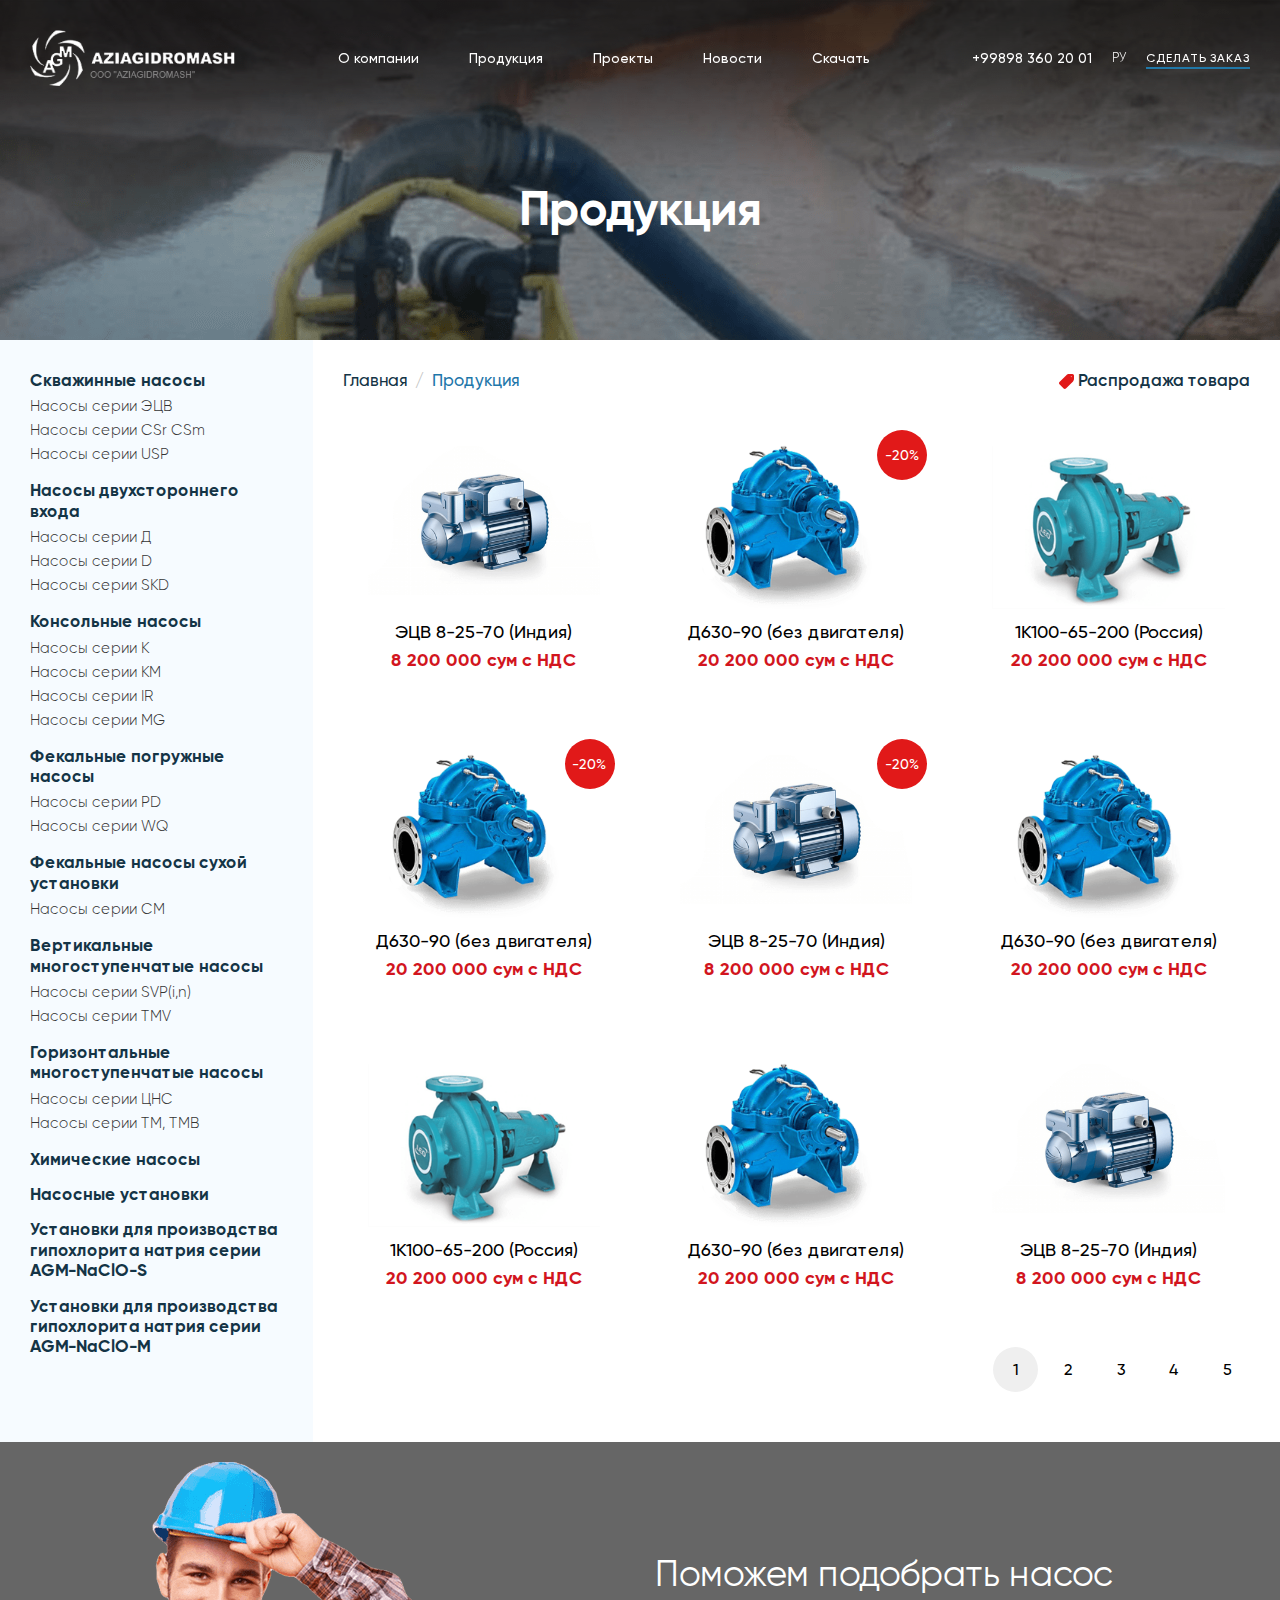
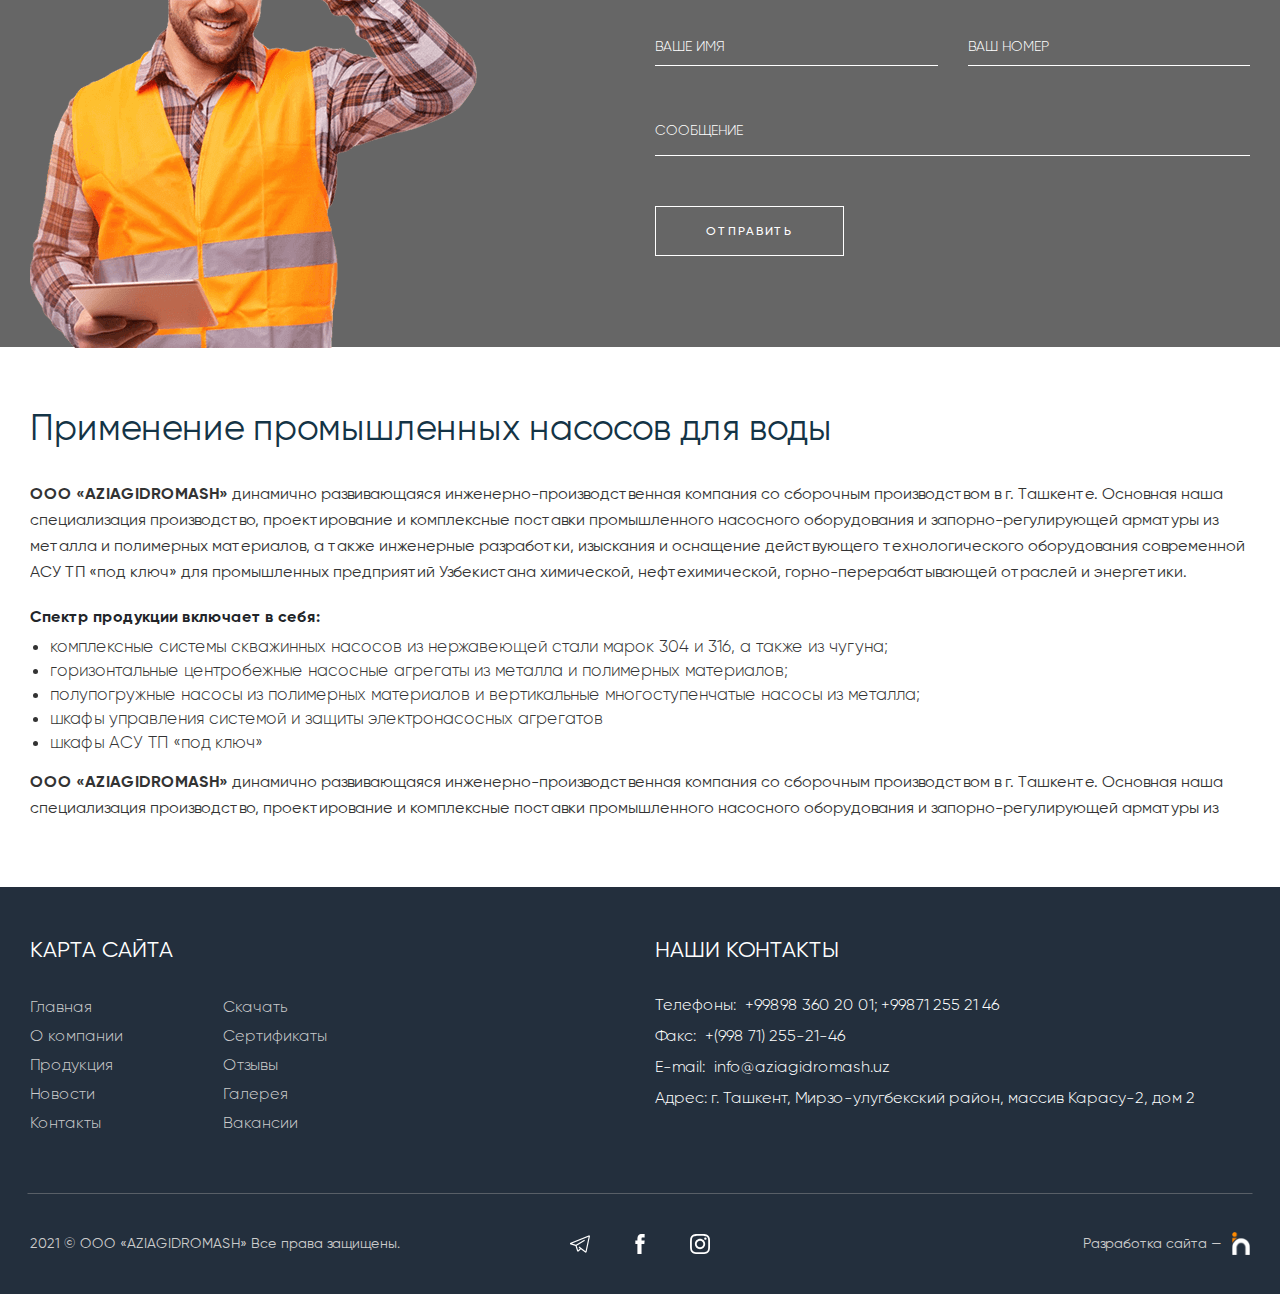
<file: catalog.html>
<!doctype html>
<html lang="ru">
<head>
    <meta charset="UTF-8">
    <meta name="viewport" content="width=device-width,initial-scale=1">
    <meta http-equiv="X-UA-Compatible" content="ie=edge">
    <title>Document</title>
    <link rel="shortcut icon" href="img/favicon.ico" type="image/x-icon">
    <link rel="icon" href="img/favicon.ico" type="image/x-icon">
    <link rel="stylesheet" href="css/libs.css">
    <link rel="stylesheet" href="css/style.css">
</head>
<body>

<svg style="display: none">
    <symbol id="mouse" viewBox="0 0 40 40">
        <path d="M19.9689 0C13.4811 0 8.20312 5.27801 8.20312 11.7657V28.2343C8.20312 34.722 13.4811 40 19.9689 40C26.4566 40 31.7346 34.722 31.7346 28.2343V11.7657C31.7346 5.27801 26.4566 0 19.9689 0ZM29.3347 28.2343C29.3347 33.3984 25.1331 37.6001 19.9689 37.6001C14.8047 37.6001 10.603 33.3984 10.603 28.2343V11.7657C10.603 6.60156 14.8047 2.3999 19.9689 2.3999C25.1331 2.3999 29.3347 6.60156 29.3347 11.7657V28.2343Z"></path>
        <path d="M19.969 7.95703C19.3062 7.95703 18.769 8.49414 18.769 9.15698V14.6801C18.769 15.3426 19.3062 15.88 19.969 15.88C20.6315 15.88 21.1689 15.3426 21.1689 14.6801V9.15698C21.1689 8.49414 20.6318 7.95703 19.969 7.95703Z"></path>
    </symbol>
    <symbol id="call" viewBox="0 0 40 40">
        <path d="M36.8421 26.3369C34.3747 26.3369 31.9579 25.9516 29.6653 25.1937C28.5474 24.8084 27.28 25.1053 26.5432 25.8548L22.0022 29.2843C16.7937 26.5053 13.459 23.1726 10.7138 17.9979L14.0506 13.5643C14.8906 12.7222 15.1917 11.4947 14.8317 10.3432C14.0716 8.04001 13.6843 5.62106 13.6843 3.1579C13.6843 1.41681 12.2674 0 10.5264 0H3.1579C1.41681 0 0 1.41681 0 3.1579C0 23.4716 16.5284 40 36.8421 40C38.5832 40 40 38.5832 40 36.8421V29.4948C40 27.7537 38.5832 26.3369 36.8421 26.3369ZM37.8948 36.8421C37.8948 37.4232 37.4211 37.8948 36.8421 37.8948C17.6884 37.8948 2.10523 22.3116 2.10523 3.1579C2.10523 2.57684 2.57892 2.10523 3.1579 2.10523H10.5264C11.1053 2.10523 11.579 2.57684 11.579 3.1579C11.579 5.84635 12.0001 8.48636 12.8253 10.9895C12.9474 11.3831 12.8485 11.7895 12.4632 12.1895L8.63162 17.2631C8.38955 17.5852 8.35165 18.0168 8.53481 18.3747C11.6569 24.5074 15.4485 28.3011 21.6254 31.4653C21.9811 31.6505 22.4169 31.6126 22.739 31.3685L27.9222 27.4401C28.2044 27.1622 28.619 27.0653 28.9938 27.1895C31.5118 28.0211 34.1518 28.4421 36.8423 28.4421C37.4213 28.4421 37.895 28.9137 37.895 29.4948V36.8421H37.8948Z"/>
    </symbol>
    <symbol id="choice" viewBox="0 0 40 40">
        <path d="M32.3889 -0.078125H25.1495C23.461 -0.078125 22.0874 1.29547 22.0874 2.98371V10.2234C22.0874 11.9116 23.461 13.2852 25.1495 13.2852H32.3889C34.0772 13.2852 35.4508 11.9116 35.4508 10.2234V2.98371C35.4511 1.29547 34.0775 -0.078125 32.3889 -0.078125ZM33.1073 10.2234C33.1073 10.6192 32.7851 10.9415 32.3889 10.9415H25.1495C24.7534 10.9415 24.4315 10.6192 24.4315 10.2234V2.98371C24.4315 2.5879 24.7534 2.26563 25.1495 2.26563H32.3889C32.7851 2.26563 33.1073 2.5879 33.1073 2.98371V10.2234Z"/>
        <path d="M26.781 16.211C26.2185 16.211 25.6885 16.3504 25.2231 16.5967C24.6234 15.6983 23.6007 15.1056 22.442 15.1056C21.8435 15.1056 21.2814 15.2637 20.7949 15.5405C20.1861 14.7138 19.2062 14.1764 18.103 14.1764C17.7557 14.1764 17.4206 14.2295 17.1054 14.3283V13.2852H17.3837C19.0722 13.2852 20.4458 11.9116 20.4458 10.2231V2.98371C20.4458 1.29547 19.0722 -0.078125 17.3837 -0.078125H10.1443C8.45606 -0.078125 7.08246 1.29547 7.08246 2.98371V10.2234C7.08246 11.9116 8.45606 13.2852 10.1443 13.2852H10.4229V20.5448C10.2416 20.3632 10.0381 20.2012 9.8147 20.0623C9.09479 19.6152 8.25067 19.4596 7.42303 19.6189C6.53283 19.6546 5.73419 20.0431 5.21539 20.6971C4.67034 21.384 4.48113 22.305 4.69567 23.2242L6.2359 29.8151C7.1142 35.3141 11.4038 39.4282 11.5866 39.6012C11.8041 39.8072 12.0925 39.922 12.3922 39.922H25.5728C25.9674 39.922 26.3351 39.7233 26.5521 39.3937C28.8864 35.8427 30.1208 31.7197 30.1211 27.4705L30.1224 19.5523C30.1224 19.5523 30.1224 19.5523 30.1224 19.552C30.1224 17.7097 28.6233 16.211 26.781 16.211V16.211ZM12.8845 37.5782C11.9399 36.5736 9.15674 33.3295 8.54425 29.4092C8.53967 29.3802 8.53418 29.3516 8.52747 29.3235L6.97778 22.6911C6.92621 22.4695 6.95215 22.2785 7.05133 22.1537C7.15021 22.0289 7.31988 21.9635 7.54633 21.9419C7.66016 21.9312 7.70746 21.9178 7.81305 21.9114C8.07886 21.8952 8.35138 21.9126 8.57782 22.0533C8.80426 22.194 8.96204 22.4143 9.02277 22.6737L10.3594 28.3945C10.4711 28.8721 10.8685 29.2298 11.3549 29.2908L11.4489 29.3024C11.7825 29.3442 12.1179 29.2408 12.3699 29.0183C12.622 28.7958 12.7664 28.4757 12.7664 28.1397V9.51509C12.7664 8.96486 13.2138 8.51747 13.764 8.51747C14.3139 8.51747 14.7616 8.96486 14.7616 9.51509V20.5042C14.7616 21.1512 15.2862 21.6761 15.9335 21.6761C16.5808 21.6761 17.1054 21.1512 17.1054 20.5042V17.5177C17.1054 16.9675 17.5528 16.5201 18.103 16.5201C18.6529 16.5201 19.1006 16.9675 19.1006 17.5177V20.6376C19.1006 21.2848 19.6252 21.8094 20.2725 21.8094C20.9198 21.8094 21.4444 21.2848 21.4444 20.6376V18.447C21.4444 17.8971 21.8921 17.4494 22.442 17.4494C22.9922 17.4494 23.4396 17.8971 23.4396 18.447V21.456C23.4396 22.103 23.9642 22.6279 24.6115 22.6279C25.2588 22.6279 25.7834 22.103 25.7834 21.456V19.5523C25.7834 19.0021 26.2311 18.5544 26.781 18.5544C27.3312 18.5544 27.7786 19.0021 27.7786 19.552L27.7774 27.4701C27.7771 31.052 26.7938 34.5332 24.9286 37.5782H12.8845ZM9.42621 10.2234V2.98371C9.42621 2.5879 9.74848 2.26563 10.1443 2.26563H17.3837C17.7798 2.26563 18.1021 2.5879 18.1021 2.98371V10.2234C18.1021 10.6192 17.7798 10.9415 17.3837 10.9415H17.1054V9.51479C17.1054 7.67244 15.6063 6.17341 13.764 6.17341C11.9216 6.17341 10.4226 7.67244 10.4226 9.51479V10.9415H10.1443C9.74848 10.9415 9.42621 10.6192 9.42621 10.2234Z"/>
    </symbol>
    <symbol id="telegram" viewBox="0 0 20 20">
        <path d="M19.2071 1.32333L0 9.09306V10.2161L5.50115 11.9144L7.24095 17.496L8.62976 17.4958L10.8689 15.2048L15.5958 18.6767L16.5158 18.3266L20 1.98881L19.2071 1.32333ZM15.5587 17.1952L9.33337 12.6227L8.63953 13.5673L9.91493 14.5041L8.10329 16.3239L6.68173 11.7633L14.9156 6.8471L14.3148 5.8408L5.95976 10.8293L1.91775 9.58156L18.6236 2.82369L15.5587 17.1952Z"></path>
    </symbol>
    <symbol id="facebook" viewBox="0 0 20 20">
        <path d="M11.5415 6.55327V4.83C11.5415 4.57131 11.5534 4.37093 11.5775 4.22938C11.6017 4.08762 11.6565 3.9482 11.7416 3.81056C11.8266 3.67301 11.9641 3.57805 12.1542 3.52543C12.3444 3.47272 12.5972 3.44645 12.9129 3.44645H14.6361V0H11.8813C10.2873 0 9.14242 0.378183 8.44659 1.13455C7.75084 1.89108 7.40301 3.00544 7.40301 4.47805V6.55323H5.33965V9.99994H7.40288V19.9999H11.5414V9.99998H14.2961L14.6602 6.55327H11.5415V6.55327Z"></path>
    </symbol>
    <symbol id="instagram" viewBox="0 0 20 20">
        <path d="M19.9804 5.88005C19.9335 4.81738 19.7617 4.0868 19.5155 3.45374C19.2616 2.78176 18.8709 2.18014 18.359 1.68002C17.8589 1.1721 17.2533 0.777435 16.5891 0.527447C15.9524 0.281274 15.2256 0.109427 14.1629 0.0625732C13.0923 0.0117516 12.7524 0 10.0371 0C7.32169 0 6.98182 0.0117516 5.91517 0.0586052C4.8525 0.105459 4.12192 0.277459 3.48901 0.523479C2.81688 0.777435 2.21527 1.16814 1.71514 1.68002C1.20723 2.18014 0.812712 2.78573 0.562572 3.44992C0.3164 4.0868 0.144552 4.81341 0.0976989 5.87609C0.0468773 6.9467 0.0351257 7.28658 0.0351257 10.002C0.0351257 12.7173 0.0468773 13.0572 0.0937308 14.1239C0.140584 15.1865 0.312584 15.9171 0.558756 16.5502C0.812712 17.2221 1.20723 17.8238 1.71514 18.3239C2.21527 18.8318 2.82085 19.2265 3.48504 19.4765C4.12192 19.7226 4.84853 19.8945 5.91136 19.9413C6.97785 19.9883 7.31788 19.9999 10.0332 19.9999C12.7486 19.9999 13.0885 19.9883 14.1551 19.9413C15.2178 19.8945 15.9484 19.7226 16.5813 19.4765C17.9254 18.9568 18.9881 17.8941 19.5077 16.5502C19.7538 15.9133 19.9258 15.1865 19.9726 14.1239C20.0195 13.0572 20.0312 12.7173 20.0312 10.002C20.0312 7.28658 20.0273 6.9467 19.9804 5.88005ZM18.1794 14.0457C18.1363 15.0225 17.9723 15.5499 17.8355 15.9015C17.4994 16.7728 16.8079 17.4643 15.9366 17.8004C15.585 17.9372 15.0538 18.1012 14.0808 18.1441C13.0259 18.1911 12.7095 18.2027 10.041 18.2027C7.37252 18.2027 7.05217 18.1911 6.0011 18.1441C5.02434 18.1012 4.4969 17.9372 4.14527 17.8004C3.71168 17.6402 3.31701 17.3862 2.99667 17.0541C2.66457 16.7298 2.41062 16.3391 2.25037 15.9055C2.11362 15.5539 1.94956 15.0225 1.90667 14.0497C1.85967 12.9948 1.84807 12.6783 1.84807 10.0097C1.84807 7.34122 1.85967 7.02087 1.90667 5.96995C1.94956 4.99319 2.11362 4.46575 2.25037 4.11412C2.41062 3.68038 2.66457 3.28586 3.00064 2.96536C3.3248 2.63327 3.7155 2.37931 4.14923 2.21921C4.50087 2.08247 5.03228 1.9184 6.00506 1.87537C7.05996 1.82851 7.37648 1.81676 10.0448 1.81676C12.7173 1.81676 13.0337 1.82851 14.0848 1.87537C15.0615 1.9184 15.589 2.08247 15.9406 2.21921C16.3742 2.37931 16.7689 2.63327 17.0892 2.96536C17.4213 3.28967 17.6753 3.68038 17.8355 4.11412C17.9723 4.46575 18.1363 4.99701 18.1794 5.96995C18.2262 7.02484 18.238 7.34122 18.238 10.0097C18.238 12.6783 18.2262 12.9908 18.1794 14.0457Z"></path>
        <path d="M10.0371 4.86423C7.20069 4.86423 4.89937 7.1654 4.89937 10.0019C4.89937 12.8385 7.20069 15.1397 10.0371 15.1397C12.8736 15.1397 15.1748 12.8385 15.1748 10.0019C15.1748 7.1654 12.8736 4.86423 10.0371 4.86423ZM10.0371 13.3347C8.19698 13.3347 6.70438 11.8422 6.70438 10.0019C6.70438 8.16169 8.19698 6.66924 10.0371 6.66924C11.8774 6.66924 13.3698 8.16169 13.3698 10.0019C13.3698 11.8422 11.8774 13.3347 10.0371 13.3347V13.3347Z"></path>
        <path d="M16.5775 4.6611C16.5775 5.32346 16.0405 5.86052 15.378 5.86052C14.7156 5.86052 14.1785 5.32346 14.1785 4.6611C14.1785 3.99858 14.7156 3.46167 15.378 3.46167C16.0405 3.46167 16.5775 3.99858 16.5775 4.6611V4.6611Z"></path>
    </symbol>
    <symbol id="sale" viewBox="0 0 15 15">
        <path d="M13.3836 0H9.91276C9.15081 0 8.13183 0.422058 7.59315 0.960846L0.471954 8.08193C0.167542 8.38623 0 8.79204 0 9.22474C0 9.65744 0.167656 10.0632 0.471954 10.3675L4.63234 14.528C4.93664 14.8323 5.34256 15 5.77515 15C6.20785 15 6.61366 14.8323 6.91807 14.528L14.0392 7.40685C14.5779 6.86817 15 5.84919 15 5.08724V1.61613C14.9999 0.724983 14.2748 0 13.3836 0ZM12.5412 3.10547C12.4594 3.18718 12.3461 3.2341 12.2304 3.2341C12.1146 3.2341 12.0015 3.18718 11.9198 3.10547C11.8378 3.02376 11.791 2.91046 11.791 2.79465C11.791 2.67895 11.8378 2.56588 11.9198 2.48405C12.0015 2.40234 12.1146 2.35554 12.2304 2.35554C12.3461 2.35554 12.4594 2.40234 12.5412 2.48405C12.6229 2.56588 12.6699 2.67895 12.6699 2.79465C12.6699 2.91046 12.6229 3.02376 12.5412 3.10547Z"/>
    </symbol>
</svg>

<div id="wrapper">

    <header class="header">
        <div class="container">
            <div class="header-wrap">
                <div class="logo">
                    <a href="#"><img src="img/logo.png" alt=""></a>
                </div>
                <nav class="navbar">
                    <ul class="nav-list">
                        <li class="nav-item">
                            <a href="#" class="nav-link hover-line">О компании</a>
                        </li>
                        <li class="nav-item">
                            <a href="#" class="nav-link hover-line">Продукция</a>
                        </li>
                        <li class="nav-item">
                            <a href="#" class="nav-link hover-line">Проекты</a>
                        </li>
                        <li class="nav-item">
                            <a href="#" class="nav-link hover-line">Новости</a>
                        </li>
                        <li class="nav-item">
                            <a href="#" class="nav-link hover-line">Скачать</a>
                        </li>
                    </ul>
                </nav>
                <div class="header-contacts">
                    <a href="tel:998983602001" class="header-phone hover-line">
                        <svg width="40" height="40">
                            <use xlink:href="#call"></use>
                        </svg>
                        <span>+99898 360 20 01</span>
                    </a>
                    <a href="#" class="lang-link hover-line">РУ</a>
                    <a href="#" class="order-link hover-line">
                        <svg width="40" height="40">
                            <use xlink:href="#choice"></use>
                        </svg>
                        <span>Сделать заказ</span>
                    </a>
                </div>
                <div class="header__hamburger">
                    <span></span><span></span><span></span><span></span>
                </div>
            </div>
        </div>
    </header>

    <main class="main">

        <section class="hero-sm">
            <div class="container">
                <h1 class="text-center">Продукция</h1>
            </div>
        </section>

        <section class="content">
            <div class="container">
                <div class="row content-wrap">
                    <div class="col-lg-3">
                        <aside class="sidebar">
                            <div class="sidebar-accordion">
                                <h5 class="accordion__link" data-toggle="collapse" data-target="#sidebar-accordion-1">
                                    Скважинные насосы</h5>
                                <ul id="sidebar-accordion-1" class="accordion-list collapse">
                                    <li><a href="#">Насосы серии ЭЦВ</a></li>
                                    <li><a href="#">Насосы серии CSr CSm</a></li>
                                    <li><a href="#">Насосы серии USP</a></li>
                                </ul>
                            </div>
                            <div class="sidebar-accordion">
                                <h5 class="accordion__link" data-toggle="collapse" data-target="#sidebar-accordion-2">
                                    Насосы двухстороннего входа</h5>
                                <ul id="sidebar-accordion-2" class="accordion-list collapse">
                                    <li><a href="#">Насосы серии Д</a></li>
                                    <li><a href="#">Насосы серии D</a></li>
                                    <li><a href="#">Насосы серии SKD</a></li>
                                </ul>
                            </div>
                            <div class="sidebar-accordion">
                                <h5 class="accordion__link" data-toggle="collapse" data-target="#sidebar-accordion-3">
                                    Консольные насосы</h5>
                                <ul id="sidebar-accordion-3" class="accordion-list collapse">
                                    <li><a href="#">Насосы серии К</a></li>
                                    <li><a href="#">Насосы серии КМ</a></li>
                                    <li><a href="#">Насосы серии IR</a></li>
                                    <li><a href="#">Насосы серии MG</a></li>
                                </ul>
                            </div>
                            <div class="sidebar-accordion">
                                <h5 class="accordion__link" data-toggle="collapse" data-target="#sidebar-accordion-4">
                                    Фекальные погружные насосы</h5>
                                <ul id="sidebar-accordion-4" class="accordion-list collapse">
                                    <li><a href="#">Насосы серии PD</a></li>
                                    <li><a href="#">Насосы серии WQ</a></li>
                                </ul>
                            </div>
                            <div class="sidebar-accordion">
                                <h5 class="accordion__link" data-toggle="collapse" data-target="#sidebar-accordion-5">
                                    Фекальные насосы сухой установки</h5>
                                <ul id="sidebar-accordion-5" class="accordion-list collapse">
                                    <li><a href="#">Насосы серии СМ</a></li>
                                </ul>
                            </div>
                            <div class="sidebar-accordion">
                                <h5 class="accordion__link" data-toggle="collapse" data-target="#sidebar-accordion-6">
                                    Вертикальные многоступенчатые насосы</h5>
                                <ul id="sidebar-accordion-6" class="accordion-list collapse">
                                    <li><a href="#">Насосы серии SVP(i,n)</a></li>
                                    <li><a href="#">Насосы серии TMV</a></li>
                                </ul>
                            </div>
                            <div class="sidebar-accordion">
                                <h5 class="accordion__link" data-toggle="collapse" data-target="#sidebar-accordion-7">
                                    Горизонтальные многоступенчатые насосы</h5>
                                <ul id="sidebar-accordion-7" class="accordion-list collapse">
                                    <li><a href="#">Насосы серии ЦНС</a></li>
                                    <li><a href="#">Насосы серии TM, TMB</a></li>
                                </ul>
                            </div>
                            <div class="sidebar-accordion">
                                <h5 class="accordion__link" data-toggle="collapse" data-target="#sidebar-accordion-8">
                                    Химические насосы</h5>
                            </div>
                            <div class="sidebar-accordion">
                                <h5 class="accordion__link" data-toggle="collapse" data-target="#sidebar-accordion-9">
                                    Насосные установки</h5>
                            </div>
                            <div class="sidebar-accordion">
                                <h5 class="accordion__link" data-toggle="collapse" data-target="#sidebar-accordion-10">
                                    Установки для производства гипохлорита натрия серии AGM-NaClO-S</h5>
                            </div>
                            <div class="sidebar-accordion">
                                <h5 class="accordion__link" data-toggle="collapse" data-target="#sidebar-accordion-11">
                                    Установки для производства гипохлорита натрия серии AGM-NaClO-M</h5>
                            </div>
                        </aside>
                    </div>
                    <div class="col-lg-9">
                        <article class="sidebar-content">
                            <nav aria-label="breadcrumb">
                                <ol class="breadcrumb">
                                    <li class="breadcrumb-item"><a href="#">Главная</a></li>
                                    <li class="breadcrumb-item active" aria-current="page">Продукция</li>
                                </ol>
                                <a href="#" class="sale-link">
                                    <svg width="15" height="15">
                                        <use xlink:href="#sale"></use>
                                    </svg>
                                    <span>Распродажа товара</span>
                                </a>
                            </nav>
                            <div class="row catalog-wrap">
                                <div class="col-lg-4 col-6">
                                    <a href="#" class="product-item">
                                        <div class="product-item__header">
                                            <img src="img/catalog/001.png" alt="">
                                        </div>
                                        <div class="product-item__body">
                                            <p>ЭЦВ 8-25-70 (Индия)</p>
                                            <strong>8 200 000 сум с НДС</strong>
                                        </div>
                                    </a>
                                </div>
                                <div class="col-lg-4 col-6">
                                    <a href="#" class="product-item">
                                        <span class="sale">-20%</span>
                                        <div class="product-item__header">
                                            <img src="img/catalog/002.png" alt="">
                                        </div>
                                        <div class="product-item__body">
                                            <p>Д630-90 (без двигателя)</p>
                                            <strong>20 200 000 сум с НДС</strong>
                                        </div>
                                    </a>
                                </div>
                                <div class="col-lg-4 col-6">
                                    <a href="#" class="product-item">
                                        <div class="product-item__header">
                                            <img src="img/catalog/003.png" alt="">
                                        </div>
                                        <div class="product-item__body">
                                            <p>1К100-65-200 (Россия)</p>
                                            <strong>20 200 000 сум с НДС</strong>
                                        </div>
                                    </a>
                                </div>
                                <div class="col-lg-4 col-6">
                                    <a href="#" class="product-item">
                                        <span class="sale">-20%</span>
                                        <div class="product-item__header">
                                            <img src="img/catalog/004.png" alt="">
                                        </div>
                                        <div class="product-item__body">
                                            <p>Д630-90 (без двигателя)</p>
                                            <strong>20 200 000 сум с НДС</strong>
                                        </div>
                                    </a>
                                </div>
                                <div class="col-lg-4 col-6">
                                    <a href="#" class="product-item">
                                        <span class="sale">-20%</span>
                                        <div class="product-item__header">
                                            <img src="img/catalog/001.png" alt="">
                                        </div>
                                        <div class="product-item__body">
                                            <p>ЭЦВ 8-25-70 (Индия)</p>
                                            <strong>8 200 000 сум с НДС</strong>
                                        </div>
                                    </a>
                                </div>
                                <div class="col-lg-4 col-6">
                                    <a href="#" class="product-item">
                                        <div class="product-item__header">
                                            <img src="img/catalog/002.png" alt="">
                                        </div>
                                        <div class="product-item__body">
                                            <p>Д630-90 (без двигателя)</p>
                                            <strong>20 200 000 сум с НДС</strong>
                                        </div>
                                    </a>
                                </div>
                                <div class="col-lg-4 col-6">
                                    <a href="#" class="product-item">
                                        <div class="product-item__header">
                                            <img src="img/catalog/003.png" alt="">
                                        </div>
                                        <div class="product-item__body">
                                            <p>1К100-65-200 (Россия)</p>
                                            <strong>20 200 000 сум с НДС</strong>
                                        </div>
                                    </a>
                                </div>
                                <div class="col-lg-4 col-6">
                                    <a href="#" class="product-item">
                                        <div class="product-item__header">
                                            <img src="img/catalog/004.png" alt="">
                                        </div>
                                        <div class="product-item__body">
                                            <p>Д630-90 (без двигателя)</p>
                                            <strong>20 200 000 сум с НДС</strong>
                                        </div>
                                    </a>
                                </div>
                                <div class="col-lg-4 col-6">
                                    <a href="#" class="product-item">
                                        <div class="product-item__header">
                                            <img src="img/catalog/001.png" alt="">
                                        </div>
                                        <div class="product-item__body">
                                            <p>ЭЦВ 8-25-70 (Индия)</p>
                                            <strong>8 200 000 сум с НДС</strong>
                                        </div>
                                    </a>
                                </div>
                                <div class="col-lg-12 d-flex justify-content-end">
                                    <ul class="pagination">
                                        <li><a href="#" class="active">1</a></li>
                                        <li><a href="#">2</a></li>
                                        <li><a href="#">3</a></li>
                                        <li><a href="#">4</a></li>
                                        <li><a href="#">5</a></li>
                                    </ul>
                                </div>
                            </div>
                        </article>
                    </div>
                </div>
            </div>
        </section>

        <section class="feedback">
            <div class="container">
                <div class="row feedback-wrap">
                    <div class="col-lg-6">
                        <div class="feedback-img">
                            <img src="img/feedback/image001.png" alt="">
                        </div>
                    </div>
                    <div class="col-lg-6">
                        <form class="form-feedback">
                            <h2>Поможем подобрать насос</h2>
                            <div class="form-wrap">
                                <div class="row">
                                    <div class="col-lg-6">
                                        <div class="form-group">
                                            <label for="f_name" class="sr-only"></label>
                                            <input id="f_name" type="text" class="form-control" placeholder="Ваше имя">
                                        </div>
                                    </div>
                                    <div class="col-lg-6">
                                        <div class="form-group">
                                            <label for="f_phone" class="sr-only"></label>
                                            <input id="f_phone" type="text" class="form-control"
                                                   placeholder="Ваш номер">
                                        </div>
                                    </div>
                                </div>
                                <div class="form-group">
                                    <label for="f_message" class="sr-only"></label>
                                    <textarea id="f_message" class="form-control" rows="5"
                                              placeholder="Сообщение"></textarea>
                                </div>
                            </div>
                            <button type="submit" class="btn btn-out">Отправить</button>
                        </form>
                    </div>
                </div>
            </div>
        </section>

        <section class="block-scroll">
            <div class="container">
                <div class="block-scroll__wrap">
                    <h2>Применение промышленных насосов для воды</h2>
                    <p><b>ООО «AZIAGIDROMASH»</b> динамично развивающаяся инженерно-производственная компания со
                        сборочным
                        производством в г. Ташкенте. Основная наша специализация производство, проектирование и
                        комплексные
                        поставки промышленного насосного оборудования и запорно-регулирующей арматуры из металла и
                        полимерных материалов, а также инженерные разработки, изыскания и оснащение действующего
                        технологического оборудования современной АСУ ТП «под ключ» для промышленных предприятий
                        Узбекистана
                        химической, нефтехимической, горно-перерабатывающей отраслей и энергетики.</p>
                    <b>Спектр продукции включает в себя:</b>
                    <ul>
                        <li>комплексные системы скважинных насосов из нержавеющей стали марок 304 и 316, а также из
                            чугуна;
                        </li>
                        <li>горизонтальные центробежные насосные агрегаты из металла и полимерных материалов;</li>
                        <li>полупогружные насосы из полимерных материалов и вертикальные многоступенчатые насосы из
                            металла;
                        </li>
                        <li>шкафы управления системой и защиты электронасосных агрегатов</li>
                        <li>шкафы АСУ ТП «под ключ»</li>
                    </ul>
                    <p><b>ООО «AZIAGIDROMASH»</b> динамично развивающаяся инженерно-производственная компания со
                        сборочным
                        производством в г. Ташкенте. Основная наша специализация производство, проектирование и
                        комплексные
                        поставки промышленного насосного оборудования и запорно-регулирующей арматуры из металла и
                        полимерных материалов, а также инженерные разработки, изыскания и оснащение действующего
                        технологического оборудования современной АСУ ТП «под ключ» для промышленных предприятий
                        Узбекистана
                        химической, нефтехимической, горно-перерабатывающей отраслей и энергетики.</p>
                    <b>Спектр продукции включает в себя:</b>
                    <ul>
                        <li>комплексные системы скважинных насосов из нержавеющей стали марок 304 и 316, а также из
                            чугуна;
                        </li>
                        <li>горизонтальные центробежные насосные агрегаты из металла и полимерных материалов;</li>
                        <li>полупогружные насосы из полимерных материалов и вертикальные многоступенчатые насосы из
                            металла;
                        </li>
                        <li>шкафы управления системой и защиты электронасосных агрегатов</li>
                        <li>шкафы АСУ ТП «под ключ»</li>
                    </ul>
                    <p><b>ООО «AZIAGIDROMASH»</b> динамично развивающаяся инженерно-производственная компания со
                        сборочным
                        производством в г. Ташкенте. Основная наша специализация производство, проектирование и
                        комплексные
                        поставки промышленного насосного оборудования и запорно-регулирующей арматуры из металла и
                        полимерных материалов, а также инженерные разработки, изыскания и оснащение действующего
                        технологического оборудования современной АСУ ТП «под ключ» для промышленных предприятий
                        Узбекистана
                        химической, нефтехимической, горно-перерабатывающей отраслей и энергетики.</p>
                    <b>Спектр продукции включает в себя:</b>
                    <ul>
                        <li>комплексные системы скважинных насосов из нержавеющей стали марок 304 и 316, а также из
                            чугуна;
                        </li>
                        <li>горизонтальные центробежные насосные агрегаты из металла и полимерных материалов;</li>
                        <li>полупогружные насосы из полимерных материалов и вертикальные многоступенчатые насосы из
                            металла;
                        </li>
                        <li>шкафы управления системой и защиты электронасосных агрегатов</li>
                        <li>шкафы АСУ ТП «под ключ»</li>
                    </ul>
                    <p><b>ООО «AZIAGIDROMASH»</b> динамично развивающаяся инженерно-производственная компания со
                        сборочным
                        производством в г. Ташкенте. Основная наша специализация производство, проектирование и
                        комплексные
                        поставки промышленного насосного оборудования и запорно-регулирующей арматуры из металла и
                        полимерных материалов, а также инженерные разработки, изыскания и оснащение действующего
                        технологического оборудования современной АСУ ТП «под ключ» для промышленных предприятий
                        Узбекистана
                        химической, нефтехимической, горно-перерабатывающей отраслей и энергетики.</p>
                    <b>Спектр продукции включает в себя:</b>
                    <ul>
                        <li>комплексные системы скважинных насосов из нержавеющей стали марок 304 и 316, а также из
                            чугуна;
                        </li>
                        <li>горизонтальные центробежные насосные агрегаты из металла и полимерных материалов;</li>
                        <li>полупогружные насосы из полимерных материалов и вертикальные многоступенчатые насосы из
                            металла;
                        </li>
                        <li>шкафы управления системой и защиты электронасосных агрегатов</li>
                        <li>шкафы АСУ ТП «под ключ»</li>
                    </ul>
                    <p><b>ООО «AZIAGIDROMASH»</b> динамично развивающаяся инженерно-производственная компания со
                        сборочным
                        производством в г. Ташкенте. Основная наша специализация производство, проектирование и
                        комплексные
                        поставки промышленного насосного оборудования и запорно-регулирующей арматуры из металла и
                        полимерных материалов, а также инженерные разработки, изыскания и оснащение действующего
                        технологического оборудования современной АСУ ТП «под ключ» для промышленных предприятий
                        Узбекистана
                        химической, нефтехимической, горно-перерабатывающей отраслей и энергетики.</p>
                    <b>Спектр продукции включает в себя:</b>
                    <ul>
                        <li>комплексные системы скважинных насосов из нержавеющей стали марок 304 и 316, а также из
                            чугуна;
                        </li>
                        <li>горизонтальные центробежные насосные агрегаты из металла и полимерных материалов;</li>
                        <li>полупогружные насосы из полимерных материалов и вертикальные многоступенчатые насосы из
                            металла;
                        </li>
                        <li>шкафы управления системой и защиты электронасосных агрегатов</li>
                        <li>шкафы АСУ ТП «под ключ»</li>
                    </ul>
                </div>
            </div>
        </section>

    </main>

    <footer class="footer">
        <div class="footer-top">
            <div class="container">
                <div class="row footer-top__wrap">
                    <div class="col-lg-6 footer-navbar">
                        <h3>Карта сайта</h3>
                        <div class="footer-navbar__wrap">
                            <ul class="footer-navbar__list">
                                <li><a href="#" class="hover-line">Главная</a></li>
                                <li><a href="#" class="hover-line">О компании</a></li>
                                <li><a href="#" class="hover-line">Продукция</a></li>
                                <li><a href="#" class="hover-line">Новости</a></li>
                                <li><a href="#" class="hover-line">Контакты</a></li>
                            </ul>
                            <ul class="footer-navbar__list">
                                <li><a href="#" class="hover-line">Скачать</a></li>
                                <li><a href="#" class="hover-line">Сертификаты</a></li>
                                <li><a href="#" class="hover-line">Отзывы</a></li>
                                <li><a href="#" class="hover-line">Галерея</a></li>
                                <li><a href="#" class="hover-line">Вакансии</a></li>
                            </ul>
                        </div>
                    </div>
                    <div class="col-lg-6 footer-contacts">
                        <h3>Наши Контакты</h3>
                        <ul class="footer-contacts__list">
                            <li>
                                <span>Телефоны: </span>
                                <a href="tel:998983602001" class="hover-line">+99898 360 20 01;</a>
                                <a href="tel:998712552146" class="hover-line">+99871 255 21 46</a>
                            </li>
                            <li>
                                <span>Факс: </span>
                                <a href="tel:998712552146" class="hover-line">+(998 71) 255-21-46</a>
                            </li>
                            <li>
                                <span>E-mail: </span>
                                <a href="mailto:info@aziagidromash.uz" class="hover-line">info@aziagidromash.uz</a>
                            </li>
                            <li>
                                <span>Адрес: г. Ташкент, Мирзо-улугбекский район, массив Карасу-2, дом 2</span>
                            </li>
                        </ul>
                    </div>
                </div>
            </div>
        </div>
        <div class="footer-bottom">
            <div class="container">
                <div class="row footer-bottom__wrap">
                    <div class="col-lg-4 copyright-block">
                        <p>2021 &copy; ООО «AZIAGIDROMASH» Все права защищены.</p>
                    </div>
                    <div class="col-lg-4 footer-social__list">
                        <ul>
                            <li>
                                <a href="#">
                                    <svg width="20" height="20">
                                        <use xlink:href="#telegram"></use>
                                    </svg>
                                </a>
                            </li>
                            <li>
                                <a href="#">
                                    <svg width="20" height="20">
                                        <use xlink:href="#facebook"></use>
                                    </svg>
                                </a>
                            </li>
                            <li>
                                <a href="#">
                                    <svg width="20" height="20">
                                        <use xlink:href="#instagram"></use>
                                    </svg>
                                </a>
                            </li>
                        </ul>
                    </div>
                    <div class="col-lg-4 footer-logo">
                        <div class="footer-logo">
                            <p>Разработка сайта —</p>
                            <img src="img/footer-logo.png" alt="">
                        </div>
                    </div>
                </div>
            </div>
        </div>
    </footer>

    <div id="overlay"></div>

</div>

<script src="js/libs.js"></script>
<script src="js/script.js"></script>

</body>
</html>
</file>
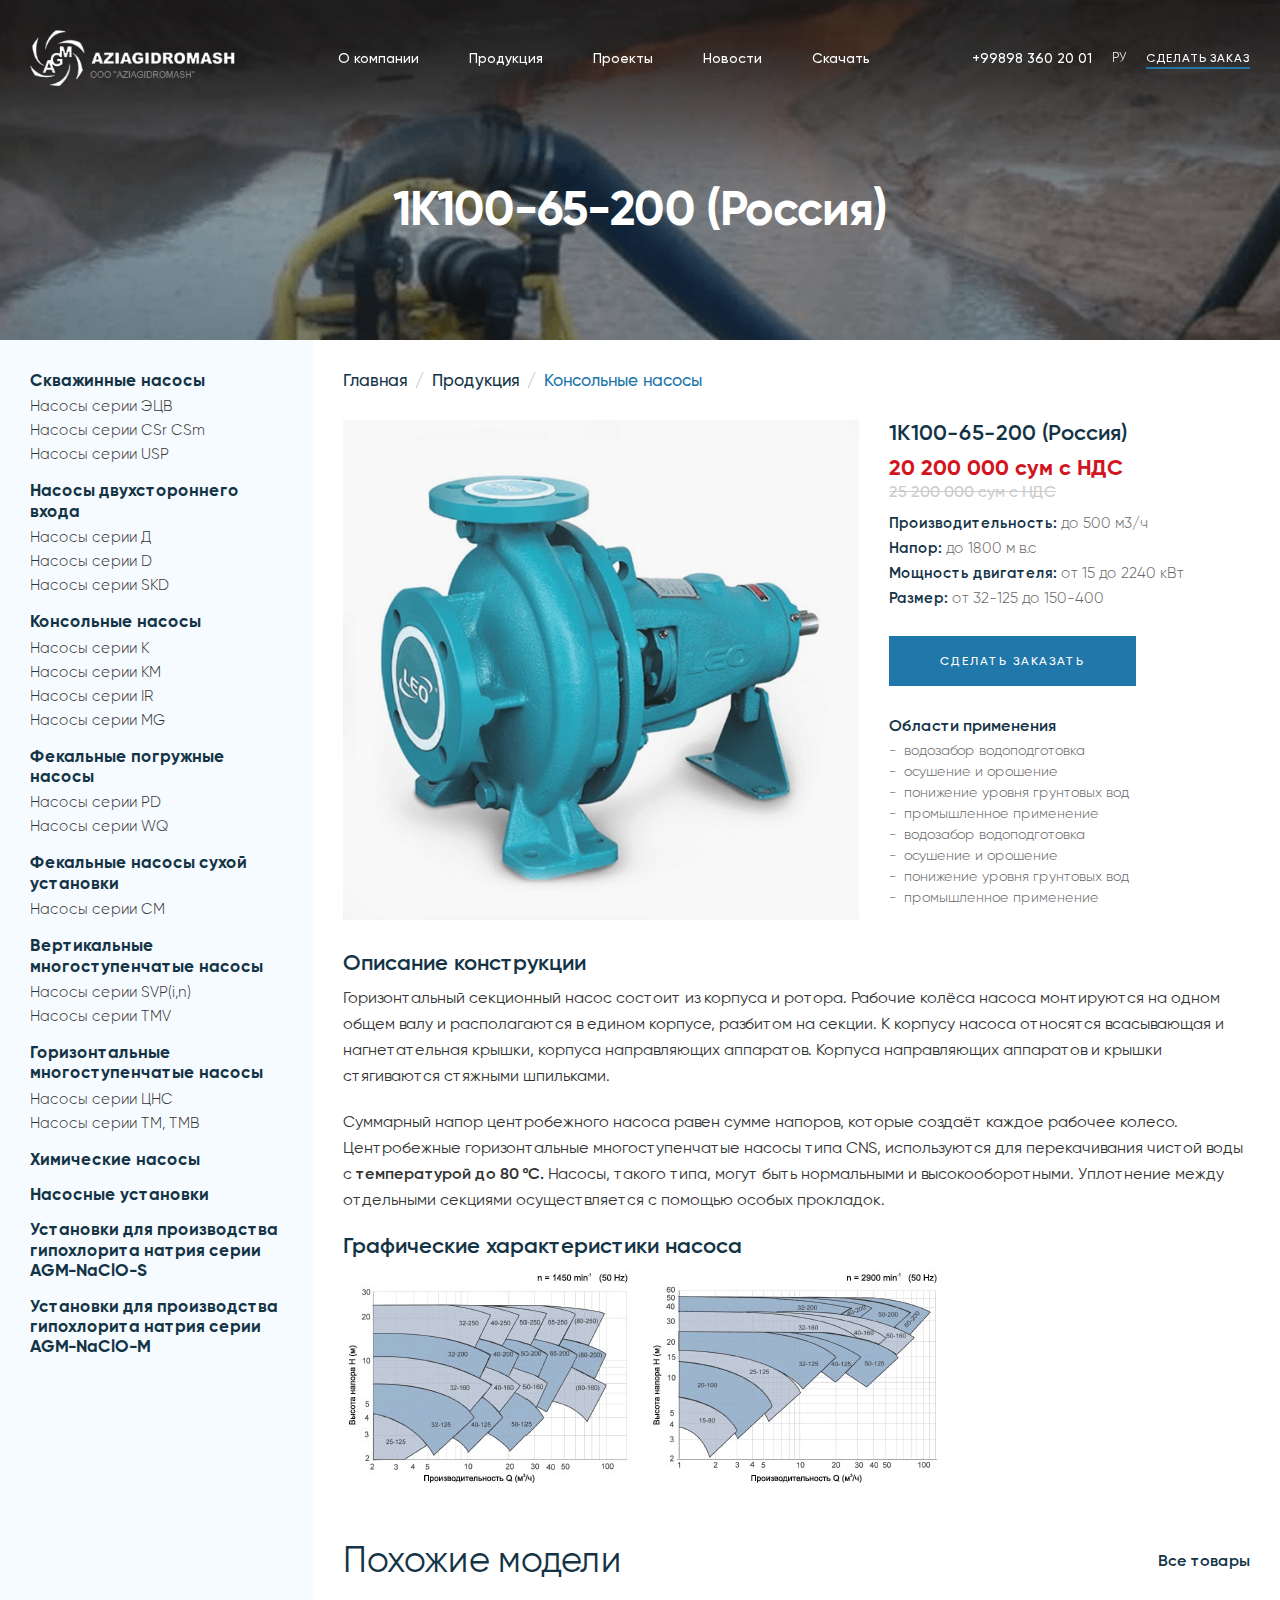
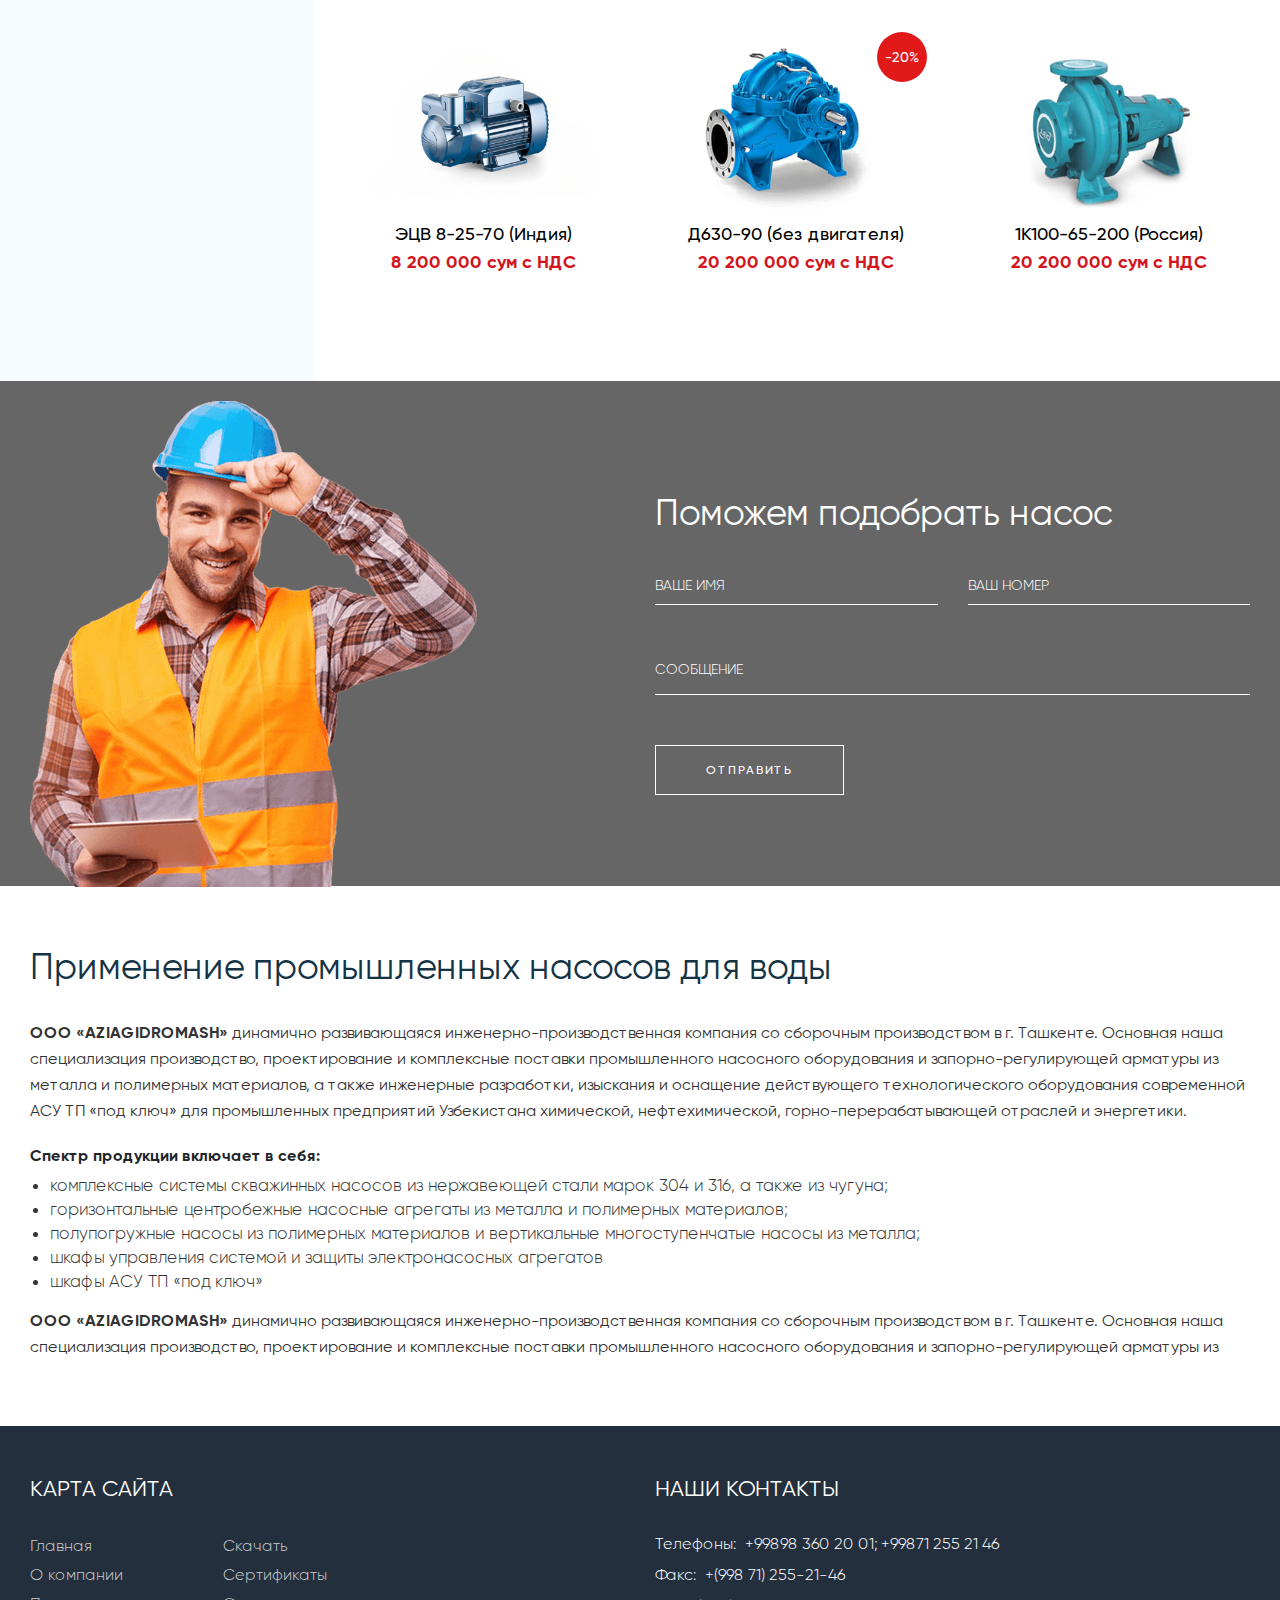
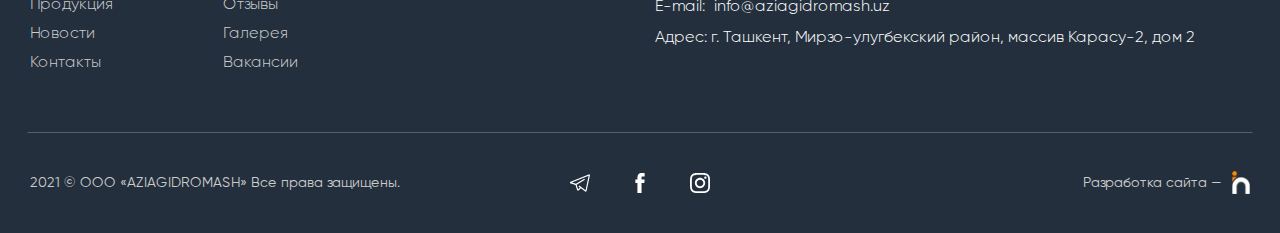
<file: product-page.html>
<!doctype html>
<html lang="ru">
<head>
    <meta charset="UTF-8">
    <meta name="viewport" content="width=device-width,initial-scale=1">
    <meta http-equiv="X-UA-Compatible" content="ie=edge">
    <title>Document</title>
    <link rel="shortcut icon" href="img/favicon.ico" type="image/x-icon">
    <link rel="icon" href="img/favicon.ico" type="image/x-icon">
    <link rel="stylesheet" href="css/libs.css">
    <link rel="stylesheet" href="css/style.css">
</head>
<body>

<svg style="display: none">
    <symbol id="mouse" viewBox="0 0 40 40">
        <path d="M19.9689 0C13.4811 0 8.20312 5.27801 8.20312 11.7657V28.2343C8.20312 34.722 13.4811 40 19.9689 40C26.4566 40 31.7346 34.722 31.7346 28.2343V11.7657C31.7346 5.27801 26.4566 0 19.9689 0ZM29.3347 28.2343C29.3347 33.3984 25.1331 37.6001 19.9689 37.6001C14.8047 37.6001 10.603 33.3984 10.603 28.2343V11.7657C10.603 6.60156 14.8047 2.3999 19.9689 2.3999C25.1331 2.3999 29.3347 6.60156 29.3347 11.7657V28.2343Z"></path>
        <path d="M19.969 7.95703C19.3062 7.95703 18.769 8.49414 18.769 9.15698V14.6801C18.769 15.3426 19.3062 15.88 19.969 15.88C20.6315 15.88 21.1689 15.3426 21.1689 14.6801V9.15698C21.1689 8.49414 20.6318 7.95703 19.969 7.95703Z"></path>
    </symbol>
    <symbol id="call" viewBox="0 0 40 40">
        <path d="M36.8421 26.3369C34.3747 26.3369 31.9579 25.9516 29.6653 25.1937C28.5474 24.8084 27.28 25.1053 26.5432 25.8548L22.0022 29.2843C16.7937 26.5053 13.459 23.1726 10.7138 17.9979L14.0506 13.5643C14.8906 12.7222 15.1917 11.4947 14.8317 10.3432C14.0716 8.04001 13.6843 5.62106 13.6843 3.1579C13.6843 1.41681 12.2674 0 10.5264 0H3.1579C1.41681 0 0 1.41681 0 3.1579C0 23.4716 16.5284 40 36.8421 40C38.5832 40 40 38.5832 40 36.8421V29.4948C40 27.7537 38.5832 26.3369 36.8421 26.3369ZM37.8948 36.8421C37.8948 37.4232 37.4211 37.8948 36.8421 37.8948C17.6884 37.8948 2.10523 22.3116 2.10523 3.1579C2.10523 2.57684 2.57892 2.10523 3.1579 2.10523H10.5264C11.1053 2.10523 11.579 2.57684 11.579 3.1579C11.579 5.84635 12.0001 8.48636 12.8253 10.9895C12.9474 11.3831 12.8485 11.7895 12.4632 12.1895L8.63162 17.2631C8.38955 17.5852 8.35165 18.0168 8.53481 18.3747C11.6569 24.5074 15.4485 28.3011 21.6254 31.4653C21.9811 31.6505 22.4169 31.6126 22.739 31.3685L27.9222 27.4401C28.2044 27.1622 28.619 27.0653 28.9938 27.1895C31.5118 28.0211 34.1518 28.4421 36.8423 28.4421C37.4213 28.4421 37.895 28.9137 37.895 29.4948V36.8421H37.8948Z"/>
    </symbol>
    <symbol id="choice" viewBox="0 0 40 40">
        <path d="M32.3889 -0.078125H25.1495C23.461 -0.078125 22.0874 1.29547 22.0874 2.98371V10.2234C22.0874 11.9116 23.461 13.2852 25.1495 13.2852H32.3889C34.0772 13.2852 35.4508 11.9116 35.4508 10.2234V2.98371C35.4511 1.29547 34.0775 -0.078125 32.3889 -0.078125ZM33.1073 10.2234C33.1073 10.6192 32.7851 10.9415 32.3889 10.9415H25.1495C24.7534 10.9415 24.4315 10.6192 24.4315 10.2234V2.98371C24.4315 2.5879 24.7534 2.26563 25.1495 2.26563H32.3889C32.7851 2.26563 33.1073 2.5879 33.1073 2.98371V10.2234Z"/>
        <path d="M26.781 16.211C26.2185 16.211 25.6885 16.3504 25.2231 16.5967C24.6234 15.6983 23.6007 15.1056 22.442 15.1056C21.8435 15.1056 21.2814 15.2637 20.7949 15.5405C20.1861 14.7138 19.2062 14.1764 18.103 14.1764C17.7557 14.1764 17.4206 14.2295 17.1054 14.3283V13.2852H17.3837C19.0722 13.2852 20.4458 11.9116 20.4458 10.2231V2.98371C20.4458 1.29547 19.0722 -0.078125 17.3837 -0.078125H10.1443C8.45606 -0.078125 7.08246 1.29547 7.08246 2.98371V10.2234C7.08246 11.9116 8.45606 13.2852 10.1443 13.2852H10.4229V20.5448C10.2416 20.3632 10.0381 20.2012 9.8147 20.0623C9.09479 19.6152 8.25067 19.4596 7.42303 19.6189C6.53283 19.6546 5.73419 20.0431 5.21539 20.6971C4.67034 21.384 4.48113 22.305 4.69567 23.2242L6.2359 29.8151C7.1142 35.3141 11.4038 39.4282 11.5866 39.6012C11.8041 39.8072 12.0925 39.922 12.3922 39.922H25.5728C25.9674 39.922 26.3351 39.7233 26.5521 39.3937C28.8864 35.8427 30.1208 31.7197 30.1211 27.4705L30.1224 19.5523C30.1224 19.5523 30.1224 19.5523 30.1224 19.552C30.1224 17.7097 28.6233 16.211 26.781 16.211V16.211ZM12.8845 37.5782C11.9399 36.5736 9.15674 33.3295 8.54425 29.4092C8.53967 29.3802 8.53418 29.3516 8.52747 29.3235L6.97778 22.6911C6.92621 22.4695 6.95215 22.2785 7.05133 22.1537C7.15021 22.0289 7.31988 21.9635 7.54633 21.9419C7.66016 21.9312 7.70746 21.9178 7.81305 21.9114C8.07886 21.8952 8.35138 21.9126 8.57782 22.0533C8.80426 22.194 8.96204 22.4143 9.02277 22.6737L10.3594 28.3945C10.4711 28.8721 10.8685 29.2298 11.3549 29.2908L11.4489 29.3024C11.7825 29.3442 12.1179 29.2408 12.3699 29.0183C12.622 28.7958 12.7664 28.4757 12.7664 28.1397V9.51509C12.7664 8.96486 13.2138 8.51747 13.764 8.51747C14.3139 8.51747 14.7616 8.96486 14.7616 9.51509V20.5042C14.7616 21.1512 15.2862 21.6761 15.9335 21.6761C16.5808 21.6761 17.1054 21.1512 17.1054 20.5042V17.5177C17.1054 16.9675 17.5528 16.5201 18.103 16.5201C18.6529 16.5201 19.1006 16.9675 19.1006 17.5177V20.6376C19.1006 21.2848 19.6252 21.8094 20.2725 21.8094C20.9198 21.8094 21.4444 21.2848 21.4444 20.6376V18.447C21.4444 17.8971 21.8921 17.4494 22.442 17.4494C22.9922 17.4494 23.4396 17.8971 23.4396 18.447V21.456C23.4396 22.103 23.9642 22.6279 24.6115 22.6279C25.2588 22.6279 25.7834 22.103 25.7834 21.456V19.5523C25.7834 19.0021 26.2311 18.5544 26.781 18.5544C27.3312 18.5544 27.7786 19.0021 27.7786 19.552L27.7774 27.4701C27.7771 31.052 26.7938 34.5332 24.9286 37.5782H12.8845ZM9.42621 10.2234V2.98371C9.42621 2.5879 9.74848 2.26563 10.1443 2.26563H17.3837C17.7798 2.26563 18.1021 2.5879 18.1021 2.98371V10.2234C18.1021 10.6192 17.7798 10.9415 17.3837 10.9415H17.1054V9.51479C17.1054 7.67244 15.6063 6.17341 13.764 6.17341C11.9216 6.17341 10.4226 7.67244 10.4226 9.51479V10.9415H10.1443C9.74848 10.9415 9.42621 10.6192 9.42621 10.2234Z"/>
    </symbol>
    <symbol id="telegram" viewBox="0 0 20 20">
        <path d="M19.2071 1.32333L0 9.09306V10.2161L5.50115 11.9144L7.24095 17.496L8.62976 17.4958L10.8689 15.2048L15.5958 18.6767L16.5158 18.3266L20 1.98881L19.2071 1.32333ZM15.5587 17.1952L9.33337 12.6227L8.63953 13.5673L9.91493 14.5041L8.10329 16.3239L6.68173 11.7633L14.9156 6.8471L14.3148 5.8408L5.95976 10.8293L1.91775 9.58156L18.6236 2.82369L15.5587 17.1952Z"></path>
    </symbol>
    <symbol id="facebook" viewBox="0 0 20 20">
        <path d="M11.5415 6.55327V4.83C11.5415 4.57131 11.5534 4.37093 11.5775 4.22938C11.6017 4.08762 11.6565 3.9482 11.7416 3.81056C11.8266 3.67301 11.9641 3.57805 12.1542 3.52543C12.3444 3.47272 12.5972 3.44645 12.9129 3.44645H14.6361V0H11.8813C10.2873 0 9.14242 0.378183 8.44659 1.13455C7.75084 1.89108 7.40301 3.00544 7.40301 4.47805V6.55323H5.33965V9.99994H7.40288V19.9999H11.5414V9.99998H14.2961L14.6602 6.55327H11.5415V6.55327Z"></path>
    </symbol>
    <symbol id="instagram" viewBox="0 0 20 20">
        <path d="M19.9804 5.88005C19.9335 4.81738 19.7617 4.0868 19.5155 3.45374C19.2616 2.78176 18.8709 2.18014 18.359 1.68002C17.8589 1.1721 17.2533 0.777435 16.5891 0.527447C15.9524 0.281274 15.2256 0.109427 14.1629 0.0625732C13.0923 0.0117516 12.7524 0 10.0371 0C7.32169 0 6.98182 0.0117516 5.91517 0.0586052C4.8525 0.105459 4.12192 0.277459 3.48901 0.523479C2.81688 0.777435 2.21527 1.16814 1.71514 1.68002C1.20723 2.18014 0.812712 2.78573 0.562572 3.44992C0.3164 4.0868 0.144552 4.81341 0.0976989 5.87609C0.0468773 6.9467 0.0351257 7.28658 0.0351257 10.002C0.0351257 12.7173 0.0468773 13.0572 0.0937308 14.1239C0.140584 15.1865 0.312584 15.9171 0.558756 16.5502C0.812712 17.2221 1.20723 17.8238 1.71514 18.3239C2.21527 18.8318 2.82085 19.2265 3.48504 19.4765C4.12192 19.7226 4.84853 19.8945 5.91136 19.9413C6.97785 19.9883 7.31788 19.9999 10.0332 19.9999C12.7486 19.9999 13.0885 19.9883 14.1551 19.9413C15.2178 19.8945 15.9484 19.7226 16.5813 19.4765C17.9254 18.9568 18.9881 17.8941 19.5077 16.5502C19.7538 15.9133 19.9258 15.1865 19.9726 14.1239C20.0195 13.0572 20.0312 12.7173 20.0312 10.002C20.0312 7.28658 20.0273 6.9467 19.9804 5.88005ZM18.1794 14.0457C18.1363 15.0225 17.9723 15.5499 17.8355 15.9015C17.4994 16.7728 16.8079 17.4643 15.9366 17.8004C15.585 17.9372 15.0538 18.1012 14.0808 18.1441C13.0259 18.1911 12.7095 18.2027 10.041 18.2027C7.37252 18.2027 7.05217 18.1911 6.0011 18.1441C5.02434 18.1012 4.4969 17.9372 4.14527 17.8004C3.71168 17.6402 3.31701 17.3862 2.99667 17.0541C2.66457 16.7298 2.41062 16.3391 2.25037 15.9055C2.11362 15.5539 1.94956 15.0225 1.90667 14.0497C1.85967 12.9948 1.84807 12.6783 1.84807 10.0097C1.84807 7.34122 1.85967 7.02087 1.90667 5.96995C1.94956 4.99319 2.11362 4.46575 2.25037 4.11412C2.41062 3.68038 2.66457 3.28586 3.00064 2.96536C3.3248 2.63327 3.7155 2.37931 4.14923 2.21921C4.50087 2.08247 5.03228 1.9184 6.00506 1.87537C7.05996 1.82851 7.37648 1.81676 10.0448 1.81676C12.7173 1.81676 13.0337 1.82851 14.0848 1.87537C15.0615 1.9184 15.589 2.08247 15.9406 2.21921C16.3742 2.37931 16.7689 2.63327 17.0892 2.96536C17.4213 3.28967 17.6753 3.68038 17.8355 4.11412C17.9723 4.46575 18.1363 4.99701 18.1794 5.96995C18.2262 7.02484 18.238 7.34122 18.238 10.0097C18.238 12.6783 18.2262 12.9908 18.1794 14.0457Z"></path>
        <path d="M10.0371 4.86423C7.20069 4.86423 4.89937 7.1654 4.89937 10.0019C4.89937 12.8385 7.20069 15.1397 10.0371 15.1397C12.8736 15.1397 15.1748 12.8385 15.1748 10.0019C15.1748 7.1654 12.8736 4.86423 10.0371 4.86423ZM10.0371 13.3347C8.19698 13.3347 6.70438 11.8422 6.70438 10.0019C6.70438 8.16169 8.19698 6.66924 10.0371 6.66924C11.8774 6.66924 13.3698 8.16169 13.3698 10.0019C13.3698 11.8422 11.8774 13.3347 10.0371 13.3347V13.3347Z"></path>
        <path d="M16.5775 4.6611C16.5775 5.32346 16.0405 5.86052 15.378 5.86052C14.7156 5.86052 14.1785 5.32346 14.1785 4.6611C14.1785 3.99858 14.7156 3.46167 15.378 3.46167C16.0405 3.46167 16.5775 3.99858 16.5775 4.6611V4.6611Z"></path>
    </symbol>
    <symbol id="sale" viewBox="0 0 15 15">
        <path d="M13.3836 0H9.91276C9.15081 0 8.13183 0.422058 7.59315 0.960846L0.471954 8.08193C0.167542 8.38623 0 8.79204 0 9.22474C0 9.65744 0.167656 10.0632 0.471954 10.3675L4.63234 14.528C4.93664 14.8323 5.34256 15 5.77515 15C6.20785 15 6.61366 14.8323 6.91807 14.528L14.0392 7.40685C14.5779 6.86817 15 5.84919 15 5.08724V1.61613C14.9999 0.724983 14.2748 0 13.3836 0ZM12.5412 3.10547C12.4594 3.18718 12.3461 3.2341 12.2304 3.2341C12.1146 3.2341 12.0015 3.18718 11.9198 3.10547C11.8378 3.02376 11.791 2.91046 11.791 2.79465C11.791 2.67895 11.8378 2.56588 11.9198 2.48405C12.0015 2.40234 12.1146 2.35554 12.2304 2.35554C12.3461 2.35554 12.4594 2.40234 12.5412 2.48405C12.6229 2.56588 12.6699 2.67895 12.6699 2.79465C12.6699 2.91046 12.6229 3.02376 12.5412 3.10547Z"/>
    </symbol>
</svg>

<div id="wrapper">

    <header class="header">
        <div class="container">
            <div class="header-wrap">
                <div class="logo">
                    <a href="#"><img src="img/logo.png" alt=""></a>
                </div>
                <nav class="navbar">
                    <ul class="nav-list">
                        <li class="nav-item">
                            <a href="#" class="nav-link hover-line">О компании</a>
                        </li>
                        <li class="nav-item">
                            <a href="#" class="nav-link hover-line">Продукция</a>
                        </li>
                        <li class="nav-item">
                            <a href="#" class="nav-link hover-line">Проекты</a>
                        </li>
                        <li class="nav-item">
                            <a href="#" class="nav-link hover-line">Новости</a>
                        </li>
                        <li class="nav-item">
                            <a href="#" class="nav-link hover-line">Скачать</a>
                        </li>
                    </ul>
                </nav>
                <div class="header-contacts">
                    <a href="tel:998983602001" class="header-phone hover-line">
                        <svg width="40" height="40">
                            <use xlink:href="#call"></use>
                        </svg>
                        <span>+99898 360 20 01</span>
                    </a>
                    <a href="#" class="lang-link hover-line">РУ</a>
                    <a href="#" class="order-link hover-line">
                        <svg width="40" height="40">
                            <use xlink:href="#choice"></use>
                        </svg>
                        <span>Сделать заказ</span>
                    </a>
                </div>
                <div class="header__hamburger">
                    <span></span><span></span><span></span><span></span>
                </div>
            </div>
        </div>
    </header>

    <main class="main">

        <section class="hero-sm">
            <div class="container">
                <h1 class="text-center">1К100-65-200 (Россия)</h1>
            </div>
        </section>

        <section class="content">
            <div class="container">
                <div class="row content-wrap">
                    <div class="col-lg-3">
                        <aside class="sidebar">
                            <div class="sidebar-accordion">
                                <h5 class="accordion__link" data-toggle="collapse" data-target="#sidebar-accordion-1">
                                    Скважинные насосы</h5>
                                <ul id="sidebar-accordion-1" class="accordion-list collapse">
                                    <li><a href="#">Насосы серии ЭЦВ</a></li>
                                    <li><a href="#">Насосы серии CSr CSm</a></li>
                                    <li><a href="#">Насосы серии USP</a></li>
                                </ul>
                            </div>
                            <div class="sidebar-accordion">
                                <h5 class="accordion__link" data-toggle="collapse" data-target="#sidebar-accordion-2">
                                    Насосы двухстороннего входа</h5>
                                <ul id="sidebar-accordion-2" class="accordion-list collapse">
                                    <li><a href="#">Насосы серии Д</a></li>
                                    <li><a href="#">Насосы серии D</a></li>
                                    <li><a href="#">Насосы серии SKD</a></li>
                                </ul>
                            </div>
                            <div class="sidebar-accordion">
                                <h5 class="accordion__link" data-toggle="collapse" data-target="#sidebar-accordion-3">
                                    Консольные насосы</h5>
                                <ul id="sidebar-accordion-3" class="accordion-list collapse">
                                    <li><a href="#">Насосы серии К</a></li>
                                    <li><a href="#">Насосы серии КМ</a></li>
                                    <li><a href="#">Насосы серии IR</a></li>
                                    <li><a href="#">Насосы серии MG</a></li>
                                </ul>
                            </div>
                            <div class="sidebar-accordion">
                                <h5 class="accordion__link" data-toggle="collapse" data-target="#sidebar-accordion-4">
                                    Фекальные погружные насосы</h5>
                                <ul id="sidebar-accordion-4" class="accordion-list collapse">
                                    <li><a href="#">Насосы серии PD</a></li>
                                    <li><a href="#">Насосы серии WQ</a></li>
                                </ul>
                            </div>
                            <div class="sidebar-accordion">
                                <h5 class="accordion__link" data-toggle="collapse" data-target="#sidebar-accordion-5">
                                    Фекальные насосы сухой установки</h5>
                                <ul id="sidebar-accordion-5" class="accordion-list collapse">
                                    <li><a href="#">Насосы серии СМ</a></li>
                                </ul>
                            </div>
                            <div class="sidebar-accordion">
                                <h5 class="accordion__link" data-toggle="collapse" data-target="#sidebar-accordion-6">
                                    Вертикальные многоступенчатые насосы</h5>
                                <ul id="sidebar-accordion-6" class="accordion-list collapse">
                                    <li><a href="#">Насосы серии SVP(i,n)</a></li>
                                    <li><a href="#">Насосы серии TMV</a></li>
                                </ul>
                            </div>
                            <div class="sidebar-accordion">
                                <h5 class="accordion__link" data-toggle="collapse" data-target="#sidebar-accordion-7">
                                    Горизонтальные многоступенчатые насосы</h5>
                                <ul id="sidebar-accordion-7" class="accordion-list collapse">
                                    <li><a href="#">Насосы серии ЦНС</a></li>
                                    <li><a href="#">Насосы серии TM, TMB</a></li>
                                </ul>
                            </div>
                            <div class="sidebar-accordion">
                                <h5 class="accordion__link" data-toggle="collapse" data-target="#sidebar-accordion-8">
                                    Химические насосы</h5>
                            </div>
                            <div class="sidebar-accordion">
                                <h5 class="accordion__link" data-toggle="collapse" data-target="#sidebar-accordion-9">
                                    Насосные установки</h5>
                            </div>
                            <div class="sidebar-accordion">
                                <h5 class="accordion__link" data-toggle="collapse" data-target="#sidebar-accordion-10">
                                    Установки для производства гипохлорита натрия серии AGM-NaClO-S</h5>
                            </div>
                            <div class="sidebar-accordion">
                                <h5 class="accordion__link" data-toggle="collapse" data-target="#sidebar-accordion-11">
                                    Установки для производства гипохлорита натрия серии AGM-NaClO-M</h5>
                            </div>
                        </aside>
                    </div>
                    <div class="col-lg-9">
                        <article class="sidebar-content">
                            <nav aria-label="breadcrumb">
                                <ol class="breadcrumb">
                                    <li class="breadcrumb-item"><a href="#">Главная</a></li>
                                    <li class="breadcrumb-item"><a href="#">Продукция</a></li>
                                    <li class="breadcrumb-item active" aria-current="page">Консольные насосы</li>
                                </ol>
                            </nav>
                            <div class="product-about">
                                <div class="row product-about-wrap">
                                    <div class="col-lg-7">
                                        <div class="product-about__img">
                                            <img src="img/catalog/101.png" alt="">
                                        </div>
                                    </div>
                                    <div class="col-lg-5">
                                        <div class="product-description">
                                            <div class="product-description__header">
                                                <h4>1К100-65-200 (Россия)</h4>
                                                <b>20 200 000 сум с НДС</b>
                                                <span>25 200 000 сум с НДС</span>
                                            </div>
                                            <div class="product-description__body">
                                                <ul>
                                                    <li><strong>Производительность: </strong>до 500 м3/ч</li>
                                                    <li><strong></strong></li>
                                                    <li><strong>Напор: </strong>до 1800 м в.с</li>
                                                    <li><strong>Мощность двигателя: </strong>от 15 до 2240 кВт</li>
                                                    <li><strong>Размер: </strong>от 32-125 до 150-400</li>
                                                </ul>
                                                <a href="#" class="btn">сделать Заказать</a>
                                            </div>
                                            <div class="product-description__footer">
                                                <h6>Области применения</h6>
                                                <ul>
                                                    <li>водозабор водоподготовка</li>
                                                    <li>осушение и орошение</li>
                                                    <li>понижение уровня грунтовых вод</li>
                                                    <li>промышленное применение</li>
                                                    <li>водозабор водоподготовка</li>
                                                    <li>осушение и орошение</li>
                                                    <li>понижение уровня грунтовых вод</li>
                                                    <li>промышленное применение</li>
                                                </ul>
                                            </div>
                                        </div>
                                    </div>
                                </div>
                                <h4>Описание конструкции</h4>
                                <p>Горизонтальный секционный насос состоит из корпуса и ротора. Рабочие колёса насоса
                                    монтируются на одном общем валу и располагаются в едином корпусе, разбитом на
                                    секции. К корпусу насоса относятся всасывающая и нагнетательная крышки, корпуса
                                    направляющих аппаратов. Корпуса направляющих аппаратов и крышки стягиваются стяжными
                                    шпильками.</p>
                                <p>Суммарный напор центробежного насоса равен сумме напоров, которые создаёт каждое
                                    рабочее колесо. Центробежные горизонтальные многоступенчатые насосы типа CNS,
                                    используются для перекачивания чистой воды с <strong>температурой до 80 ºC.</strong>
                                    Насосы, такого типа, могут быть нормальными и высокооборотными. Уплотнение между
                                    отдельными секциями осуществляется с помощью особых прокладок.</p>
                                <div class="product-characteristics">
                                    <h4>Графические характеристики насоса</h4>
                                    <img src="img/catalog/201.png" alt="">
                                </div>
                            </div>
                            <div class="row catalog-wrap">
                                <div class="col-lg-12">
                                    <div class="title-wrap">
                                        <h2>Похожие модели</h2>
                                        <a href="#" class="more-link hover-line">Все товары</a>
                                    </div>
                                </div>
                                <div class="col-lg-4 col-6">
                                    <a href="#" class="product-item">
                                        <div class="product-item__header">
                                            <img src="img/catalog/001.png" alt="">
                                        </div>
                                        <div class="product-item__body">
                                            <p>ЭЦВ 8-25-70 (Индия)</p>
                                            <strong>8 200 000 сум с НДС</strong>
                                        </div>
                                    </a>
                                </div>
                                <div class="col-lg-4 col-6">
                                    <a href="#" class="product-item">
                                        <span class="sale">-20%</span>
                                        <div class="product-item__header">
                                            <img src="img/catalog/002.png" alt="">
                                        </div>
                                        <div class="product-item__body">
                                            <p>Д630-90 (без двигателя)</p>
                                            <strong>20 200 000 сум с НДС</strong>
                                        </div>
                                    </a>
                                </div>
                                <div class="col-lg-4 col-6">
                                    <a href="#" class="product-item">
                                        <div class="product-item__header">
                                            <img src="img/catalog/003.png" alt="">
                                        </div>
                                        <div class="product-item__body">
                                            <p>1К100-65-200 (Россия)</p>
                                            <strong>20 200 000 сум с НДС</strong>
                                        </div>
                                    </a>
                                </div>
                            </div>
                        </article>
                    </div>
                </div>
            </div>
        </section>

        <section class="feedback">
            <div class="container">
                <div class="row feedback-wrap">
                    <div class="col-lg-6">
                        <div class="feedback-img">
                            <img src="img/feedback/image001.png" alt="">
                        </div>
                    </div>
                    <div class="col-lg-6">
                        <form class="form-feedback">
                            <h2>Поможем подобрать насос</h2>
                            <div class="form-wrap">
                                <div class="row">
                                    <div class="col-lg-6">
                                        <div class="form-group">
                                            <label for="f_name" class="sr-only"></label>
                                            <input id="f_name" type="text" class="form-control" placeholder="Ваше имя">
                                        </div>
                                    </div>
                                    <div class="col-lg-6">
                                        <div class="form-group">
                                            <label for="f_phone" class="sr-only"></label>
                                            <input id="f_phone" type="text" class="form-control"
                                                   placeholder="Ваш номер">
                                        </div>
                                    </div>
                                </div>
                                <div class="form-group">
                                    <label for="f_message" class="sr-only"></label>
                                    <textarea id="f_message" class="form-control" rows="5"
                                              placeholder="Сообщение"></textarea>
                                </div>
                            </div>
                            <button type="submit" class="btn btn-out">Отправить</button>
                        </form>
                    </div>
                </div>
            </div>
        </section>

        <section class="block-scroll">
            <div class="container">
                <div class="block-scroll__wrap">
                    <h2>Применение промышленных насосов для воды</h2>
                    <p><b>ООО «AZIAGIDROMASH»</b> динамично развивающаяся инженерно-производственная компания со
                        сборочным
                        производством в г. Ташкенте. Основная наша специализация производство, проектирование и
                        комплексные
                        поставки промышленного насосного оборудования и запорно-регулирующей арматуры из металла и
                        полимерных материалов, а также инженерные разработки, изыскания и оснащение действующего
                        технологического оборудования современной АСУ ТП «под ключ» для промышленных предприятий
                        Узбекистана
                        химической, нефтехимической, горно-перерабатывающей отраслей и энергетики.</p>
                    <b>Спектр продукции включает в себя:</b>
                    <ul>
                        <li>комплексные системы скважинных насосов из нержавеющей стали марок 304 и 316, а также из
                            чугуна;
                        </li>
                        <li>горизонтальные центробежные насосные агрегаты из металла и полимерных материалов;</li>
                        <li>полупогружные насосы из полимерных материалов и вертикальные многоступенчатые насосы из
                            металла;
                        </li>
                        <li>шкафы управления системой и защиты электронасосных агрегатов</li>
                        <li>шкафы АСУ ТП «под ключ»</li>
                    </ul>
                    <p><b>ООО «AZIAGIDROMASH»</b> динамично развивающаяся инженерно-производственная компания со
                        сборочным
                        производством в г. Ташкенте. Основная наша специализация производство, проектирование и
                        комплексные
                        поставки промышленного насосного оборудования и запорно-регулирующей арматуры из металла и
                        полимерных материалов, а также инженерные разработки, изыскания и оснащение действующего
                        технологического оборудования современной АСУ ТП «под ключ» для промышленных предприятий
                        Узбекистана
                        химической, нефтехимической, горно-перерабатывающей отраслей и энергетики.</p>
                    <b>Спектр продукции включает в себя:</b>
                    <ul>
                        <li>комплексные системы скважинных насосов из нержавеющей стали марок 304 и 316, а также из
                            чугуна;
                        </li>
                        <li>горизонтальные центробежные насосные агрегаты из металла и полимерных материалов;</li>
                        <li>полупогружные насосы из полимерных материалов и вертикальные многоступенчатые насосы из
                            металла;
                        </li>
                        <li>шкафы управления системой и защиты электронасосных агрегатов</li>
                        <li>шкафы АСУ ТП «под ключ»</li>
                    </ul>
                    <p><b>ООО «AZIAGIDROMASH»</b> динамично развивающаяся инженерно-производственная компания со
                        сборочным
                        производством в г. Ташкенте. Основная наша специализация производство, проектирование и
                        комплексные
                        поставки промышленного насосного оборудования и запорно-регулирующей арматуры из металла и
                        полимерных материалов, а также инженерные разработки, изыскания и оснащение действующего
                        технологического оборудования современной АСУ ТП «под ключ» для промышленных предприятий
                        Узбекистана
                        химической, нефтехимической, горно-перерабатывающей отраслей и энергетики.</p>
                    <b>Спектр продукции включает в себя:</b>
                    <ul>
                        <li>комплексные системы скважинных насосов из нержавеющей стали марок 304 и 316, а также из
                            чугуна;
                        </li>
                        <li>горизонтальные центробежные насосные агрегаты из металла и полимерных материалов;</li>
                        <li>полупогружные насосы из полимерных материалов и вертикальные многоступенчатые насосы из
                            металла;
                        </li>
                        <li>шкафы управления системой и защиты электронасосных агрегатов</li>
                        <li>шкафы АСУ ТП «под ключ»</li>
                    </ul>
                    <p><b>ООО «AZIAGIDROMASH»</b> динамично развивающаяся инженерно-производственная компания со
                        сборочным
                        производством в г. Ташкенте. Основная наша специализация производство, проектирование и
                        комплексные
                        поставки промышленного насосного оборудования и запорно-регулирующей арматуры из металла и
                        полимерных материалов, а также инженерные разработки, изыскания и оснащение действующего
                        технологического оборудования современной АСУ ТП «под ключ» для промышленных предприятий
                        Узбекистана
                        химической, нефтехимической, горно-перерабатывающей отраслей и энергетики.</p>
                    <b>Спектр продукции включает в себя:</b>
                    <ul>
                        <li>комплексные системы скважинных насосов из нержавеющей стали марок 304 и 316, а также из
                            чугуна;
                        </li>
                        <li>горизонтальные центробежные насосные агрегаты из металла и полимерных материалов;</li>
                        <li>полупогружные насосы из полимерных материалов и вертикальные многоступенчатые насосы из
                            металла;
                        </li>
                        <li>шкафы управления системой и защиты электронасосных агрегатов</li>
                        <li>шкафы АСУ ТП «под ключ»</li>
                    </ul>
                    <p><b>ООО «AZIAGIDROMASH»</b> динамично развивающаяся инженерно-производственная компания со
                        сборочным
                        производством в г. Ташкенте. Основная наша специализация производство, проектирование и
                        комплексные
                        поставки промышленного насосного оборудования и запорно-регулирующей арматуры из металла и
                        полимерных материалов, а также инженерные разработки, изыскания и оснащение действующего
                        технологического оборудования современной АСУ ТП «под ключ» для промышленных предприятий
                        Узбекистана
                        химической, нефтехимической, горно-перерабатывающей отраслей и энергетики.</p>
                    <b>Спектр продукции включает в себя:</b>
                    <ul>
                        <li>комплексные системы скважинных насосов из нержавеющей стали марок 304 и 316, а также из
                            чугуна;
                        </li>
                        <li>горизонтальные центробежные насосные агрегаты из металла и полимерных материалов;</li>
                        <li>полупогружные насосы из полимерных материалов и вертикальные многоступенчатые насосы из
                            металла;
                        </li>
                        <li>шкафы управления системой и защиты электронасосных агрегатов</li>
                        <li>шкафы АСУ ТП «под ключ»</li>
                    </ul>
                </div>
            </div>
        </section>

    </main>

    <footer class="footer">
        <div class="footer-top">
            <div class="container">
                <div class="row footer-top__wrap">
                    <div class="col-lg-6 footer-navbar">
                        <h3>Карта сайта</h3>
                        <div class="footer-navbar__wrap">
                            <ul class="footer-navbar__list">
                                <li><a href="#" class="hover-line">Главная</a></li>
                                <li><a href="#" class="hover-line">О компании</a></li>
                                <li><a href="#" class="hover-line">Продукция</a></li>
                                <li><a href="#" class="hover-line">Новости</a></li>
                                <li><a href="#" class="hover-line">Контакты</a></li>
                            </ul>
                            <ul class="footer-navbar__list">
                                <li><a href="#" class="hover-line">Скачать</a></li>
                                <li><a href="#" class="hover-line">Сертификаты</a></li>
                                <li><a href="#" class="hover-line">Отзывы</a></li>
                                <li><a href="#" class="hover-line">Галерея</a></li>
                                <li><a href="#" class="hover-line">Вакансии</a></li>
                            </ul>
                        </div>
                    </div>
                    <div class="col-lg-6 footer-contacts">
                        <h3>Наши Контакты</h3>
                        <ul class="footer-contacts__list">
                            <li>
                                <span>Телефоны: </span>
                                <a href="tel:998983602001" class="hover-line">+99898 360 20 01;</a>
                                <a href="tel:998712552146" class="hover-line">+99871 255 21 46</a>
                            </li>
                            <li>
                                <span>Факс: </span>
                                <a href="tel:998712552146" class="hover-line">+(998 71) 255-21-46</a>
                            </li>
                            <li>
                                <span>E-mail: </span>
                                <a href="mailto:info@aziagidromash.uz" class="hover-line">info@aziagidromash.uz</a>
                            </li>
                            <li>
                                <span>Адрес: г. Ташкент, Мирзо-улугбекский район, массив Карасу-2, дом 2</span>
                            </li>
                        </ul>
                    </div>
                </div>
            </div>
        </div>
        <div class="footer-bottom">
            <div class="container">
                <div class="row footer-bottom__wrap">
                    <div class="col-lg-4 copyright-block">
                        <p>2021 &copy; ООО «AZIAGIDROMASH» Все права защищены.</p>
                    </div>
                    <div class="col-lg-4 footer-social__list">
                        <ul>
                            <li>
                                <a href="#">
                                    <svg width="20" height="20">
                                        <use xlink:href="#telegram"></use>
                                    </svg>
                                </a>
                            </li>
                            <li>
                                <a href="#">
                                    <svg width="20" height="20">
                                        <use xlink:href="#facebook"></use>
                                    </svg>
                                </a>
                            </li>
                            <li>
                                <a href="#">
                                    <svg width="20" height="20">
                                        <use xlink:href="#instagram"></use>
                                    </svg>
                                </a>
                            </li>
                        </ul>
                    </div>
                    <div class="col-lg-4 footer-logo">
                        <div class="footer-logo">
                            <p>Разработка сайта —</p>
                            <img src="img/footer-logo.png" alt="">
                        </div>
                    </div>
                </div>
            </div>
        </div>
    </footer>

    <div id="overlay"></div>

</div>

<script src="js/libs.js"></script>
<script src="js/script.js"></script>

</body>
</html>
</file>
<file: css/style.css>
/*fonts__________*/

@font-face{
    font-family: 'Gilroy Light';
    src: url('../fonts/Gilroy-Light.woff2') format('woff2');
    font-weight: 300;
    font-style: normal;
}
@font-face{
    font-family: 'Gilroy';
    src: url('../fonts/Gilroy-Regular.woff2') format('woff2');
    font-weight: 400;
    font-style: normal;
}
@font-face{
    font-family: 'Gilroy Medium';
    src: url('../fonts/Gilroy-Medium.woff2') format('woff2');
    font-weight: 500;
    font-style: normal;
}
@font-face{
    font-family: 'Gilroy SemiBold';
    src: url('../fonts/Gilroy-SemiBold.woff2') format('woff2');
    font-weight: 600;
    font-style: normal;
}
@font-face{
    font-family: 'Gilroy Bold';
    src: url('../fonts/Gilroy-Bold.woff2') format('woff2');
    font-weight: 700;
    font-style: normal;
}


/*animations__________*/

@-webkit-keyframes scroll {
    0%{
        bottom: 30px;
        opacity: .6;
    }
    50%{
        bottom: 20px;
        opacity: 1;
    }
    100%{
        bottom: 30px;
        opacity: .6;
    }
}

@keyframes scroll {
    0%{
        bottom: 30px;
        opacity: .6;
    }
    50%{
        bottom: 20px;
        opacity: 1;
    }
    100%{
        bottom: 30px;
        opacity: .6;
    }
}

/*other-styles__________*/

html {
    -webkit-box-sizing: border-box;
    box-sizing: border-box;
}

* {
    margin: 0;
    padding: 0;
    -webkit-box-sizing: inherit;
    box-sizing: inherit;
}

*::after, *::before {
    margin: 0;
    padding: 0;
    -webkit-box-sizing: inherit;
    box-sizing: inherit;
}

button, textarea, input {
    outline: 0;
    -webkit-box-shadow: none;
    box-shadow: none;
}

ul{
    margin-bottom: 15px;
    padding-left: 20px;
}
ul li{
    font-family: 'Gilroy Light', sans-serif;
    font-weight: 300;
    font-size: 17px;
    line-height: 24px;
    color: #333;
}
a{
    text-decoration: none !important;
    -webkit-transition: .2s ease;
    -o-transition: .2s ease;
    transition: .2s ease;
    color: #fff;
}
a span{
    font-size: inherit;
    font-weight: inherit;
    line-height: inherit;
    color: inherit;
}
a.hover-line{
    position: relative;
}
a.hover-line::before{
    content: '';
    position: absolute;
    width: 100%;
    height: 2px;
    background-color: #fff;
    bottom: -4px;
    left: 0;
    -webkit-transform: scale(0);
    -ms-transform: scale(0);
    transform: scale(0);
    -webkit-transition: .2s all linear;
    -o-transition: .2s all linear;
    transition: .2s all linear;
}
a.hover-line:hover:before{
    -webkit-transform: scale(1);
    -ms-transform: scale(1);
    transform: scale(1);
}
.more-link{
    font-family: 'Gilroy SemiBold', sans-serif;
    font-size: 16px;
    line-height: 1.2;
    font-weight: 600;
    color: #143446;
}
.more-link.hover-line::before{
    background-color: #1f77aa;
}
.more-link:hover{
    color: #143446;
}
.sale-link{
    font-family: 'Gilroy SemiBold', sans-serif;
    font-size: 18px;
    line-height: 1.2;
    font-weight: 600;
    color: #143446;
}
.sale-link svg *{
    fill: #E11919;
}

svg, svg *{
    -webkit-transition: .2s ease;
    -o-transition: .2s ease;
    transition: .2s ease;
}

button, .btn.focus, .btn:focus{
    outline: 0;
    -webkit-box-shadow: none;
    box-shadow: none;
}
.btn{
    font-family: 'Gilroy Medium', sans-serif;
    font-size: 12px;
    line-height: 1.2;
    font-weight: 500;
    text-transform: uppercase;
    letter-spacing: 0.16em;
    color: #fff;
    background-color: #1f77aa;
    border-radius: 0;
    border: 1px solid #1f77aa;
    width: -webkit-max-content;
    width: -moz-max-content;
    width: max-content;
    height: 50px;
    display: -webkit-box;
    display: -ms-flexbox;
    display: flex;
    -webkit-box-pack: center;
    -ms-flex-pack: center;
    justify-content: center;
    -webkit-box-align: center;
    -ms-flex-align: center;
    align-items: center;
    padding: 10px 50px;
}
.btn:hover{
    color: #fff;
    background-color: #2a8ccb;
    border-color: #2a8ccb;
}
.btn-out{
    background-color: transparent;
    border-color: #fff;
}

#overlay{
    display: none;
    position: fixed;
    top: 0;
    right: 0;
    bottom: 0;
    left: 0;
    width: 100vw;
    height: 100vh;
    z-index: -2;
    overflow: hidden;
    -webkit-backdrop-filter: blur(20px);
    backdrop-filter: blur(20px);
    -webkit-box-shadow: 1px 3px 8px rgba(0, 0, 0, .16);
    box-shadow: 1px 3px 8px rgba(0, 0, 0, .16);
}

.bg-light{
    background-color: #f6f6f6;
}

/*main-styles__________*/

body{
    font-family: 'Gilroy', sans-serif;
    font-weight: 400;
}

body::-webkit-scrollbar-thumb{
    background-color: #2178a8;
}
body::-webkit-scrollbar{
    width: 10px;
    background-color: #dfdfdf;
}

section{
    padding-top: 60px;
    padding-bottom: 60px;
}

h1, h5, b{
    font-family: 'Gilroy Bold', sans-serif;
    font-weight: 700;
}

h1{
    font-size: 86px;
    line-height: 1.2;
    font-weight: 700;
    letter-spacing: -0.02em;
    color: #fff;
    text-align: center;
    margin-bottom: 20px;
}
h2{
    font-size: 46px;
    line-height: 1.2;
    color: #143446;
    margin-bottom: 50px;
}
h3{
    font-size: 24px;
    line-height: 1.2;
    text-transform: uppercase;
    color: #fff;
}
h4{
    font-family: 'Gilroy SemiBold', sans-serif;
    font-size: 26px;
    line-height: 1.2;
    font-weight: 600;
    color: #143446;
    margin-bottom: 10px;
}
h6{
    font-family: 'Gilroy SemiBold', sans-serif;
    font-size: 18px;
    line-height: 1.2;
    font-weight: 600;
    color: #143446;
    margin-bottom: 5px;
}
.sub-title{
    font-size: 20px;
    line-height: 28px;
    color: #fff;
    text-align: center;
}
p{
    font-size: 17px;
    line-height: 27px;
    color: #333;
    margin-bottom: 20px;
}
p b{
    margin-bottom: 0;
}
strong{
    font-family: 'Gilroy SemiBold', sans-serif;
    font-weight: 600;
    font-size: inherit;
    line-height: inherit;
    color: inherit;
}
b{
    display: inline-block;
    font-family: 'Gilroy Bold', sans-serif;
    font-weight: 700;
    font-size: inherit;
    line-height: inherit;
    color: inherit;
    margin-bottom: 5px;
}

.title-wrap{
    display: -webkit-box;
    display: -ms-flexbox;
    display: flex;
    -ms-flex-wrap: wrap;
    flex-wrap: wrap;
    -webkit-box-align: center;
    -ms-flex-align: center;
    align-items: center;
    -webkit-box-pack: justify;
    -ms-flex-pack: justify;
    justify-content: space-between;
    margin-bottom: 40px;
}
.title-wrap h2{
    display: inline-block;
    vertical-align: middle;
    margin-bottom: 0;
}
.title-wrap a{
    display: inline-block;
    vertical-align: middle;
}

.header{
    position: fixed;
    width: 100%;
    top: 0;
    z-index: 12;
    -webkit-transition: .2s ease all;
    -o-transition: .2s ease all;
    transition: .2s ease all;
}
.header .header-wrap{
    position: relative;
    display: -webkit-box;
    display: -ms-flexbox;
    display: flex;
    -webkit-box-align: center;
    -ms-flex-align: center;
    align-items: center;
    -webkit-box-pack: justify;
    -ms-flex-pack: justify;
    justify-content: space-between;
    padding-top: 30px;
    padding-bottom: 30px;
}
.header .logo{
    width: -webkit-max-content;
    width: -moz-max-content;
    width: max-content;
    max-width: 275px;
}
.header .logo a{
    display: block;
    width: 100%;
}
.header .logo a img{
    width: 100%;
}
.navbar{
    padding: 0;
}
.navbar .nav-list{
    list-style-type: none;
    padding-left: 0;
    display: -webkit-box;
    display: -ms-flexbox;
    display: flex;
    -webkit-box-align: center;
    -ms-flex-align: center;
    align-items: center;
    margin-bottom: 0;
}
.navbar .nav-item{
    margin-right: 50px;
}
.navbar .nav-item:last-child{
    margin-right: 0;
}
.navbar .nav-link{
    font-family: 'Gilroy Medium', sans-serif;
    font-size: 17px;
    line-height: 1.2;
    font-weight: 500;
    color: #fff;
    padding: 0;
}
.navbar .nav-link:hover{
    color: #fff;
}
.header-contacts{
    display: -webkit-box;
    display: -ms-flexbox;
    display: flex;
    -ms-flex-wrap: wrap;
    flex-wrap: wrap;
    -webkit-box-align: center;
    -ms-flex-align: center;
    align-items: center;
}
.header-contacts a{
    margin-left: 35px;
}
.header-contacts a:first-child{
    margin-left: 0;
}
.header-contacts .header-phone{
    font-family: 'Gilroy Medium', sans-serif;
    font-size: 17px;
    line-height: 1.2;
    font-weight: 500;
    color: #fff;
}
.header-contacts .header-phone svg{
    display: none;
    background-color: #1f77aa;
    border-radius: 6px;
    padding: 10px;
}
.header-contacts .header-phone svg *{
    fill: #fff;
}
.header-contacts .lang-link{
    font-family: 'Gilroy Light', sans-serif;
    font-size: 14px;
    line-height: 18px;
    font-weight: 300;
    color: #fff;
}
.header-contacts .order-link{
    font-family: 'Gilroy Medium', sans-serif;
    font-size: 13px;
    line-height: 1.2;
    font-weight: 500;
    text-transform: uppercase;
    letter-spacing: 0.075em;
    color: #fff;
}
.header-contacts .order-link.hover-line:before{
    background-color: #2178a8;
    -webkit-transform: scale(1);
    -ms-transform: scale(1);
    transform: scale(1);
}
.header-contacts .order-link svg{
    display: none;
    background-color: #1f77aa;
    border-radius: 6px;
    padding: 9px;
}
.header-contacts .order-link svg *{
    fill: #fff;
}

.header.js-header-fixed{
    background-color: #232F3E;
    -webkit-box-shadow: 1px 3px 8px rgba(0, 0, 0, .16);
    box-shadow: 1px 3px 8px rgba(0, 0, 0, .16);
}
.header.js-header-fixed .header-wrap{
    padding-top: 20px;
    padding-bottom: 20px;
}
.header .header__hamburger{
    position: absolute;
    right: 0;
    width: 30px;
    height: 20px;
    -webkit-transition: 0.5s ease-in-out;
    -o-transition: 0.5s ease-in-out;
    transition: 0.5s ease-in-out;
    z-index: 10;
    cursor: pointer;
}
.header .header__hamburger span{
    position: absolute;
    left: 0;
    -webkit-transform: rotate(0);
    -ms-transform: rotate(0);
    transform: rotate(0);
    width: 100%;
    height: 3px;
    border-radius: 9px;
    background-color: #fff;
    -webkit-transition: 0.25s ease-in-out;
    -o-transition: 0.25s ease-in-out;
    transition: 0.25s ease-in-out;
}
.header .header__hamburger span:nth-child(1){
    top: 0;
}
.header .header__hamburger span:nth-child(2),
.header .header__hamburger span:nth-child(3){
    top: 8px;
}
.header .header__hamburger span:nth-child(4){
    top: 16px;
}
.header .header__hamburger.js-open span:nth-child(1),
.header .header__hamburger.js-open span:nth-child(4){
    top: 18px;
    left: 50%;
    -webkit-transform: scale(0) rotate(0);
    -ms-transform: scale(0) rotate(0);
    transform: scale(0) rotate(0);
    width: 0;
}
.header .header__hamburger.js-open span:nth-child(2){
    -webkit-transform: rotate(45deg);
    -ms-transform: rotate(45deg);
    transform: rotate(45deg);
    background-color: #c4c4c4;
}
.header .header__hamburger.js-open span:nth-child(3){
    -webkit-transform: rotate(-45deg);
    -ms-transform: rotate(-45deg);
    transform: rotate(-45deg);
    background-color: #c4c4c4;
}

.hero{
    position: relative;
    height: 100vh;
    display: -webkit-box;
    display: -ms-flexbox;
    display: flex;
    -webkit-box-orient: vertical;
    -webkit-box-direction: normal;
    -ms-flex-direction: column;
    flex-direction: column;
    -webkit-box-align: start;
    -ms-flex-align: start;
    align-items: flex-start;
    -webkit-box-pack: center;
    -ms-flex-pack: center;
    justify-content: center;
    padding-top: 0;
    padding-bottom: 0;
    z-index: 0;
}
.hero::before{
    content: '';
    position: absolute;
    background-color: rgba(0, 0, 0, .3);
    top: 0;
    right: 0;
    bottom: 0;
    left: 0;
    pointer-events: none;
    z-index: 1;
}
.hero::after{
    content: '';
    position: absolute;
    background: url('../img/top-fon.png') no-repeat center/cover;
    height: 210px;
    top: 0;
    right: 0;
    left: 0;
    pointer-events: none;
    z-index: 1;
}
.hero .sub-title{
    margin-bottom: 50px;
}
.hero .hero-media{
    position: relative;
    display: inline-block;
    width: 100%;
    height: 100vh;
    overflow: hidden;
    z-index: 0;
}
.hero .hero-media video{
    min-width: 100%;
    min-height: 100%;
    position: absolute;
    top: 50%;
    left: 50%;
    -webkit-transform: translate(-50%, -50%);
    -ms-transform: translate(-50%, -50%);
    transform: translate(-50%, -50%);
}
.hero-statistics{
    list-style-type: none;
    padding-left: 0;
    display: -webkit-box;
    display: -ms-flexbox;
    display: flex;
    -ms-flex-wrap: wrap;
    flex-wrap: wrap;
    -webkit-box-align: center;
    -ms-flex-align: center;
    align-items: center;
    -webkit-box-pack: center;
    -ms-flex-pack: center;
    justify-content: center;
}
.hero-statistics > li{
    margin-right: 65px;
}
.hero-statistics > li:last-child{
    margin-right: 0;
}
.hero-statistics > li b{
    font-size: 72px;
    line-height: 1.2;
    color: #fff;
    vertical-align: middle;
    margin-right: 5px;
}
.hero-statistics > li span{
    display: inline-block;
    font-size: 20px;
    line-height: 1.2;
    color: #fff;
    vertical-align: middle;
}
.hero .mouse-link{
    font-size: 13px;
    line-height: 1.2;
    color: #fff;
    background-color: transparent;
    border: 0;
    outline: none;
    display: -webkit-box;
    display: -ms-flexbox;
    display: flex;
    -webkit-box-orient: vertical;
    -webkit-box-direction: normal;
    -ms-flex-direction: column;
    flex-direction: column;
    -webkit-box-align: center;
    -ms-flex-align: center;
    align-items: center;
    position: absolute;
    left: 50%;
    bottom: 30px;
    -webkit-transform: translateX(-50%);
    -ms-transform: translateX(-50%);
    transform: translateX(-50%);
    -webkit-animation: scroll 2s infinite;
    animation: scroll 2s infinite;
}
.hero .mouse-link svg{
    margin-bottom: 9px;
}
.hero .mouse-link svg *{
    fill: #fff;
}
.hero .mouse-link:hover{
    opacity: .7;
}

.hero-sm{
    background: url('../img/hero-sm-background.png') no-repeat center/cover;
    min-height: 340px;
    display: -webkit-box;
    display: -ms-flexbox;
    display: flex;
    -webkit-box-orient: vertical;
    -webkit-box-direction: normal;
    -ms-flex-direction: column;
    flex-direction: column;
    -webkit-box-pack: center;
    -ms-flex-pack: center;
    justify-content: center;
    padding-top: 80px;
    padding-bottom: 0;
    position: relative;
    z-index: 0;
}
.hero-sm::before{
    content: '';
    position: absolute;
    background-color: rgba(0, 0, 0, .3);
    top: 0;
    right: 0;
    bottom: 0;
    left: 0;
    z-index: -1;
    pointer-events: none;
}
.hero-sm::after{
    content: '';
    position: absolute;
    background: url('../img/top-fon.png') no-repeat center/cover;
    height: 210px;
    top: 0;
    right: 0;
    left: 0;
    pointer-events: none;
    z-index: -1;
}
.hero-sm h1{
    font-size: 54px;
    line-height: 1.2;
    font-weight: 700;
    letter-spacing: -0.02em;
    margin-bottom: 0;
}

.content{
    padding-top: 0;
    padding-bottom: 0;
}
.sidebar{
    position: relative;
    z-index: 0;
    padding-top: 30px;
    padding-bottom: 70px;
    height: 100%;
}
.sidebar::before{
    content: '';
    position: absolute;
    background-color: #F6FBFF;
    width: 500%;
    height: 100%;
    top: 0;
    right: 0;
    bottom: 0;
    z-index: -1;
    pointer-events: none;
}

.sidebar-accordion{
    padding-right: 20px;
    margin-bottom: 15px;
}
.sidebar-accordion .accordion__link{
    font-size: 19px;
    line-height: 1.2;
    color: #143446;
    margin-bottom: 3px;
}
.sidebar-accordion .accordion-list{
    list-style-type: none;
    padding-left: 0;
    margin-bottom: 0;
}
.sidebar-accordion .accordion-list li a{
    display: inline-block;
    font-size: 16px;
    line-height: 21px;
    color: #333;
}
.sidebar-accordion .accordion-list li a:hover{
    color: #1f77aa;
}

.sidebar-content{
    padding-top: 30px;
    padding-bottom: 70px;
    height: 100%;
}
nav[aria-label="breadcrumb"]{
    display: -webkit-box;
    display: -ms-flexbox;
    display: flex;
    -ms-flex-wrap: wrap;
    flex-wrap: wrap;
    -webkit-box-pack: justify;
    -ms-flex-pack: justify;
    justify-content: space-between;
    -webkit-box-align: center;
    -ms-flex-align: center;
    align-items: center;
    margin-bottom: 30px;
}
.breadcrumb{
    background-color: transparent;
    border-radius: 0;
    padding: 0;
    margin-bottom: 0;
}
.breadcrumb .breadcrumb-item, .breadcrumb .breadcrumb-item.active{
    font-family: 'Gilroy Medium', sans-serif;
    font-size: 18px;
    font-weight: 500;
    line-height: 1.2;
    color: #1f77aa;
}
.breadcrumb .breadcrumb-item::before{
    font-family: 'Gilroy', sans-serif;
    font-weight: 400;
    color: #c2c2c2;
}
.breadcrumb .breadcrumb-item a{
    color: #143446;
}

.pagination{
    margin-bottom: 0;
}
.pagination li{
    margin-left: 5px;
}
.pagination li:first-child{
    margin-left: 0;
}
.pagination li a{
    font-family: 'Gilroy Medium', sans-serif;
    font-size: 18px;
    line-height: 1.2;
    font-weight: 500;
    color: #000;
    background-color: transparent;
    border-radius: 50%;
    width: 50px;
    height: 50px;
    display: -webkit-box;
    display: -ms-flexbox;
    display: flex;
    -webkit-box-pack: center;
    -ms-flex-pack: center;
    justify-content: center;
    -webkit-box-align: center;
    -ms-flex-align: center;
    align-items: center;
}
.pagination li a.active{
    background-color: #efefef;
}
.pagination li a:hover{
    background-color: #efefef;
}

.product-item__parent{
    margin-bottom: 30px;
}
.product-item{
    position: relative;
    display: -webkit-box;
    display: -ms-flexbox;
    display: flex;
    -webkit-box-orient: vertical;
    -webkit-box-direction: normal;
    -ms-flex-direction: column;
    flex-direction: column;
    -webkit-box-pack: justify;
    -ms-flex-pack: justify;
    justify-content: space-between;
    z-index: 0;
    padding: 25px;
    height: 100%;
}
.product-item::before{
    content: '';
    position: absolute;
    -webkit-box-shadow: 0 0 10px 0 rgba(0, 0, 0, 0.08);
    box-shadow: 0 0 10px 0 rgba(0, 0, 0, 0.08);
    top: 0;
    right: 0;
    bottom: 0;
    left: 0;
    z-index: -1;
    opacity: 0;
    visibility: hidden;
    pointer-events: none;
}
.product-item .sale{
    position: absolute;
    font-family: 'Gilroy Medium', sans-serif;
    font-size: 16px;
    line-height: 1.2;
    font-weight: 500;
    color: #fff;
    background-color: #e11919;
    border-radius: 50%;
    width: 60px;
    height: 60px;
    display: -webkit-box;
    display: -ms-flexbox;
    display: flex;
    -webkit-box-pack: center;
    -ms-flex-pack: center;
    justify-content: center;
    -webkit-box-align: center;
    -ms-flex-align: center;
    align-items: center;
    top: 10px;
    right: 10px;
}
.product-item .product-item__header img{
    width: 100%;
    max-width: 100%;
    max-height: 173px;
    -webkit-transition: .2s ease all;
    -o-transition: .2s ease all;
    transition: .2s ease all;
    -o-object-fit: contain;
    object-fit: contain;
}
.product-item .product-item__body p{
    font-family: 'Gilroy Medium', sans-serif;
    font-weight: 500;
    font-size: 20px;
    line-height: 28px;
    color: #010101;
    margin-bottom: 0;
    text-align: center;
}
.product-item .product-item__body strong{
    display: block;
    font-family: 'Gilroy Bold', sans-serif;
    font-weight: 700;
    font-size: 20px;
    line-height: 28px;
    color: #d2151e;
    text-align: center;
}
.product-item:hover::before{
    opacity: 1;
    visibility: visible;
}
.product-item:hover .product-item__header img{
    -webkit-transform: scale(1.02);
    -ms-transform: scale(1.02);
    transform: scale(1.02);
}

.product-about__img{
    background-color: #f8f8f8;
    margin-bottom: 40px;
}
.product-about__img img{
    width: 100%;
    min-width: 100%;
    max-width: 100%;
    max-height: 600px;
    -o-object-fit: cover;
    object-fit: cover;
}
.product-description{
    margin-bottom: 40px;
}
.product-description__header{
    margin-bottom: 15px;
}
.product-description__header b{
    font-size: 24px;
    line-height: 1.2;
    color: #d2151e;
    margin-bottom: 0;
}
.product-description__header span{
    display: block;
    font-family: 'Gilroy Medium', sans-serif;
    font-size: 18px;
    line-height: 1.2;
    font-weight: 500;
    text-decoration: line-through;
    color: #ccc;
}
.product-description__body{
    margin-bottom: 35px;
}
.product-description__body ul{
    list-style-type: none;
    padding-left: 0;
    margin-bottom: 35px;
}
.product-description__body ul li{
    font-size: 16px;
    line-height: 25px;
    color: #666;
}
.product-description__body ul li strong{
    color: #143446;
}
.product-description__footer ul{
    list-style-type: none;
    padding-left: 0;
}
.product-description__footer ul li{
    font-size: 15px;
    line-height: 22px;
    color: #666;
    position: relative;
    padding-left: 15px;
}
.product-description__footer ul li::before{
    content: '-';
    position: absolute;
    left: 0;
}
.product-characteristics{
    margin-bottom: 50px;
}
.product-characteristics img{
    max-width: 100%;
    max-height: 300px;
    -o-object-fit: contain;
    object-fit: contain;
}

.advantages-item__parent{
    margin-bottom: 20px;
}
.advantages-item{
    height: 100%;
}
.advantages-item .advantages-item__header{
    display: -webkit-box;
    display: -ms-flexbox;
    display: flex;
    -webkit-box-orient: vertical;
    -webkit-box-direction: normal;
    -ms-flex-direction: column;
    flex-direction: column;
    -webkit-box-pack: center;
    -ms-flex-pack: center;
    justify-content: center;
    -webkit-box-align: center;
    -ms-flex-align: center;
    align-items: center;
    padding: 20px;
}
.advantages-item .advantages-item__header img{
    width: 105px;
    height: 85px;
    -o-object-fit: contain;
    object-fit: contain;
}
.advantages-item .advantages-item__body{
    padding: 0 25px 25px 25px;
}
.advantages-item .advantages-item__body p{
    font-family: 'Gilroy Medium', sans-serif;
    font-size: 18px;
    line-height: 1.2;
    font-weight: 500;
    color: #030303;
    text-align: center;
    margin-bottom: 0;
}

.news{
    background: url('../img/news-bg.png') no-repeat center/cover fixed;
    position: relative;
    z-index: 0;
}
.news::before{
    content: '';
    position: absolute;
    background-color: rgba(0, 0, 0, .6);
    top: 0;
    right: 0;
    bottom: 0;
    left: 0;
    z-index: -1;
    pointer-events: none;
}
.news h2{
    color: #fff;
}
.news .more-link{
    font-family: 'Gilroy Bold', sans-serif;
    font-size: 11px;
    font-weight: 700;
    text-transform: uppercase;
    letter-spacing: 0.16em;
    color: #fff;
}
.news .more-link.hover-line::before{
    background-color: #fff;
}
.news-wrap{
    -ms-flex-wrap: nowrap;
    flex-wrap: nowrap;
    overflow-x: auto;
}
.news-wrap::-webkit-scrollbar-thumb{
    background-color: #9fa1a1;
}
.news-wrap::-webkit-scrollbar{
    height: 2px;
    background-color: transparent;
}
.news-card__parent{
    margin-bottom: 30px;
}
.news-card{
    background-color: #fff;
    height: 100%;
}
.news-card__header img{
    width: 100%;
    max-width: 100%;
    min-height: 280px;
    max-height: 280px;
    -o-object-fit: cover;
    object-fit: cover;
}
.news-card__body{
    padding: 25px;
}
.news-card__body .date{
    display: inline-block;
    font-size: 16px;
    line-height: 1.2;
    color: #000;
    margin-bottom: 5px;
}
.news-card__body p{
    font-family: 'Gilroy Medium', sans-serif;
    font-size: 22px;
    line-height: 28px;
    font-weight: 500;
    color: #143446;
    margin-bottom: 0;
}

.block-scroll h2{
    margin-bottom: 30px;
}
.block-scroll__wrap{
    overflow-y: scroll;
    max-height: 420px;
}
.block-scroll__wrap::-webkit-scrollbar-thumb{
    background-color: #2178a8;
    border-radius: 8px;
}
.block-scroll__wrap::-webkit-scrollbar{
    width: 5px;
    background-color: #dfdfdf;
    border-radius: 8px;
}

.feedback{
    background: url('../img/feedback-bg.png') no-repeat center/cover fixed;
    position: relative;
    z-index: 0;
    padding-top: 20px;
    padding-bottom: 0;
}
.feedback::before{
    content: '';
    position: absolute;
    background-color: rgba(0, 0, 0, .6);
    top: 0;
    right: 0;
    bottom: 0;
    left: 0;
    z-index: -1;
    pointer-events: none;
}
.feedback h2{
    color: #fff;
}
.feedback-wrap{
    -webkit-box-align: center;
    -ms-flex-align: center;
    align-items: center;
}
.feedback-img{
    width: 100%;
    max-height: 485px;
    -o-object-fit: contain;
    object-fit: contain;
}
.feedback-img img{
    max-width: 100%;
    -o-object-fit: contain;
    object-fit: contain;
}
.form-feedback h2{
    margin-bottom: 30px;
}
.form-feedback .form-group{
    margin-bottom: 50px;
}
.form-feedback .form-group input,
.form-feedback .form-group textarea{
    font-family: 'Gilroy Light', sans-serif;
    font-size: 14px;
    line-height: 1.2;
    font-weight: 300;
    color: #fff;
    background-color: transparent;
    border: 0;
    border-bottom: 1px solid #fff;
    border-radius: 0;
    outline: none;
    height: 40px;
    padding-left: 0;
    padding-right: 0;
    -webkit-transition: .2s ease all;
    -o-transition: .2s ease all;
    transition: .2s ease all;
}
.form-feedback .form-group input::-webkit-input-placeholder, .form-feedback .form-group textarea::-webkit-input-placeholder{
    text-transform: uppercase;
    color: #fff;
    -webkit-transition: .2s ease all;
    transition: .2s ease all;
}
.form-feedback .form-group input::-moz-placeholder, .form-feedback .form-group textarea::-moz-placeholder{
    text-transform: uppercase;
    color: #fff;
    -moz-transition: .2s ease all;
    transition: .2s ease all;
}
.form-feedback .form-group input:-ms-input-placeholder, .form-feedback .form-group textarea:-ms-input-placeholder{
    text-transform: uppercase;
    color: #fff;
    -ms-transition: .2s ease all;
    transition: .2s ease all;
}
.form-feedback .form-group input::-ms-input-placeholder, .form-feedback .form-group textarea::-ms-input-placeholder{
    text-transform: uppercase;
    color: #fff;
    -ms-transition: .2s ease all;
    transition: .2s ease all;
}
.form-feedback .form-group input::placeholder,
.form-feedback .form-group textarea::placeholder{
    text-transform: uppercase;
    color: #fff;
    -webkit-transition: .2s ease all;
    -o-transition: .2s ease all;
    transition: .2s ease all;
}
.form-feedback .form-group input:focus,
.form-feedback .form-group textarea:focus{
    -webkit-box-shadow: none;
    box-shadow: none;
    border-color: #1f77aa;
    -webkit-backdrop-filter: blur(20px);
    backdrop-filter: blur(20px);
}
.form-feedback .form-group input:focus::-webkit-input-placeholder, .form-feedback .form-group textarea:focus::-webkit-input-placeholder{
    opacity: 0;
}
.form-feedback .form-group input:focus::-moz-placeholder, .form-feedback .form-group textarea:focus::-moz-placeholder{
    opacity: 0;
}
.form-feedback .form-group input:focus:-ms-input-placeholder, .form-feedback .form-group textarea:focus:-ms-input-placeholder{
    opacity: 0;
}
.form-feedback .form-group input:focus::-ms-input-placeholder, .form-feedback .form-group textarea:focus::-ms-input-placeholder{
    opacity: 0;
}
.form-feedback .form-group input:focus::placeholder,
.form-feedback .form-group textarea:focus::placeholder{
    opacity: 0;
}
.form-feedback .form-group textarea{
    resize: none;
}
.form-feedback .form-group textarea:focus{
    height: 120px;
}
.form-feedback .form-group textarea::-webkit-scrollbar-thumb{
    background-color: #2178a8;
    border-radius: 8px;
}
.form-feedback .form-group textarea::-webkit-scrollbar{
    width: 5px;
    background-color: #dfdfdf;
    border-radius: 8px;
}

.footer{
    background-color: #232f3d;
    padding-top: 50px;
    padding-bottom: 50px;
}
.footer-top{
    margin-bottom: 50px;
}
.footer-top h3{
    margin-bottom: 40px;
}
.footer-top__wrap{
    position: relative;
    padding-bottom: 50px;
}
.footer-top__wrap::before{
    content: '';
    position: absolute;
    width: 98%;
    height: 1px;
    background-color: #585f67;
    bottom: 0;
    left: 50%;
    -webkit-transform: translateX(-50%);
    -ms-transform: translateX(-50%);
    transform: translateX(-50%);
}
.footer-navbar__wrap{
    display: -webkit-box;
    display: -ms-flexbox;
    display: flex;
    -ms-flex-wrap: wrap;
    flex-wrap: wrap;
}
.footer-navbar__list{
    list-style-type: none;
    padding-left: 0;
    margin-left: 100px;
    margin-bottom: 30px;
}
.footer-navbar__list:first-child{
    margin-left: 0;
}
.footer-navbar__list li{
    margin-bottom: 10px;
}
.footer-navbar__list li:last-child{
    margin-bottom: 0;
}
.footer-navbar__list li a{
    font-family: 'Gilroy Light', sans-serif;
    font-weight: 300;
    font-size: 18px;
    line-height: 21px;
    color: #ccc;
}
.footer-navbar__list li a::before{
    height: 1px;
}
.footer-contacts__list{
    list-style-type: none;
    padding-left: 0;
    margin-bottom: 30px;
}
.footer-contacts__list li{
    font-family: 'Gilroy Light', sans-serif;
    font-size: 18px;
    line-height: 21px;
    font-weight: 300;
    color: #fff;
    margin-bottom: 15px;
}
.footer-contacts__list li:last-child{
    margin-bottom: 0;
}
.footer-contacts__list li span{
    margin-right: 5px;
}
.footer-contacts__list li a.hover-line::before{
    height: 1px;
    background-color: #1f77aa;
}
.footer-contacts__list li a:hover{
    color: #1f77aa;
}

.footer-bottom__wrap{
    -webkit-box-align: center;
    -ms-flex-align: center;
    align-items: center;
}
.copyright-block p{
    font-size: 16px;
    color: #ccc;
    line-height: 1.2;
    margin-bottom: 0;
}
.footer-social__list ul{
    list-style-type: none;
    padding-left: 0;
    margin-bottom: 0;
    display: -webkit-box;
    display: -ms-flexbox;
    display: flex;
    -ms-flex-wrap: wrap;
    flex-wrap: wrap;
    -webkit-box-align: center;
    -ms-flex-align: center;
    align-items: center;
    -webkit-box-pack: center;
    -ms-flex-pack: center;
    justify-content: center;
}
.footer-social__list ul > li{
    margin-right: 20px;
}
.footer-social__list ul > li:last-child{
    margin-right: 0;
}
.footer-social__list ul > li a{
    display: -webkit-box;
    display: -ms-flexbox;
    display: flex;
    -webkit-box-pack: center;
    -ms-flex-pack: center;
    justify-content: center;
    -webkit-box-align: center;
    -ms-flex-align: center;
    align-items: center;
    width: 40px;
    height: 40px;
    padding: 10px;
    border-radius: 50%;
}
.footer-social__list ul > li a svg *{
    fill: #fff;
}
.footer-social__list ul > li a:hover{
    background-color: rgba(255, 255, 255, .3);
}
.footer-logo{
    display: -webkit-box;
    display: -ms-flexbox;
    display: flex;
    -webkit-box-align: center;
    -ms-flex-align: center;
    align-items: center;
    -webkit-box-pack: end;
    -ms-flex-pack: end;
    justify-content: flex-end;
}
.footer-logo p{
    font-size: 16px;
    line-height: 1.2;
    color: #ccc;
    margin-bottom: 0;
}
.footer-logo img{
    max-width: 20px;
    margin-left: 10px;
}

/*media-queries*/
@media (min-width: 1201px){
    .container, .container-lg, .container-md, .container-sm, .container-xl{
        max-width: 1250px;
    }
    .header__hamburger{
        display: none;
    }
}
@media (min-width: 1600px){
    .container, .container-lg, .container-md, .container-sm, .container-xl{
        max-width: 1400px;
    }
}

@media (max-width: 1440px){
    .sale-link{
        font-size: 17px;
    }
    h1{
        font-size: 54px;
        margin-bottom: 12px;
    }
    h2{
        font-size: 36px;
    }
    h3{
        font-size: 22px;
    }
    h4{
        font-size: 22px;
        margin-bottom: 8px;
    }
    h6{
        font-size: 16px;
    }
    .sub-title{
        font-size: 17px;
        line-height: 24px;
    }
    p{
        font-size: 16px;
        line-height: 26px;
    }

    .header .logo{
        max-width: 205px;
    }
    .navbar .nav-link{
        font-size: 14px;
    }
    .header-contacts a{
        margin-left: 20px;
    }
    .header-contacts .header-phone{
        font-size: 14px;
    }
    .header-contacts .lang-link{
        font-size: 13px;
        line-height: 17px;
    }
    .header-contacts .order-link{
        font-size: 12px;
    }
    .hero-statistics > li b{
        font-size: 52px;
        margin-right: 8px;
    }
    .hero-statistics > li span{
        font-size: 15px;
    }
    .hero .mouse-link{
        font-size: 12px;
    }
    .hero .mouse-link svg{
        max-width: 30px;
        max-height: 30px;
    }
    .hero-sm h1{
        font-size: 48px;
    }
    .sidebar-accordion .accordion__link{
        font-size: 17px;
    }
    .sidebar-accordion .accordion-list li a{
        font-size: 15px;
    }
    .sidebar{
        padding-bottom: 50px;
    }
    .sidebar-content{
        padding-bottom: 50px;
    }
    .breadcrumb .breadcrumb-item, .breadcrumb .breadcrumb-item.active{
        font-size: 17px;
    }
    .product-item .sale{
        font-size: 14px;
        width: 50px;
        height: 50px;
    }
    .product-item .product-item__body p, .product-item .product-item__body strong{
        font-size: 18px;
    }
    .product-about__img{
        margin-bottom: 30px;
    }
    .product-about__img img{
        max-height: 500px;
    }
    .product-description{
        margin-bottom: 30px;
    }
    .product-description__header{
        margin-bottom: 10px;
    }
    .product-description__header b{
        font-size: 22px;
    }
    .product-description__header span{
        font-size: 16px;
    }
    .product-description__body{
        margin-bottom: 30px;
    }
    .product-description__body ul{
        margin-bottom: 25px;
    }
    .product-description__body ul li{
        font-size: 15px;
    }
    .product-description__footer ul li{
        font-size: 14px;
        line-height: 21px;
    }
    .pagination li{
        margin-left: 8px;
    }
    .pagination li a{
        font-size: 16px;
        width: 45px;
        height: 45px;
    }
    .advantages-item .advantages-item__header img{
        width: 95px;
        height: 75px;
    }
    .advantages-item .advantages-item__body p{
        font-size: 16px;
    }
    .news-card__header img{
        min-height: 240px;
        max-height: 240px;
    }
    .news-card__body{
        padding: 20px;
    }
    .news-card__body .date{
        font-size: 14px;
    }
    .news-card__body p{
        font-size: 20px;
        line-height: 24px;
    }
    .footer{
        padding-bottom: 30px;
    }
    .footer-top h3{
        margin-bottom: 30px;
    }
    .footer-top{
        margin-bottom: 30px;
    }
    .footer-top__wrap{
        padding-bottom: 30px;
    }
    .footer-navbar__list li{
        margin-bottom: 5px;
    }
    .footer-navbar__list li a{
        font-size: 16px;
    }
    .footer-contacts__list li{
        font-size: 16px;
        margin-bottom: 10px;
    }
    .copyright-block p{
        font-size: 14px;
    }
    .footer-logo p{
        font-size: 14px;
    }
    .footer-logo img{
        max-width: 18px;
    }
}
@media (max-width: 1200px){
    .sale-link{
        font-size: 16px;
    }
    .btn{
        height: 45px;
    }
    h1{
        font-size: 48px;
    }
    h2{
        font-size: 34px;
        margin-bottom: 40px;
    }
    h4{
        font-size: 20px;
        margin-bottom: 5px;
    }
    .title-wrap{
        margin-bottom: 40px;
    }
    .header-wrap{
        padding-right: 55px;
    }
    .header .logo{
        z-index: 1;
    }
    .header-contacts a{
        z-index: -1;
    }
    .navbar{
        position: fixed;
        display: block;
        -webkit-box-align: initial;
        -ms-flex-align: initial;
        align-items: initial;
        -webkit-box-pack: initial;
        -ms-flex-pack: initial;
        justify-content: initial;
        -ms-flex-preferred-size: initial;
        flex-basis: initial;
        top: 0;
        left: -110vh;
        width: 320px;
        height: 100vh;
        padding: 120px 25px 25px 50px;
        opacity: 0;
        overflow-y: auto;
        background-color: #232F3E;
        -webkit-transition: 0.3s;
        -o-transition: 0.3s;
        transition: 0.3s;
    }
    .navbar .nav-list{
        -webkit-box-orient: vertical;
        -webkit-box-direction: normal;
        -ms-flex-direction: column;
        flex-direction: column;
        -webkit-box-align: start;
        -ms-flex-align: start;
        align-items: flex-start;
        margin-right: 0;
        margin-bottom: 15px;
    }
    .navbar .nav-item{
        margin-right: 0;
        margin-bottom: 10px;
    }
    .navbar .nav-link{
        font-size: 16px;
    }
    .navbar .nav-item:last-child{
        margin-bottom: 0;
    }
    .navbar.js-nav-active{
        left: 0;
        opacity: 1;
        -webkit-box-shadow: 0 0 10px 0 rgba(0, 0, 0, 0.2);
        box-shadow: 0 0 10px 0 rgba(0, 0, 0, 0.2);
    }
    .hero-statistics > li b{
        font-size: 48px;
    }
    .hero-statistics > li span{
        font-size: 14px;
    }
    .hero-sm{
        min-height: 300px;
    }
    .hero-sm h1{
        font-size: 42px;
    }
    .sidebar{
        padding-bottom: 40px;
    }
    .sidebar-accordion .accordion__link{
        font-size: 16px;
    }
    .sidebar-accordion .accordion-list li a{
        font-size: 14px;
        line-height: 19px;
    }
    .sidebar-content{
        padding-bottom: 40px;
    }
    nav[aria-label="breadcrumb"]{
        margin-bottom: 25px;
    }
    .breadcrumb .breadcrumb-item, .breadcrumb .breadcrumb-item.active{
        font-size: 16px;
    }
    .pagination li a{
        font-size: 15px;
    }
    .product-item__parent{
        margin-bottom: 20px;
    }
    .product-item{
        padding: 20px;
    }
    .product-item .sale{
        font-size: 13px;
        width: 45px;
        height: 45px;
    }
    .product-item .product-item__header img{
        max-height: 135px;
    }
    .product-item .product-item__body p, .product-item .product-item__body strong{
        font-size: 16px;
        line-height: 21px;
    }
    .product-description__header b{
        font-size: 18px;
    }
    .product-description__header span{
        font-size: 14px;
    }
    .product-description__body ul li{
        font-size: 14px;
    }
    .advantages-item .advantages-item__body{
        padding: 0 15px 15px 15px;
    }
    .advantages-item .advantages-item__body p{
        font-size: 15px;
    }
    .news-card__parent{
        margin-bottom: 20px;
    }
}
@media (max-width: 1024px){
    .sale-link{
        font-size: 15px;
    }
    section{
        padding-top: 50px;
        padding-bottom: 50px;
    }
    h1{
        font-size: 42px;
    }
    h2{
        font-size: 32px;
    }
    p{
        line-height: 24px;
    }
    .sub-title{
        font-size: 16px;
        line-height: 23px;
    }

    .btn{
        padding: 10px 40px;
    }
    .header .logo{
        max-width: 175px;
    }
    .hero-statistics > li b{
        font-size: 42px;
    }
    .hero-statistics > li span{
        font-size: 13px;
    }
    .hero .mouse-link{
        font-size: 11px;
    }
    .hero .mouse-link svg{
        max-width: 25px;
        max-height: 25px;
    }
    .hero-sm{
        min-height: 260px;
    }
    .hero-sm h1{
        font-size: 38px;
    }
    .sidebar{
        padding-top: 30px;
    }
    .sidebar-accordion{
        padding-right: 15px;
    }
    .sidebar-accordion .accordion__link{
        font-size: 15px;
    }
    .sidebar-content{
        padding-top: 30px;
    }
    .breadcrumb .breadcrumb-item, .breadcrumb .breadcrumb-item.active{
        font-size: 15px;
    }
    .pagination li a{
        font-size: 14px;
        width: 40px;
        height: 40px;
    }
    .product-item{
        padding: 15px;
    }
    .product-item .sale{
        font-size: 12px;
        width: 40px;
        height: 40px;
    }
    .product-item .product-item__body p, .product-item .product-item__body strong{
        font-size: 14px;
        line-height: 22px;
    }
    .advantages-item .advantages-item__header{
        padding: 15px;
    }
    .advantages-item .advantages-item__body{
        padding: 0;
    }
    .advantages-item .advantages-item__body p{
        font-size: 14px;
    }
    .news-card__header img{
        min-height: 220px;
        max-height: 220px;
    }
    .news-card__body{
        padding: 15px;
    }
    .news-card__body .date{
        font-size: 13px;
    }
    .news-card__body p{
        font-size: 18px;
        line-height: 22px;
    }
    .block-scroll__wrap{
        padding-right: 20px;
    }
    .feedback{
        padding-top: 50px;
    }
    .feedback-img img{
        max-width: 340px;
    }
    .footer-navbar__list, .footer-contacts__list{
        margin-bottom: 20px;
    }
    .copyright-block p{
        font-size: 11px;
    }
    .footer-social__list ul > li a{
        width: 30px;
        height: 30px;
        padding: 8px;
    }
    .footer-logo p{
        font-size: 12px;
    }
    .footer-logo img{
        max-width: 20px;
        margin-left: 8px;
    }
}
@media (max-width: 991px){
    .sale-link{
        font-size: 14px;
    }
    body::-webkit-scrollbar{
        width: 5px;
    }
    h2{
        font-size: 30px;
    }

    .navbar{
        width: 400px;
        padding: 120px 20px 20px 155px;
    }
    .sidebar{
        padding-top: 0;
        padding-bottom: 0;
        margin-top: 30px;
        margin-bottom: 30px;
        overflow-y: auto;
        max-height: 170px;
    }
    .sidebar::before{
        display: none;
    }
    .sidebar::-webkit-scrollbar-thumb{
        background-color: #2178a8;
        border-radius: 8px;
    }
    .sidebar::-webkit-scrollbar{
        width: 4px;
        background-color: #dfdfdf;
        border-radius: 8px;
    }
    .sidebar-accordion{
        padding: 0 0 6px 0;
        margin-bottom: 3px;
        background-color: #ececec;
    }
    .sidebar-accordion .accordion__link{
        font-family: 'Gilroy SemiBold', sans-serif;
        font-weight: 600;
        font-size: 14px;
        margin-bottom: 0;
        padding: 12px 12px 6px 12px;
    }
    .sidebar-accordion .accordion-list{
        margin-left: 20px;
    }
    .sidebar-accordion .accordion-list li a{
        font-size: 13px;
        line-height: 24px;
    }
    .sidebar-content{
        padding-top: 0;
        padding-bottom: 0;
        margin-bottom: 30px;
    }
    .breadcrumb .breadcrumb-item, .breadcrumb .breadcrumb-item.active{
        font-size: 14px;
    }
    .product-item__parent{
        margin-bottom: 15px;
    }
    .product-item{
        padding: 25px;
    }
    .product-item .sale{
        font-size: 13px;
        width: 50px;
        height: 50px;
    }
    .product-item .product-item__header img{
        max-height: 155px;
    }
    .product-item .product-item__body p, .product-item .product-item__body strong{
        font-size: 16px;
        line-height: 24px;
    }
    .product-about__img{
        margin-bottom: 25px;
    }
    .product-about__img img{
        max-height: 340px;
        -o-object-fit: contain;
        object-fit: contain;
    }
    .advantages-item .advantages-item__body{
        padding: 0 35px;
    }
    .advantages-item .advantages-item__body p{
        font-size: 16px;
    }
    .block-scroll h2{
        margin-bottom: 20px;
    }
    .feedback{
        padding-bottom: 50px;
    }
    .form-feedback .form-group{
        margin-bottom: 35px;
    }
    .footer{
        padding-bottom: 40px;
    }
    .footer-top{
        margin-bottom: 35px;
    }
    .footer-top__wrap{
        padding-bottom: 15px;
    }
    .footer-navbar{
        margin-bottom: 25px;
    }
    .footer-navbar__list li{
        margin-bottom: 10px;
    }
    .footer-navbar__list li a{
        font-size: 18px;
    }
    .footer-contacts__list li{
        font-size: 18px;
        margin-bottom: 15px;
    }
    .copyright-block p{
        text-align: center;
        font-size: 16px;
    }
    .footer-social__list ul > li a{
        width: 40px;
        height: 40px;
    }
    .footer-bottom__wrap > div{
        margin-bottom: 20px;
    }
    .footer-bottom__wrap > div:last-child{
        margin-bottom: 0;
    }
    .footer-logo{
        -webkit-box-pack: center;
        -ms-flex-pack: center;
        justify-content: center;
    }
    .footer-logo p{
        font-size: 16px;
    }
}
@media (max-width: 768px){
    h1{
        font-size: 38px;
    }
    .sub-title{
        line-height: 21px;
    }
    .navbar{
        padding: 120px 20px 20px 40px;
    }
}
@media (max-width: 767px){
    .btn{
        height: 45px;
        padding: 10px 35px;
    }
    h1{
        font-size: 36px;
    }
    h2{
        font-size: 28px;
        margin-bottom: 30px;
    }
    h3{
        font-size: 20px;
    }
    h4{
        margin-bottom: 5px;
    }
    .title-wrap{
        margin-bottom: 30px;
    }
    .sub-title{
        font-size: 15px;
    }
    .header .header-wrap{
        padding-right: 55px;
    }
    .navbar{
        padding: 120px 20px 20px 130px;
    }
    .navbar .nav-item{
        margin-bottom: 12px;
    }
    .navbar .nav-link{
        font-size: 15px;
    }
    .header-contacts .header-phone.hover-line::before{
        display: none;
    }
    .header-contacts a{
        margin-left: 25px;
    }
    .header-contacts .header-phone span{
        display: none;
    }
    .header-contacts .header-phone svg{
        display: inline-block;
    }
    .header-contacts .lang-link{
        font-size: 16px;
    }
    .header-contacts .order-link span{
        display: none;
    }
    .header-contacts .order-link svg{
        display: inline-block;
    }
    .header.js-header-fixed .header-wrap{
        padding-top: 15px;
        padding-bottom: 15px;
    }
    .hero-statistics > li{
        margin-right: 50px;
    }
    .hero-sm{
        min-height: 240px;
    }
    .hero-sm h1{
        font-size: 34px;
    }
    .product-about__img img{
        max-height: 300px;
    }
    .product-description__header b{
        font-size: 17px;
    }
    .product-description__header span{
        font-size: 13px;
    }
    .advantages-item .advantages-item__body{
        padding: 0;
    }
    .news-card__header img{
        min-height: 200px;
        max-height: 200px;
    }
    .news-card__body p{
        font-size: 16px;
        line-height: 19px;
    }
    .footer-top h3{
        margin-bottom: 20px;
    }
    .footer-navbar__list li a{
        font-size: 17px;
    }
    .footer-contacts__list li{
        font-size: 17px;
        line-height: 24px;
        margin-bottom: 12px;
    }
}
@media (max-width: 575px){
    .btn{
        font-size: 13px;
    }
    h1{
        font-size: 34px;
    }
    h3{
        font-size: 18px;
    }
    h6{
        font-size: 18px;
        margin-bottom: 10px;
    }

    .header .header-wrap{
        padding-right: 45px;
    }
    .header .logo{
        max-width: 150px;
    }
    .header-contacts a{
        margin-left: 15px;
    }
    .header-contacts .header-phone svg{
        max-width: 35px;
        max-height: 35px;
    }
    .header-contacts .lang-link{
        font-size: 15px;
    }
    .header-contacts .order-link svg{
        max-width: 35px;
        max-height: 35px;
    }
    .navbar{
        width: 60%;
        padding: 100px 15px 15px 15px;
    }
    .navbar .nav-item{
        margin-bottom: 14px;
    }
    .header .header__hamburger{
        width: 25px;
    }
    .hero .sub-title{
        -webkit-line-clamp: 7;
        display: -webkit-box;
        -webkit-box-orient: vertical;
        overflow: hidden;
    }
    .hero-statistics > li b{
        font-size: 38px;
    }
    .hero-sm{
        min-height: 260px;
    }
    .hero-sm h1{
        font-size: 36px;
    }
    .sidebar-accordion{
        padding: 0 0 10px 0;
        margin-bottom: 5px;
    }
    .sidebar-accordion .accordion__link{
        font-size: 17px;
        padding: 15px 15px 8px 15px;
    }
    .sidebar-accordion .accordion-list{
        margin-left: 25px;
    }
    .sidebar-accordion .accordion-list li a{
        font-size: 17px;
        line-height: 38px;
    }
    nav[aria-label="breadcrumb"]{
        -webkit-box-orient: vertical;
        -webkit-box-direction: normal;
        -ms-flex-direction: column;
        flex-direction: column;
        -webkit-box-align: start;
        -ms-flex-align: start;
        align-items: flex-start;
        margin-bottom: 20px;
    }
    .breadcrumb{
        margin-bottom: 20px;
    }
    .pagination li a{
        font-size: 16px;
        width: 45px;
        height: 45px;
    }
    .product-item{
        padding: 20px 15px;
    }
    .product-item .product-item__header img{
        max-height: 135px;
    }
    .product-item .product-item__body p, .product-item .product-item__body strong{
        font-size: 14px;
        line-height: 21px;
    }
    .product-about__img img{
        max-height: 340px;
    }
    .product-description__header{
        margin-bottom: 12px;
    }
    .product-description__header span{
        font-size: 14px;
    }
    .product-description__body ul{
        margin-bottom: 40px;
    }
    .product-description__body ul li{
        font-size: 15px;
    }
    .product-description__footer ul li{
        font-size: 16px;
        line-height: 24px;
    }
    .advantages-item__parent:last-child{
        margin-bottom: 0;
    }
    .advantages-item{
        padding: 0 50px;
    }
    .advantages-item .advantages-item__body{
        padding: 0 15px 15px;
    }
    .advantages-item .advantages-item__body p{
        font-size: 17px;
    }
    .news{
        padding-bottom: 30px;
    }
    .news-card__parent{
        margin-bottom: 30px;
    }
    .news-card__header img{
        min-height: 240px;
        max-height: 240px;
    }
    .news-card__body{
        padding: 20px 15px 25px;
    }
    .news-card__body .date{
        font-size: 14px;
    }
    .news-card__body p{
        font-size: 18px;
        line-height: 21px;
    }
    .footer{
        padding-bottom: 30px;
    }
    .footer-navbar__list li{
        margin-bottom: 8px;
    }
    .footer-navbar__list li a{
        font-size: 16px;
    }
    .footer-contacts__list li{
        font-size: 16px;
        line-height: 21px;
    }
    .footer-bottom__wrap > div{
        margin-bottom: 20px;
    }
    .copyright-block p{
        font-size: 14px;
    }
    .footer-social__list ul > li{
        margin-right: 12px;
    }
    .footer-social__list ul > li a{
        width: 50px;
        height: 50px;
    }
    .footer-social__list ul > li a svg{
        width: 25px;
        height: 25px;
    }
    .footer-logo p{
        font-size: 14px;
    }
}
@media (max-width: 425px){
    .btn{
        font-size: 12px;
    }
    .more-link{
        font-size: 11px;
    }
    .sale-link{
        font-size: 13px;
    }
    ul{
        padding-left: 13px;
    }
    ul li{
        font-size: 14px;
        line-height: 21px;
    }
    h1{
        font-size: 36px;
    }
    h2{
        font-size: 24px;
    }
    h3{
        font-size: 16px;
    }
    p{
        font-size: 14px;
        line-height: 21px;
    }

    .navbar{
        width: 74%;
    }
    .hero{
        padding-bottom: 100px;
    }
    .hero-statistics{
        -webkit-box-orient: vertical;
        -webkit-box-direction: normal;
        -ms-flex-direction: column;
        flex-direction: column;
    }
    .hero-statistics > li{
        margin-right: 0;
        margin-bottom: 10px;
    }
    .hero-statistics > li:last-child{
        margin-bottom: 0;
    }
    .sidebar{
        max-height: 223px;
    }
    .sidebar-accordion .accordion__link{
        font-size: 16px;
    }
    .sidebar-accordion .accordion-list li a{
        font-size: 16px;
        line-height: 34px;
    }
    .product-item{
        padding: 10px;
    }
    .product-item .product-item__header img{
        max-height: 120px;
    }
    .product-item .product-item__body p{
        margin-bottom: 5px;
    }
    .product-item .product-item__body p, .product-item .product-item__body strong{
        font-size: 13px;
        line-height: 17px;
    }
    .product-description__body ul{
        margin-bottom: 30px;
    }
    .advantages-item__parent{
        margin-bottom: 10px;
    }
    .advantages-item .advantages-item__header img{
        width: 85px;
        height: 65px;
    }
    .news{
        padding-bottom: 20px;
    }
    .news-card__parent{
        margin-bottom: 20px;
    }
    .news-card__header img{
        min-height: 220px;
        max-height: 220px;
    }
    .advantages-item .advantages-item__body p{
        font-size: 14px;
    }
    .news-card__body{
        padding: 15px 15px 20px;
    }
    .news-card__body .date{
        font-size: 12px;
    }
    .news-card__body p{
        font-size: 15px;
        line-height: 19px;
    }
    .block-scroll{
        padding-top: 30px;
        padding-bottom: 30px;
    }
    .block-scroll h2{
        font-size: 20px;
        margin-bottom: 12px;
    }
    .block-scroll__wrap{
        max-height: 330px;
    }
    .form-feedback h2{
        margin-bottom: 20px;
    }
    .form-feedback .form-group{
        margin-bottom: 25px;
    }
    .form-feedback .form-group input::-webkit-input-placeholder, .form-feedback .form-group textarea::-webkit-input-placeholder{
        font-size: 13px;
    }
    .form-feedback .form-group input::-moz-placeholder, .form-feedback .form-group textarea::-moz-placeholder{
        font-size: 13px;
    }
    .form-feedback .form-group input:-ms-input-placeholder, .form-feedback .form-group textarea:-ms-input-placeholder{
        font-size: 13px;
    }
    .form-feedback .form-group input::-ms-input-placeholder, .form-feedback .form-group textarea::-ms-input-placeholder{
        font-size: 13px;
    }
    .form-feedback .form-group input::placeholder,
    .form-feedback .form-group textarea::placeholder{
        font-size: 13px;
    }
    .form-feedback .btn{
        margin-top: 50px;
    }
    .footer-top{
        margin-bottom: 30px;
    }
    .footer-top__wrap{
        padding-bottom: 10px;
    }
    .footer-navbar{
        margin-bottom: 10px;
    }
    .footer-navbar__list li a{
        font-size: 14px;
    }
    .footer-contacts__list li{
        font-size: 14px;
    }
    .copyright-block p{
        font-size: 12px;
    }
    .footer-social__list ul > li{
        margin-right: 10px;
    }
    .footer-social__list ul > li a{
        width: 40px;
        height: 40px;
    }
    .footer-logo p{
        font-size: 12px;
    }
}
@media (max-width: 375px){
    .sale-link{
        font-size: 12px;
    }
    section{
        padding-top: 40px;
        padding-bottom: 40px;
    }
    h1{
        font-size: 30px;
    }
    h2{
        font-size: 22px;
        margin-bottom: 25px;
    }
    h4{
        font-size: 18px;
    }
    h6{
        font-size: 16px;
    }
    .header .logo{
        max-width: 125px;
    }
    .navbar{
        width: 84%;
    }
    .hero-sm{
        min-height: 240px;
    }
    .hero-sm h1{
        font-size: 34px;
    }
    .sidebar{
        max-height: 190px;
    }
    .sidebar-accordion{
        padding: 0 0 8px 0;
    }
    .sidebar-accordion .accordion__link{
        font-size: 15px;
        padding: 12px 15px 6px 15px;
    }
    .sidebar-accordion .accordion-list li a{
        font-size: 15px;
    }
    .breadcrumb .breadcrumb-item, .breadcrumb .breadcrumb-item.active{
        font-size: 13px;
    }
    .pagination li a{
        width: 40px;
        height: 40px;
        font-size: 14px;
    }
    .product-item .sale{
        font-size: 12px;
        width: 42px;
        height: 42px;
    }
    .product-item .product-item__header img{
        max-height: 100px;
    }
    .product-about__img img{
        max-height: 300px;
    }
    .product-description__header b{
        font-size: 16px;
    }
    .product-description__body ul li{
        font-size: 14px;
    }
    .product-description__footer ul li{
        font-size: 14px;
        line-height: 21px;
    }
    .advantages-item .advantages-item__header{
        padding: 10px;
    }
    .news-card__header img{
        min-height: 200px;
        max-height: 200px;
    }
    .news-card__body{
        padding: 12px 12px 18px;
    }
    .news-card__body p{
        font-size: 14px;
    }
    .block-scroll h2{
        font-size: 18px;
    }
    .feedback{
        padding-top: 40px;
        padding-bottom: 40px;
    }
    .footer{
        padding-top: 40px;
    }
}
@media (max-width: 320px){
    .btn{
        font-size: 11px;
        height: 40px;
    }
    .more-link{
        font-size: 10px;
    }
    h1{
        font-size: 26px;
    }
    h2{
        font-size: 20px;
        margin-bottom: 20px;
    }
    h3{
        font-size: 14px;
    }
    h4{
        font-size: 17px;
    }
    p{
        font-size: 13px;
        line-height: 19px;
    }
    .sub-title{
        font-size: 14px;
    }
    .header .header-wrap{
        padding-right: 40px;
    }
    .header .logo{
        max-width: 120px;
    }
    .navbar{
        width: 82%;
    }
    .navbar .nav-link{
        font-size: 14px;
    }
    .header-contacts a{
        margin-left: 12px;
    }
    .header-contacts .header-phone svg{
        max-width: 30px;
        max-height: 30px;
    }
    .header-contacts .lang-link{
        font-size: 14px;
    }
    .header-contacts .order-link svg{
        max-width: 30px;
        max-height: 30px;
    }
    .header .header__hamburger{
        width: 22px;
    }
    .hero-statistics > li b{
        font-size: 32px;
    }
    .hero-statistics > li span{
        font-size: 12px;
    }
    .hero-sm h1{
        font-size: 30px;
    }
    .breadcrumb{
        margin-bottom: 15px;
    }
    .product-item{
        padding: 20px;
    }
    .product-item__parent{
        -webkit-box-flex: 0;
        -ms-flex: 0 0 100%;
        flex: 0 0 100%;
        max-width: 100%;
    }
    .product-about__img img{
        max-height: 270px;
    }
    .product-description__header b{
        font-size: 15px;
    }
    .product-description__header span{
        font-size: 13px;
    }
    .product-description__body ul li{
        font-size: 13px;
    }
    .advantages-item{
        padding: 0 25px;
    }
    .advantages-item .advantages-item__header img{
        width: 75px;
        height: 55px;
    }
    .advantages-item .advantages-item__body{
        padding: 0 10px;
    }
    .advantages-item .advantages-item__body p{
        font-size: 13px;
    }
    .news-card__parent{
        margin-bottom: 15px;
    }
    .news-card__body .date{
        font-size: 11px;
    }
    .news-card__body{
        padding: 10px 10px 15px;
    }
    .news-card__body p{
        font-size: 13px;
        line-height: 18px;
    }
    .block-scroll{
        padding-top: 20px;
        padding-bottom: 20px;
    }
    .block-scroll h2{
        font-size: 16px;
        margin-bottom: 10px;
    }
    .form-feedback .form-group{
        margin-bottom: 15px;
    }
    .form-feedback .form-group input,
    .form-feedback .form-group textarea{
        font-size: 13px;
    }
    .form-feedback .form-group input::-webkit-input-placeholder, .form-feedback .form-group textarea::-webkit-input-placeholder{
        font-size: 11px;
    }
    .form-feedback .form-group input::-moz-placeholder, .form-feedback .form-group textarea::-moz-placeholder{
        font-size: 11px;
    }
    .form-feedback .form-group input:-ms-input-placeholder, .form-feedback .form-group textarea:-ms-input-placeholder{
        font-size: 11px;
    }
    .form-feedback .form-group input::-ms-input-placeholder, .form-feedback .form-group textarea::-ms-input-placeholder{
        font-size: 11px;
    }
    .form-feedback .form-group input::placeholder,
    .form-feedback .form-group textarea::placeholder{
        font-size: 11px;
    }
    .form-feedback .btn{
        margin-top: 40px;
    }
    .footer-top{
        margin-bottom: 25px;
    }
    .footer-top h3{
        margin-bottom: 12px;
    }
    .footer-top__wrap{
        padding-bottom: 0;
    }
    .footer-navbar__list li{
        margin-bottom: 5px;
    }
    .footer-navbar__list li a{
        font-size: 13px;
    }
    .footer-contacts__list li{
        font-size: 13px;
        line-height: 18px;
        margin-bottom: 10px;
    }
    .footer-bottom__wrap > div{
        margin-bottom: 15px;
    }
    .copyright-block p{
        font-size: 10px;
    }
    .footer-social__list ul > li a{
        width: 35px;
        height: 35px;
    }
    .footer-logo p{
        font-size: 10px;
    }
    .footer-logo img{
        max-width: 15px;
    }
}
</file>
<file: css/libs.css>
/* !Bootstrap v4.5.3 */
:root{--blue:#007bff;--indigo:#6610f2;--purple:#6f42c1;--pink:#e83e8c;--red:#dc3545;--orange:#fd7e14;--yellow:#ffc107;--green:#28a745;--teal:#20c997;--cyan:#17a2b8;--white:#fff;--gray:#6c757d;--gray-dark:#343a40;--primary:#007bff;--secondary:#6c757d;--success:#28a745;--info:#17a2b8;--warning:#ffc107;--danger:#dc3545;--light:#f8f9fa;--dark:#343a40;--breakpoint-xs:0;--breakpoint-sm:576px;--breakpoint-md:768px;--breakpoint-lg:992px;--breakpoint-xl:1200px;--font-family-sans-serif:-apple-system,BlinkMacSystemFont,"Segoe UI",Roboto,"Helvetica Neue",Arial,"Noto Sans",sans-serif,"Apple Color Emoji","Segoe UI Emoji","Segoe UI Symbol","Noto Color Emoji";--font-family-monospace:SFMono-Regular,Menlo,Monaco,Consolas,"Liberation Mono","Courier New",monospace}*,::after,::before{box-sizing:border-box}html{font-family:sans-serif;line-height:1.15;-webkit-text-size-adjust:100%;-webkit-tap-highlight-color:transparent}article,aside,figcaption,figure,footer,header,hgroup,main,nav,section{display:block}body{margin:0;font-family:-apple-system,BlinkMacSystemFont,"Segoe UI",Roboto,"Helvetica Neue",Arial,"Noto Sans",sans-serif,"Apple Color Emoji","Segoe UI Emoji","Segoe UI Symbol","Noto Color Emoji";font-size:1rem;font-weight:400;line-height:1.5;color:#212529;text-align:left;background-color:#fff}[tabindex="-1"]:focus:not(:focus-visible){outline:0!important}hr{box-sizing:content-box;height:0;overflow:visible}h1,h2,h3,h4,h5,h6{margin-top:0;margin-bottom:.5rem}p{margin-top:0;margin-bottom:1rem}abbr[data-original-title],abbr[title]{text-decoration:underline;-webkit-text-decoration:underline dotted;text-decoration:underline dotted;cursor:help;border-bottom:0;-webkit-text-decoration-skip-ink:none;text-decoration-skip-ink:none}address{margin-bottom:1rem;font-style:normal;line-height:inherit}dl,ol,ul{margin-top:0;margin-bottom:1rem}ol ol,ol ul,ul ol,ul ul{margin-bottom:0}dt{font-weight:700}dd{margin-bottom:.5rem;margin-left:0}blockquote{margin:0 0 1rem}b,strong{font-weight:bolder}small{font-size:80%}sub,sup{position:relative;font-size:75%;line-height:0;vertical-align:baseline}sub{bottom:-.25em}sup{top:-.5em}a{color:#007bff;text-decoration:none;background-color:transparent}a:hover{color:#0056b3;text-decoration:underline}a:not([href]):not([class]){color:inherit;text-decoration:none}a:not([href]):not([class]):hover{color:inherit;text-decoration:none}code,kbd,pre,samp{font-family:SFMono-Regular,Menlo,Monaco,Consolas,"Liberation Mono","Courier New",monospace;font-size:1em}pre{margin-top:0;margin-bottom:1rem;overflow:auto;-ms-overflow-style:scrollbar}figure{margin:0 0 1rem}img{vertical-align:middle;border-style:none}svg{overflow:hidden;vertical-align:middle}table{border-collapse:collapse}caption{padding-top:.75rem;padding-bottom:.75rem;color:#6c757d;text-align:left;caption-side:bottom}th{text-align:inherit;text-align:-webkit-match-parent}label{display:inline-block;margin-bottom:.5rem}button{border-radius:0}button:focus{outline:1px dotted;outline:5px auto -webkit-focus-ring-color}button,input,optgroup,select,textarea{margin:0;font-family:inherit;font-size:inherit;line-height:inherit}button,input{overflow:visible}button,select{text-transform:none}[role=button]{cursor:pointer}select{word-wrap:normal}[type=button],[type=reset],[type=submit],button{-webkit-appearance:button}[type=button]:not(:disabled),[type=reset]:not(:disabled),[type=submit]:not(:disabled),button:not(:disabled){cursor:pointer}[type=button]::-moz-focus-inner,[type=reset]::-moz-focus-inner,[type=submit]::-moz-focus-inner,button::-moz-focus-inner{padding:0;border-style:none}input[type=checkbox],input[type=radio]{box-sizing:border-box;padding:0}textarea{overflow:auto;resize:vertical}fieldset{min-width:0;padding:0;margin:0;border:0}legend{display:block;width:100%;max-width:100%;padding:0;margin-bottom:.5rem;font-size:1.5rem;line-height:inherit;color:inherit;white-space:normal}progress{vertical-align:baseline}[type=number]::-webkit-inner-spin-button,[type=number]::-webkit-outer-spin-button{height:auto}[type=search]{outline-offset:-2px;-webkit-appearance:none}[type=search]::-webkit-search-decoration{-webkit-appearance:none}::-webkit-file-upload-button{font:inherit;-webkit-appearance:button}output{display:inline-block}summary{display:list-item;cursor:pointer}template{display:none}[hidden]{display:none!important}.h1,.h2,.h3,.h4,.h5,.h6,h1,h2,h3,h4,h5,h6{margin-bottom:.5rem;font-weight:500;line-height:1.2}.h1,h1{font-size:2.5rem}.h2,h2{font-size:2rem}.h3,h3{font-size:1.75rem}.h4,h4{font-size:1.5rem}.h5,h5{font-size:1.25rem}.h6,h6{font-size:1rem}.lead{font-size:1.25rem;font-weight:300}.display-1{font-size:6rem;font-weight:300;line-height:1.2}.display-2{font-size:5.5rem;font-weight:300;line-height:1.2}.display-3{font-size:4.5rem;font-weight:300;line-height:1.2}.display-4{font-size:3.5rem;font-weight:300;line-height:1.2}hr{margin-top:1rem;margin-bottom:1rem;border:0;border-top:1px solid rgba(0,0,0,.1)}.small,small{font-size:80%;font-weight:400}.mark,mark{padding:.2em;background-color:#fcf8e3}.list-unstyled{padding-left:0;list-style:none}.list-inline{padding-left:0;list-style:none}.list-inline-item{display:inline-block}.list-inline-item:not(:last-child){margin-right:.5rem}.initialism{font-size:90%;text-transform:uppercase}.blockquote{margin-bottom:1rem;font-size:1.25rem}.blockquote-footer{display:block;font-size:80%;color:#6c757d}.blockquote-footer::before{content:"\2014\00A0"}.img-fluid{max-width:100%;height:auto}.img-thumbnail{padding:.25rem;background-color:#fff;border:1px solid #dee2e6;border-radius:.25rem;max-width:100%;height:auto}.figure{display:inline-block}.figure-img{margin-bottom:.5rem;line-height:1}.figure-caption{font-size:90%;color:#6c757d}code{font-size:87.5%;color:#e83e8c;word-wrap:break-word}a>code{color:inherit}kbd{padding:.2rem .4rem;font-size:87.5%;color:#fff;background-color:#212529;border-radius:.2rem}kbd kbd{padding:0;font-size:100%;font-weight:700}pre{display:block;font-size:87.5%;color:#212529}pre code{font-size:inherit;color:inherit;word-break:normal}.pre-scrollable{max-height:340px;overflow-y:scroll}.container,.container-fluid,.container-lg,.container-md,.container-sm,.container-xl{width:100%;padding-right:15px;padding-left:15px;margin-right:auto;margin-left:auto}@media (min-width:576px){.container,.container-sm{max-width:540px}}@media (min-width:768px){.container,.container-md,.container-sm{max-width:720px}}@media (min-width:992px){.container,.container-lg,.container-md,.container-sm{max-width:960px}}@media (min-width:1200px){.container,.container-lg,.container-md,.container-sm,.container-xl{max-width:1140px}}.row{display:-ms-flexbox;display:flex;-ms-flex-wrap:wrap;flex-wrap:wrap;margin-right:-15px;margin-left:-15px}.no-gutters{margin-right:0;margin-left:0}.no-gutters>.col,.no-gutters>[class*=col-]{padding-right:0;padding-left:0}.col,.col-1,.col-10,.col-11,.col-12,.col-2,.col-3,.col-4,.col-5,.col-6,.col-7,.col-8,.col-9,.col-auto,.col-lg,.col-lg-1,.col-lg-10,.col-lg-11,.col-lg-12,.col-lg-2,.col-lg-3,.col-lg-4,.col-lg-5,.col-lg-6,.col-lg-7,.col-lg-8,.col-lg-9,.col-lg-auto,.col-md,.col-md-1,.col-md-10,.col-md-11,.col-md-12,.col-md-2,.col-md-3,.col-md-4,.col-md-5,.col-md-6,.col-md-7,.col-md-8,.col-md-9,.col-md-auto,.col-sm,.col-sm-1,.col-sm-10,.col-sm-11,.col-sm-12,.col-sm-2,.col-sm-3,.col-sm-4,.col-sm-5,.col-sm-6,.col-sm-7,.col-sm-8,.col-sm-9,.col-sm-auto,.col-xl,.col-xl-1,.col-xl-10,.col-xl-11,.col-xl-12,.col-xl-2,.col-xl-3,.col-xl-4,.col-xl-5,.col-xl-6,.col-xl-7,.col-xl-8,.col-xl-9,.col-xl-auto{position:relative;width:100%;padding-right:15px;padding-left:15px}.col{-ms-flex-preferred-size:0;flex-basis:0;-ms-flex-positive:1;flex-grow:1;max-width:100%}.row-cols-1>*{-ms-flex:0 0 100%;flex:0 0 100%;max-width:100%}.row-cols-2>*{-ms-flex:0 0 50%;flex:0 0 50%;max-width:50%}.row-cols-3>*{-ms-flex:0 0 33.333333%;flex:0 0 33.333333%;max-width:33.333333%}.row-cols-4>*{-ms-flex:0 0 25%;flex:0 0 25%;max-width:25%}.row-cols-5>*{-ms-flex:0 0 20%;flex:0 0 20%;max-width:20%}.row-cols-6>*{-ms-flex:0 0 16.666667%;flex:0 0 16.666667%;max-width:16.666667%}.col-auto{-ms-flex:0 0 auto;flex:0 0 auto;width:auto;max-width:100%}.col-1{-ms-flex:0 0 8.333333%;flex:0 0 8.333333%;max-width:8.333333%}.col-2{-ms-flex:0 0 16.666667%;flex:0 0 16.666667%;max-width:16.666667%}.col-3{-ms-flex:0 0 25%;flex:0 0 25%;max-width:25%}.col-4{-ms-flex:0 0 33.333333%;flex:0 0 33.333333%;max-width:33.333333%}.col-5{-ms-flex:0 0 41.666667%;flex:0 0 41.666667%;max-width:41.666667%}.col-6{-ms-flex:0 0 50%;flex:0 0 50%;max-width:50%}.col-7{-ms-flex:0 0 58.333333%;flex:0 0 58.333333%;max-width:58.333333%}.col-8{-ms-flex:0 0 66.666667%;flex:0 0 66.666667%;max-width:66.666667%}.col-9{-ms-flex:0 0 75%;flex:0 0 75%;max-width:75%}.col-10{-ms-flex:0 0 83.333333%;flex:0 0 83.333333%;max-width:83.333333%}.col-11{-ms-flex:0 0 91.666667%;flex:0 0 91.666667%;max-width:91.666667%}.col-12{-ms-flex:0 0 100%;flex:0 0 100%;max-width:100%}.order-first{-ms-flex-order:-1;order:-1}.order-last{-ms-flex-order:13;order:13}.order-0{-ms-flex-order:0;order:0}.order-1{-ms-flex-order:1;order:1}.order-2{-ms-flex-order:2;order:2}.order-3{-ms-flex-order:3;order:3}.order-4{-ms-flex-order:4;order:4}.order-5{-ms-flex-order:5;order:5}.order-6{-ms-flex-order:6;order:6}.order-7{-ms-flex-order:7;order:7}.order-8{-ms-flex-order:8;order:8}.order-9{-ms-flex-order:9;order:9}.order-10{-ms-flex-order:10;order:10}.order-11{-ms-flex-order:11;order:11}.order-12{-ms-flex-order:12;order:12}.offset-1{margin-left:8.333333%}.offset-2{margin-left:16.666667%}.offset-3{margin-left:25%}.offset-4{margin-left:33.333333%}.offset-5{margin-left:41.666667%}.offset-6{margin-left:50%}.offset-7{margin-left:58.333333%}.offset-8{margin-left:66.666667%}.offset-9{margin-left:75%}.offset-10{margin-left:83.333333%}.offset-11{margin-left:91.666667%}@media (min-width:576px){.col-sm{-ms-flex-preferred-size:0;flex-basis:0;-ms-flex-positive:1;flex-grow:1;max-width:100%}.row-cols-sm-1>*{-ms-flex:0 0 100%;flex:0 0 100%;max-width:100%}.row-cols-sm-2>*{-ms-flex:0 0 50%;flex:0 0 50%;max-width:50%}.row-cols-sm-3>*{-ms-flex:0 0 33.333333%;flex:0 0 33.333333%;max-width:33.333333%}.row-cols-sm-4>*{-ms-flex:0 0 25%;flex:0 0 25%;max-width:25%}.row-cols-sm-5>*{-ms-flex:0 0 20%;flex:0 0 20%;max-width:20%}.row-cols-sm-6>*{-ms-flex:0 0 16.666667%;flex:0 0 16.666667%;max-width:16.666667%}.col-sm-auto{-ms-flex:0 0 auto;flex:0 0 auto;width:auto;max-width:100%}.col-sm-1{-ms-flex:0 0 8.333333%;flex:0 0 8.333333%;max-width:8.333333%}.col-sm-2{-ms-flex:0 0 16.666667%;flex:0 0 16.666667%;max-width:16.666667%}.col-sm-3{-ms-flex:0 0 25%;flex:0 0 25%;max-width:25%}.col-sm-4{-ms-flex:0 0 33.333333%;flex:0 0 33.333333%;max-width:33.333333%}.col-sm-5{-ms-flex:0 0 41.666667%;flex:0 0 41.666667%;max-width:41.666667%}.col-sm-6{-ms-flex:0 0 50%;flex:0 0 50%;max-width:50%}.col-sm-7{-ms-flex:0 0 58.333333%;flex:0 0 58.333333%;max-width:58.333333%}.col-sm-8{-ms-flex:0 0 66.666667%;flex:0 0 66.666667%;max-width:66.666667%}.col-sm-9{-ms-flex:0 0 75%;flex:0 0 75%;max-width:75%}.col-sm-10{-ms-flex:0 0 83.333333%;flex:0 0 83.333333%;max-width:83.333333%}.col-sm-11{-ms-flex:0 0 91.666667%;flex:0 0 91.666667%;max-width:91.666667%}.col-sm-12{-ms-flex:0 0 100%;flex:0 0 100%;max-width:100%}.order-sm-first{-ms-flex-order:-1;order:-1}.order-sm-last{-ms-flex-order:13;order:13}.order-sm-0{-ms-flex-order:0;order:0}.order-sm-1{-ms-flex-order:1;order:1}.order-sm-2{-ms-flex-order:2;order:2}.order-sm-3{-ms-flex-order:3;order:3}.order-sm-4{-ms-flex-order:4;order:4}.order-sm-5{-ms-flex-order:5;order:5}.order-sm-6{-ms-flex-order:6;order:6}.order-sm-7{-ms-flex-order:7;order:7}.order-sm-8{-ms-flex-order:8;order:8}.order-sm-9{-ms-flex-order:9;order:9}.order-sm-10{-ms-flex-order:10;order:10}.order-sm-11{-ms-flex-order:11;order:11}.order-sm-12{-ms-flex-order:12;order:12}.offset-sm-0{margin-left:0}.offset-sm-1{margin-left:8.333333%}.offset-sm-2{margin-left:16.666667%}.offset-sm-3{margin-left:25%}.offset-sm-4{margin-left:33.333333%}.offset-sm-5{margin-left:41.666667%}.offset-sm-6{margin-left:50%}.offset-sm-7{margin-left:58.333333%}.offset-sm-8{margin-left:66.666667%}.offset-sm-9{margin-left:75%}.offset-sm-10{margin-left:83.333333%}.offset-sm-11{margin-left:91.666667%}}@media (min-width:768px){.col-md{-ms-flex-preferred-size:0;flex-basis:0;-ms-flex-positive:1;flex-grow:1;max-width:100%}.row-cols-md-1>*{-ms-flex:0 0 100%;flex:0 0 100%;max-width:100%}.row-cols-md-2>*{-ms-flex:0 0 50%;flex:0 0 50%;max-width:50%}.row-cols-md-3>*{-ms-flex:0 0 33.333333%;flex:0 0 33.333333%;max-width:33.333333%}.row-cols-md-4>*{-ms-flex:0 0 25%;flex:0 0 25%;max-width:25%}.row-cols-md-5>*{-ms-flex:0 0 20%;flex:0 0 20%;max-width:20%}.row-cols-md-6>*{-ms-flex:0 0 16.666667%;flex:0 0 16.666667%;max-width:16.666667%}.col-md-auto{-ms-flex:0 0 auto;flex:0 0 auto;width:auto;max-width:100%}.col-md-1{-ms-flex:0 0 8.333333%;flex:0 0 8.333333%;max-width:8.333333%}.col-md-2{-ms-flex:0 0 16.666667%;flex:0 0 16.666667%;max-width:16.666667%}.col-md-3{-ms-flex:0 0 25%;flex:0 0 25%;max-width:25%}.col-md-4{-ms-flex:0 0 33.333333%;flex:0 0 33.333333%;max-width:33.333333%}.col-md-5{-ms-flex:0 0 41.666667%;flex:0 0 41.666667%;max-width:41.666667%}.col-md-6{-ms-flex:0 0 50%;flex:0 0 50%;max-width:50%}.col-md-7{-ms-flex:0 0 58.333333%;flex:0 0 58.333333%;max-width:58.333333%}.col-md-8{-ms-flex:0 0 66.666667%;flex:0 0 66.666667%;max-width:66.666667%}.col-md-9{-ms-flex:0 0 75%;flex:0 0 75%;max-width:75%}.col-md-10{-ms-flex:0 0 83.333333%;flex:0 0 83.333333%;max-width:83.333333%}.col-md-11{-ms-flex:0 0 91.666667%;flex:0 0 91.666667%;max-width:91.666667%}.col-md-12{-ms-flex:0 0 100%;flex:0 0 100%;max-width:100%}.order-md-first{-ms-flex-order:-1;order:-1}.order-md-last{-ms-flex-order:13;order:13}.order-md-0{-ms-flex-order:0;order:0}.order-md-1{-ms-flex-order:1;order:1}.order-md-2{-ms-flex-order:2;order:2}.order-md-3{-ms-flex-order:3;order:3}.order-md-4{-ms-flex-order:4;order:4}.order-md-5{-ms-flex-order:5;order:5}.order-md-6{-ms-flex-order:6;order:6}.order-md-7{-ms-flex-order:7;order:7}.order-md-8{-ms-flex-order:8;order:8}.order-md-9{-ms-flex-order:9;order:9}.order-md-10{-ms-flex-order:10;order:10}.order-md-11{-ms-flex-order:11;order:11}.order-md-12{-ms-flex-order:12;order:12}.offset-md-0{margin-left:0}.offset-md-1{margin-left:8.333333%}.offset-md-2{margin-left:16.666667%}.offset-md-3{margin-left:25%}.offset-md-4{margin-left:33.333333%}.offset-md-5{margin-left:41.666667%}.offset-md-6{margin-left:50%}.offset-md-7{margin-left:58.333333%}.offset-md-8{margin-left:66.666667%}.offset-md-9{margin-left:75%}.offset-md-10{margin-left:83.333333%}.offset-md-11{margin-left:91.666667%}}@media (min-width:992px){.col-lg{-ms-flex-preferred-size:0;flex-basis:0;-ms-flex-positive:1;flex-grow:1;max-width:100%}.row-cols-lg-1>*{-ms-flex:0 0 100%;flex:0 0 100%;max-width:100%}.row-cols-lg-2>*{-ms-flex:0 0 50%;flex:0 0 50%;max-width:50%}.row-cols-lg-3>*{-ms-flex:0 0 33.333333%;flex:0 0 33.333333%;max-width:33.333333%}.row-cols-lg-4>*{-ms-flex:0 0 25%;flex:0 0 25%;max-width:25%}.row-cols-lg-5>*{-ms-flex:0 0 20%;flex:0 0 20%;max-width:20%}.row-cols-lg-6>*{-ms-flex:0 0 16.666667%;flex:0 0 16.666667%;max-width:16.666667%}.col-lg-auto{-ms-flex:0 0 auto;flex:0 0 auto;width:auto;max-width:100%}.col-lg-1{-ms-flex:0 0 8.333333%;flex:0 0 8.333333%;max-width:8.333333%}.col-lg-2{-ms-flex:0 0 16.666667%;flex:0 0 16.666667%;max-width:16.666667%}.col-lg-3{-ms-flex:0 0 25%;flex:0 0 25%;max-width:25%}.col-lg-4{-ms-flex:0 0 33.333333%;flex:0 0 33.333333%;max-width:33.333333%}.col-lg-5{-ms-flex:0 0 41.666667%;flex:0 0 41.666667%;max-width:41.666667%}.col-lg-6{-ms-flex:0 0 50%;flex:0 0 50%;max-width:50%}.col-lg-7{-ms-flex:0 0 58.333333%;flex:0 0 58.333333%;max-width:58.333333%}.col-lg-8{-ms-flex:0 0 66.666667%;flex:0 0 66.666667%;max-width:66.666667%}.col-lg-9{-ms-flex:0 0 75%;flex:0 0 75%;max-width:75%}.col-lg-10{-ms-flex:0 0 83.333333%;flex:0 0 83.333333%;max-width:83.333333%}.col-lg-11{-ms-flex:0 0 91.666667%;flex:0 0 91.666667%;max-width:91.666667%}.col-lg-12{-ms-flex:0 0 100%;flex:0 0 100%;max-width:100%}.order-lg-first{-ms-flex-order:-1;order:-1}.order-lg-last{-ms-flex-order:13;order:13}.order-lg-0{-ms-flex-order:0;order:0}.order-lg-1{-ms-flex-order:1;order:1}.order-lg-2{-ms-flex-order:2;order:2}.order-lg-3{-ms-flex-order:3;order:3}.order-lg-4{-ms-flex-order:4;order:4}.order-lg-5{-ms-flex-order:5;order:5}.order-lg-6{-ms-flex-order:6;order:6}.order-lg-7{-ms-flex-order:7;order:7}.order-lg-8{-ms-flex-order:8;order:8}.order-lg-9{-ms-flex-order:9;order:9}.order-lg-10{-ms-flex-order:10;order:10}.order-lg-11{-ms-flex-order:11;order:11}.order-lg-12{-ms-flex-order:12;order:12}.offset-lg-0{margin-left:0}.offset-lg-1{margin-left:8.333333%}.offset-lg-2{margin-left:16.666667%}.offset-lg-3{margin-left:25%}.offset-lg-4{margin-left:33.333333%}.offset-lg-5{margin-left:41.666667%}.offset-lg-6{margin-left:50%}.offset-lg-7{margin-left:58.333333%}.offset-lg-8{margin-left:66.666667%}.offset-lg-9{margin-left:75%}.offset-lg-10{margin-left:83.333333%}.offset-lg-11{margin-left:91.666667%}}@media (min-width:1200px){.col-xl{-ms-flex-preferred-size:0;flex-basis:0;-ms-flex-positive:1;flex-grow:1;max-width:100%}.row-cols-xl-1>*{-ms-flex:0 0 100%;flex:0 0 100%;max-width:100%}.row-cols-xl-2>*{-ms-flex:0 0 50%;flex:0 0 50%;max-width:50%}.row-cols-xl-3>*{-ms-flex:0 0 33.333333%;flex:0 0 33.333333%;max-width:33.333333%}.row-cols-xl-4>*{-ms-flex:0 0 25%;flex:0 0 25%;max-width:25%}.row-cols-xl-5>*{-ms-flex:0 0 20%;flex:0 0 20%;max-width:20%}.row-cols-xl-6>*{-ms-flex:0 0 16.666667%;flex:0 0 16.666667%;max-width:16.666667%}.col-xl-auto{-ms-flex:0 0 auto;flex:0 0 auto;width:auto;max-width:100%}.col-xl-1{-ms-flex:0 0 8.333333%;flex:0 0 8.333333%;max-width:8.333333%}.col-xl-2{-ms-flex:0 0 16.666667%;flex:0 0 16.666667%;max-width:16.666667%}.col-xl-3{-ms-flex:0 0 25%;flex:0 0 25%;max-width:25%}.col-xl-4{-ms-flex:0 0 33.333333%;flex:0 0 33.333333%;max-width:33.333333%}.col-xl-5{-ms-flex:0 0 41.666667%;flex:0 0 41.666667%;max-width:41.666667%}.col-xl-6{-ms-flex:0 0 50%;flex:0 0 50%;max-width:50%}.col-xl-7{-ms-flex:0 0 58.333333%;flex:0 0 58.333333%;max-width:58.333333%}.col-xl-8{-ms-flex:0 0 66.666667%;flex:0 0 66.666667%;max-width:66.666667%}.col-xl-9{-ms-flex:0 0 75%;flex:0 0 75%;max-width:75%}.col-xl-10{-ms-flex:0 0 83.333333%;flex:0 0 83.333333%;max-width:83.333333%}.col-xl-11{-ms-flex:0 0 91.666667%;flex:0 0 91.666667%;max-width:91.666667%}.col-xl-12{-ms-flex:0 0 100%;flex:0 0 100%;max-width:100%}.order-xl-first{-ms-flex-order:-1;order:-1}.order-xl-last{-ms-flex-order:13;order:13}.order-xl-0{-ms-flex-order:0;order:0}.order-xl-1{-ms-flex-order:1;order:1}.order-xl-2{-ms-flex-order:2;order:2}.order-xl-3{-ms-flex-order:3;order:3}.order-xl-4{-ms-flex-order:4;order:4}.order-xl-5{-ms-flex-order:5;order:5}.order-xl-6{-ms-flex-order:6;order:6}.order-xl-7{-ms-flex-order:7;order:7}.order-xl-8{-ms-flex-order:8;order:8}.order-xl-9{-ms-flex-order:9;order:9}.order-xl-10{-ms-flex-order:10;order:10}.order-xl-11{-ms-flex-order:11;order:11}.order-xl-12{-ms-flex-order:12;order:12}.offset-xl-0{margin-left:0}.offset-xl-1{margin-left:8.333333%}.offset-xl-2{margin-left:16.666667%}.offset-xl-3{margin-left:25%}.offset-xl-4{margin-left:33.333333%}.offset-xl-5{margin-left:41.666667%}.offset-xl-6{margin-left:50%}.offset-xl-7{margin-left:58.333333%}.offset-xl-8{margin-left:66.666667%}.offset-xl-9{margin-left:75%}.offset-xl-10{margin-left:83.333333%}.offset-xl-11{margin-left:91.666667%}}.table{width:100%;margin-bottom:1rem;color:#212529}.table td,.table th{padding:.75rem;vertical-align:top;border-top:1px solid #dee2e6}.table thead th{vertical-align:bottom;border-bottom:2px solid #dee2e6}.table tbody+tbody{border-top:2px solid #dee2e6}.table-sm td,.table-sm th{padding:.3rem}.table-bordered{border:1px solid #dee2e6}.table-bordered td,.table-bordered th{border:1px solid #dee2e6}.table-bordered thead td,.table-bordered thead th{border-bottom-width:2px}.table-borderless tbody+tbody,.table-borderless td,.table-borderless th,.table-borderless thead th{border:0}.table-striped tbody tr:nth-of-type(odd){background-color:rgba(0,0,0,.05)}.table-hover tbody tr:hover{color:#212529;background-color:rgba(0,0,0,.075)}.table-primary,.table-primary>td,.table-primary>th{background-color:#b8daff}.table-primary tbody+tbody,.table-primary td,.table-primary th,.table-primary thead th{border-color:#7abaff}.table-hover .table-primary:hover{background-color:#9fcdff}.table-hover .table-primary:hover>td,.table-hover .table-primary:hover>th{background-color:#9fcdff}.table-secondary,.table-secondary>td,.table-secondary>th{background-color:#d6d8db}.table-secondary tbody+tbody,.table-secondary td,.table-secondary th,.table-secondary thead th{border-color:#b3b7bb}.table-hover .table-secondary:hover{background-color:#c8cbcf}.table-hover .table-secondary:hover>td,.table-hover .table-secondary:hover>th{background-color:#c8cbcf}.table-success,.table-success>td,.table-success>th{background-color:#c3e6cb}.table-success tbody+tbody,.table-success td,.table-success th,.table-success thead th{border-color:#8fd19e}.table-hover .table-success:hover{background-color:#b1dfbb}.table-hover .table-success:hover>td,.table-hover .table-success:hover>th{background-color:#b1dfbb}.table-info,.table-info>td,.table-info>th{background-color:#bee5eb}.table-info tbody+tbody,.table-info td,.table-info th,.table-info thead th{border-color:#86cfda}.table-hover .table-info:hover{background-color:#abdde5}.table-hover .table-info:hover>td,.table-hover .table-info:hover>th{background-color:#abdde5}.table-warning,.table-warning>td,.table-warning>th{background-color:#ffeeba}.table-warning tbody+tbody,.table-warning td,.table-warning th,.table-warning thead th{border-color:#ffdf7e}.table-hover .table-warning:hover{background-color:#ffe8a1}.table-hover .table-warning:hover>td,.table-hover .table-warning:hover>th{background-color:#ffe8a1}.table-danger,.table-danger>td,.table-danger>th{background-color:#f5c6cb}.table-danger tbody+tbody,.table-danger td,.table-danger th,.table-danger thead th{border-color:#ed969e}.table-hover .table-danger:hover{background-color:#f1b0b7}.table-hover .table-danger:hover>td,.table-hover .table-danger:hover>th{background-color:#f1b0b7}.table-light,.table-light>td,.table-light>th{background-color:#fdfdfe}.table-light tbody+tbody,.table-light td,.table-light th,.table-light thead th{border-color:#fbfcfc}.table-hover .table-light:hover{background-color:#ececf6}.table-hover .table-light:hover>td,.table-hover .table-light:hover>th{background-color:#ececf6}.table-dark,.table-dark>td,.table-dark>th{background-color:#c6c8ca}.table-dark tbody+tbody,.table-dark td,.table-dark th,.table-dark thead th{border-color:#95999c}.table-hover .table-dark:hover{background-color:#b9bbbe}.table-hover .table-dark:hover>td,.table-hover .table-dark:hover>th{background-color:#b9bbbe}.table-active,.table-active>td,.table-active>th{background-color:rgba(0,0,0,.075)}.table-hover .table-active:hover{background-color:rgba(0,0,0,.075)}.table-hover .table-active:hover>td,.table-hover .table-active:hover>th{background-color:rgba(0,0,0,.075)}.table .thead-dark th{color:#fff;background-color:#343a40;border-color:#454d55}.table .thead-light th{color:#495057;background-color:#e9ecef;border-color:#dee2e6}.table-dark{color:#fff;background-color:#343a40}.table-dark td,.table-dark th,.table-dark thead th{border-color:#454d55}.table-dark.table-bordered{border:0}.table-dark.table-striped tbody tr:nth-of-type(odd){background-color:rgba(255,255,255,.05)}.table-dark.table-hover tbody tr:hover{color:#fff;background-color:rgba(255,255,255,.075)}@media (max-width:575.98px){.table-responsive-sm{display:block;width:100%;overflow-x:auto;-webkit-overflow-scrolling:touch}.table-responsive-sm>.table-bordered{border:0}}@media (max-width:767.98px){.table-responsive-md{display:block;width:100%;overflow-x:auto;-webkit-overflow-scrolling:touch}.table-responsive-md>.table-bordered{border:0}}@media (max-width:991.98px){.table-responsive-lg{display:block;width:100%;overflow-x:auto;-webkit-overflow-scrolling:touch}.table-responsive-lg>.table-bordered{border:0}}@media (max-width:1199.98px){.table-responsive-xl{display:block;width:100%;overflow-x:auto;-webkit-overflow-scrolling:touch}.table-responsive-xl>.table-bordered{border:0}}.table-responsive{display:block;width:100%;overflow-x:auto;-webkit-overflow-scrolling:touch}.table-responsive>.table-bordered{border:0}.form-control{display:block;width:100%;height:calc(1.5em + .75rem + 2px);padding:.375rem .75rem;font-size:1rem;font-weight:400;line-height:1.5;color:#495057;background-color:#fff;background-clip:padding-box;border:1px solid #ced4da;border-radius:.25rem;transition:border-color .15s ease-in-out,box-shadow .15s ease-in-out}@media (prefers-reduced-motion:reduce){.form-control{transition:none}}.form-control::-ms-expand{background-color:transparent;border:0}.form-control:-moz-focusring{color:transparent;text-shadow:0 0 0 #495057}.form-control:focus{color:#495057;background-color:#fff;border-color:#80bdff;outline:0;box-shadow:0 0 0 .2rem rgba(0,123,255,.25)}.form-control::-webkit-input-placeholder{color:#6c757d;opacity:1}.form-control::-moz-placeholder{color:#6c757d;opacity:1}.form-control:-ms-input-placeholder{color:#6c757d;opacity:1}.form-control::-ms-input-placeholder{color:#6c757d;opacity:1}.form-control::placeholder{color:#6c757d;opacity:1}.form-control:disabled,.form-control[readonly]{background-color:#e9ecef;opacity:1}input[type=date].form-control,input[type=datetime-local].form-control,input[type=month].form-control,input[type=time].form-control{-webkit-appearance:none;-moz-appearance:none;appearance:none}select.form-control:focus::-ms-value{color:#495057;background-color:#fff}.form-control-file,.form-control-range{display:block;width:100%}.col-form-label{padding-top:calc(.375rem + 1px);padding-bottom:calc(.375rem + 1px);margin-bottom:0;font-size:inherit;line-height:1.5}.col-form-label-lg{padding-top:calc(.5rem + 1px);padding-bottom:calc(.5rem + 1px);font-size:1.25rem;line-height:1.5}.col-form-label-sm{padding-top:calc(.25rem + 1px);padding-bottom:calc(.25rem + 1px);font-size:.875rem;line-height:1.5}.form-control-plaintext{display:block;width:100%;padding:.375rem 0;margin-bottom:0;font-size:1rem;line-height:1.5;color:#212529;background-color:transparent;border:solid transparent;border-width:1px 0}.form-control-plaintext.form-control-lg,.form-control-plaintext.form-control-sm{padding-right:0;padding-left:0}.form-control-sm{height:calc(1.5em + .5rem + 2px);padding:.25rem .5rem;font-size:.875rem;line-height:1.5;border-radius:.2rem}.form-control-lg{height:calc(1.5em + 1rem + 2px);padding:.5rem 1rem;font-size:1.25rem;line-height:1.5;border-radius:.3rem}select.form-control[multiple],select.form-control[size]{height:auto}textarea.form-control{height:auto}.form-group{margin-bottom:1rem}.form-text{display:block;margin-top:.25rem}.form-row{display:-ms-flexbox;display:flex;-ms-flex-wrap:wrap;flex-wrap:wrap;margin-right:-5px;margin-left:-5px}.form-row>.col,.form-row>[class*=col-]{padding-right:5px;padding-left:5px}.form-check{position:relative;display:block;padding-left:1.25rem}.form-check-input{position:absolute;margin-top:.3rem;margin-left:-1.25rem}.form-check-input:disabled~.form-check-label,.form-check-input[disabled]~.form-check-label{color:#6c757d}.form-check-label{margin-bottom:0}.form-check-inline{display:-ms-inline-flexbox;display:inline-flex;-ms-flex-align:center;align-items:center;padding-left:0;margin-right:.75rem}.form-check-inline .form-check-input{position:static;margin-top:0;margin-right:.3125rem;margin-left:0}.valid-feedback{display:none;width:100%;margin-top:.25rem;font-size:80%;color:#28a745}.valid-tooltip{position:absolute;top:100%;left:0;z-index:5;display:none;max-width:100%;padding:.25rem .5rem;margin-top:.1rem;font-size:.875rem;line-height:1.5;color:#fff;background-color:rgba(40,167,69,.9);border-radius:.25rem}.is-valid~.valid-feedback,.is-valid~.valid-tooltip,.was-validated :valid~.valid-feedback,.was-validated :valid~.valid-tooltip{display:block}.form-control.is-valid,.was-validated .form-control:valid{border-color:#28a745;padding-right:calc(1.5em + .75rem);background-image:url("data:image/svg+xml,%3csvg xmlns='http://www.w3.org/2000/svg' width='8' height='8' viewBox='0 0 8 8'%3e%3cpath fill='%2328a745' d='M2.3 6.73L.6 4.53c-.4-1.04.46-1.4 1.1-.8l1.1 1.4 3.4-3.8c.6-.63 1.6-.27 1.2.7l-4 4.6c-.43.5-.8.4-1.1.1z'/%3e%3c/svg%3e");background-repeat:no-repeat;background-position:right calc(.375em + .1875rem) center;background-size:calc(.75em + .375rem) calc(.75em + .375rem)}.form-control.is-valid:focus,.was-validated .form-control:valid:focus{border-color:#28a745;box-shadow:0 0 0 .2rem rgba(40,167,69,.25)}.was-validated textarea.form-control:valid,textarea.form-control.is-valid{padding-right:calc(1.5em + .75rem);background-position:top calc(.375em + .1875rem) right calc(.375em + .1875rem)}.custom-select.is-valid,.was-validated .custom-select:valid{border-color:#28a745;padding-right:calc(.75em + 2.3125rem);background:url("data:image/svg+xml,%3csvg xmlns='http://www.w3.org/2000/svg' width='4' height='5' viewBox='0 0 4 5'%3e%3cpath fill='%23343a40' d='M2 0L0 2h4zm0 5L0 3h4z'/%3e%3c/svg%3e") no-repeat right .75rem center/8px 10px,url("data:image/svg+xml,%3csvg xmlns='http://www.w3.org/2000/svg' width='8' height='8' viewBox='0 0 8 8'%3e%3cpath fill='%2328a745' d='M2.3 6.73L.6 4.53c-.4-1.04.46-1.4 1.1-.8l1.1 1.4 3.4-3.8c.6-.63 1.6-.27 1.2.7l-4 4.6c-.43.5-.8.4-1.1.1z'/%3e%3c/svg%3e") #fff no-repeat center right 1.75rem/calc(.75em + .375rem) calc(.75em + .375rem)}.custom-select.is-valid:focus,.was-validated .custom-select:valid:focus{border-color:#28a745;box-shadow:0 0 0 .2rem rgba(40,167,69,.25)}.form-check-input.is-valid~.form-check-label,.was-validated .form-check-input:valid~.form-check-label{color:#28a745}.form-check-input.is-valid~.valid-feedback,.form-check-input.is-valid~.valid-tooltip,.was-validated .form-check-input:valid~.valid-feedback,.was-validated .form-check-input:valid~.valid-tooltip{display:block}.custom-control-input.is-valid~.custom-control-label,.was-validated .custom-control-input:valid~.custom-control-label{color:#28a745}.custom-control-input.is-valid~.custom-control-label::before,.was-validated .custom-control-input:valid~.custom-control-label::before{border-color:#28a745}.custom-control-input.is-valid:checked~.custom-control-label::before,.was-validated .custom-control-input:valid:checked~.custom-control-label::before{border-color:#34ce57;background-color:#34ce57}.custom-control-input.is-valid:focus~.custom-control-label::before,.was-validated .custom-control-input:valid:focus~.custom-control-label::before{box-shadow:0 0 0 .2rem rgba(40,167,69,.25)}.custom-control-input.is-valid:focus:not(:checked)~.custom-control-label::before,.was-validated .custom-control-input:valid:focus:not(:checked)~.custom-control-label::before{border-color:#28a745}.custom-file-input.is-valid~.custom-file-label,.was-validated .custom-file-input:valid~.custom-file-label{border-color:#28a745}.custom-file-input.is-valid:focus~.custom-file-label,.was-validated .custom-file-input:valid:focus~.custom-file-label{border-color:#28a745;box-shadow:0 0 0 .2rem rgba(40,167,69,.25)}.invalid-feedback{display:none;width:100%;margin-top:.25rem;font-size:80%;color:#dc3545}.invalid-tooltip{position:absolute;top:100%;left:0;z-index:5;display:none;max-width:100%;padding:.25rem .5rem;margin-top:.1rem;font-size:.875rem;line-height:1.5;color:#fff;background-color:rgba(220,53,69,.9);border-radius:.25rem}.is-invalid~.invalid-feedback,.is-invalid~.invalid-tooltip,.was-validated :invalid~.invalid-feedback,.was-validated :invalid~.invalid-tooltip{display:block}.form-control.is-invalid,.was-validated .form-control:invalid{border-color:#dc3545;padding-right:calc(1.5em + .75rem);background-image:url("data:image/svg+xml,%3csvg xmlns='http://www.w3.org/2000/svg' width='12' height='12' fill='none' stroke='%23dc3545' viewBox='0 0 12 12'%3e%3ccircle cx='6' cy='6' r='4.5'/%3e%3cpath stroke-linejoin='round' d='M5.8 3.6h.4L6 6.5z'/%3e%3ccircle cx='6' cy='8.2' r='.6' fill='%23dc3545' stroke='none'/%3e%3c/svg%3e");background-repeat:no-repeat;background-position:right calc(.375em + .1875rem) center;background-size:calc(.75em + .375rem) calc(.75em + .375rem)}.form-control.is-invalid:focus,.was-validated .form-control:invalid:focus{border-color:#dc3545;box-shadow:0 0 0 .2rem rgba(220,53,69,.25)}.was-validated textarea.form-control:invalid,textarea.form-control.is-invalid{padding-right:calc(1.5em + .75rem);background-position:top calc(.375em + .1875rem) right calc(.375em + .1875rem)}.custom-select.is-invalid,.was-validated .custom-select:invalid{border-color:#dc3545;padding-right:calc(.75em + 2.3125rem);background:url("data:image/svg+xml,%3csvg xmlns='http://www.w3.org/2000/svg' width='4' height='5' viewBox='0 0 4 5'%3e%3cpath fill='%23343a40' d='M2 0L0 2h4zm0 5L0 3h4z'/%3e%3c/svg%3e") no-repeat right .75rem center/8px 10px,url("data:image/svg+xml,%3csvg xmlns='http://www.w3.org/2000/svg' width='12' height='12' fill='none' stroke='%23dc3545' viewBox='0 0 12 12'%3e%3ccircle cx='6' cy='6' r='4.5'/%3e%3cpath stroke-linejoin='round' d='M5.8 3.6h.4L6 6.5z'/%3e%3ccircle cx='6' cy='8.2' r='.6' fill='%23dc3545' stroke='none'/%3e%3c/svg%3e") #fff no-repeat center right 1.75rem/calc(.75em + .375rem) calc(.75em + .375rem)}.custom-select.is-invalid:focus,.was-validated .custom-select:invalid:focus{border-color:#dc3545;box-shadow:0 0 0 .2rem rgba(220,53,69,.25)}.form-check-input.is-invalid~.form-check-label,.was-validated .form-check-input:invalid~.form-check-label{color:#dc3545}.form-check-input.is-invalid~.invalid-feedback,.form-check-input.is-invalid~.invalid-tooltip,.was-validated .form-check-input:invalid~.invalid-feedback,.was-validated .form-check-input:invalid~.invalid-tooltip{display:block}.custom-control-input.is-invalid~.custom-control-label,.was-validated .custom-control-input:invalid~.custom-control-label{color:#dc3545}.custom-control-input.is-invalid~.custom-control-label::before,.was-validated .custom-control-input:invalid~.custom-control-label::before{border-color:#dc3545}.custom-control-input.is-invalid:checked~.custom-control-label::before,.was-validated .custom-control-input:invalid:checked~.custom-control-label::before{border-color:#e4606d;background-color:#e4606d}.custom-control-input.is-invalid:focus~.custom-control-label::before,.was-validated .custom-control-input:invalid:focus~.custom-control-label::before{box-shadow:0 0 0 .2rem rgba(220,53,69,.25)}.custom-control-input.is-invalid:focus:not(:checked)~.custom-control-label::before,.was-validated .custom-control-input:invalid:focus:not(:checked)~.custom-control-label::before{border-color:#dc3545}.custom-file-input.is-invalid~.custom-file-label,.was-validated .custom-file-input:invalid~.custom-file-label{border-color:#dc3545}.custom-file-input.is-invalid:focus~.custom-file-label,.was-validated .custom-file-input:invalid:focus~.custom-file-label{border-color:#dc3545;box-shadow:0 0 0 .2rem rgba(220,53,69,.25)}.form-inline{display:-ms-flexbox;display:flex;-ms-flex-flow:row wrap;flex-flow:row wrap;-ms-flex-align:center;align-items:center}.form-inline .form-check{width:100%}@media (min-width:576px){.form-inline label{display:-ms-flexbox;display:flex;-ms-flex-align:center;align-items:center;-ms-flex-pack:center;justify-content:center;margin-bottom:0}.form-inline .form-group{display:-ms-flexbox;display:flex;-ms-flex:0 0 auto;flex:0 0 auto;-ms-flex-flow:row wrap;flex-flow:row wrap;-ms-flex-align:center;align-items:center;margin-bottom:0}.form-inline .form-control{display:inline-block;width:auto;vertical-align:middle}.form-inline .form-control-plaintext{display:inline-block}.form-inline .custom-select,.form-inline .input-group{width:auto}.form-inline .form-check{display:-ms-flexbox;display:flex;-ms-flex-align:center;align-items:center;-ms-flex-pack:center;justify-content:center;width:auto;padding-left:0}.form-inline .form-check-input{position:relative;-ms-flex-negative:0;flex-shrink:0;margin-top:0;margin-right:.25rem;margin-left:0}.form-inline .custom-control{-ms-flex-align:center;align-items:center;-ms-flex-pack:center;justify-content:center}.form-inline .custom-control-label{margin-bottom:0}}.btn{display:inline-block;font-weight:400;color:#212529;text-align:center;vertical-align:middle;-webkit-user-select:none;-moz-user-select:none;-ms-user-select:none;user-select:none;background-color:transparent;border:1px solid transparent;padding:.375rem .75rem;font-size:1rem;line-height:1.5;border-radius:.25rem;transition:color .15s ease-in-out,background-color .15s ease-in-out,border-color .15s ease-in-out,box-shadow .15s ease-in-out}@media (prefers-reduced-motion:reduce){.btn{transition:none}}.btn:hover{color:#212529;text-decoration:none}.btn.focus,.btn:focus{outline:0;box-shadow:0 0 0 .2rem rgba(0,123,255,.25)}.btn.disabled,.btn:disabled{opacity:.65}.btn:not(:disabled):not(.disabled){cursor:pointer}a.btn.disabled,fieldset:disabled a.btn{pointer-events:none}.btn-primary{color:#fff;background-color:#007bff;border-color:#007bff}.btn-primary:hover{color:#fff;background-color:#0069d9;border-color:#0062cc}.btn-primary.focus,.btn-primary:focus{color:#fff;background-color:#0069d9;border-color:#0062cc;box-shadow:0 0 0 .2rem rgba(38,143,255,.5)}.btn-primary.disabled,.btn-primary:disabled{color:#fff;background-color:#007bff;border-color:#007bff}.btn-primary:not(:disabled):not(.disabled).active,.btn-primary:not(:disabled):not(.disabled):active,.show>.btn-primary.dropdown-toggle{color:#fff;background-color:#0062cc;border-color:#005cbf}.btn-primary:not(:disabled):not(.disabled).active:focus,.btn-primary:not(:disabled):not(.disabled):active:focus,.show>.btn-primary.dropdown-toggle:focus{box-shadow:0 0 0 .2rem rgba(38,143,255,.5)}.btn-secondary{color:#fff;background-color:#6c757d;border-color:#6c757d}.btn-secondary:hover{color:#fff;background-color:#5a6268;border-color:#545b62}.btn-secondary.focus,.btn-secondary:focus{color:#fff;background-color:#5a6268;border-color:#545b62;box-shadow:0 0 0 .2rem rgba(130,138,145,.5)}.btn-secondary.disabled,.btn-secondary:disabled{color:#fff;background-color:#6c757d;border-color:#6c757d}.btn-secondary:not(:disabled):not(.disabled).active,.btn-secondary:not(:disabled):not(.disabled):active,.show>.btn-secondary.dropdown-toggle{color:#fff;background-color:#545b62;border-color:#4e555b}.btn-secondary:not(:disabled):not(.disabled).active:focus,.btn-secondary:not(:disabled):not(.disabled):active:focus,.show>.btn-secondary.dropdown-toggle:focus{box-shadow:0 0 0 .2rem rgba(130,138,145,.5)}.btn-success{color:#fff;background-color:#28a745;border-color:#28a745}.btn-success:hover{color:#fff;background-color:#218838;border-color:#1e7e34}.btn-success.focus,.btn-success:focus{color:#fff;background-color:#218838;border-color:#1e7e34;box-shadow:0 0 0 .2rem rgba(72,180,97,.5)}.btn-success.disabled,.btn-success:disabled{color:#fff;background-color:#28a745;border-color:#28a745}.btn-success:not(:disabled):not(.disabled).active,.btn-success:not(:disabled):not(.disabled):active,.show>.btn-success.dropdown-toggle{color:#fff;background-color:#1e7e34;border-color:#1c7430}.btn-success:not(:disabled):not(.disabled).active:focus,.btn-success:not(:disabled):not(.disabled):active:focus,.show>.btn-success.dropdown-toggle:focus{box-shadow:0 0 0 .2rem rgba(72,180,97,.5)}.btn-info{color:#fff;background-color:#17a2b8;border-color:#17a2b8}.btn-info:hover{color:#fff;background-color:#138496;border-color:#117a8b}.btn-info.focus,.btn-info:focus{color:#fff;background-color:#138496;border-color:#117a8b;box-shadow:0 0 0 .2rem rgba(58,176,195,.5)}.btn-info.disabled,.btn-info:disabled{color:#fff;background-color:#17a2b8;border-color:#17a2b8}.btn-info:not(:disabled):not(.disabled).active,.btn-info:not(:disabled):not(.disabled):active,.show>.btn-info.dropdown-toggle{color:#fff;background-color:#117a8b;border-color:#10707f}.btn-info:not(:disabled):not(.disabled).active:focus,.btn-info:not(:disabled):not(.disabled):active:focus,.show>.btn-info.dropdown-toggle:focus{box-shadow:0 0 0 .2rem rgba(58,176,195,.5)}.btn-warning{color:#212529;background-color:#ffc107;border-color:#ffc107}.btn-warning:hover{color:#212529;background-color:#e0a800;border-color:#d39e00}.btn-warning.focus,.btn-warning:focus{color:#212529;background-color:#e0a800;border-color:#d39e00;box-shadow:0 0 0 .2rem rgba(222,170,12,.5)}.btn-warning.disabled,.btn-warning:disabled{color:#212529;background-color:#ffc107;border-color:#ffc107}.btn-warning:not(:disabled):not(.disabled).active,.btn-warning:not(:disabled):not(.disabled):active,.show>.btn-warning.dropdown-toggle{color:#212529;background-color:#d39e00;border-color:#c69500}.btn-warning:not(:disabled):not(.disabled).active:focus,.btn-warning:not(:disabled):not(.disabled):active:focus,.show>.btn-warning.dropdown-toggle:focus{box-shadow:0 0 0 .2rem rgba(222,170,12,.5)}.btn-danger{color:#fff;background-color:#dc3545;border-color:#dc3545}.btn-danger:hover{color:#fff;background-color:#c82333;border-color:#bd2130}.btn-danger.focus,.btn-danger:focus{color:#fff;background-color:#c82333;border-color:#bd2130;box-shadow:0 0 0 .2rem rgba(225,83,97,.5)}.btn-danger.disabled,.btn-danger:disabled{color:#fff;background-color:#dc3545;border-color:#dc3545}.btn-danger:not(:disabled):not(.disabled).active,.btn-danger:not(:disabled):not(.disabled):active,.show>.btn-danger.dropdown-toggle{color:#fff;background-color:#bd2130;border-color:#b21f2d}.btn-danger:not(:disabled):not(.disabled).active:focus,.btn-danger:not(:disabled):not(.disabled):active:focus,.show>.btn-danger.dropdown-toggle:focus{box-shadow:0 0 0 .2rem rgba(225,83,97,.5)}.btn-light{color:#212529;background-color:#f8f9fa;border-color:#f8f9fa}.btn-light:hover{color:#212529;background-color:#e2e6ea;border-color:#dae0e5}.btn-light.focus,.btn-light:focus{color:#212529;background-color:#e2e6ea;border-color:#dae0e5;box-shadow:0 0 0 .2rem rgba(216,217,219,.5)}.btn-light.disabled,.btn-light:disabled{color:#212529;background-color:#f8f9fa;border-color:#f8f9fa}.btn-light:not(:disabled):not(.disabled).active,.btn-light:not(:disabled):not(.disabled):active,.show>.btn-light.dropdown-toggle{color:#212529;background-color:#dae0e5;border-color:#d3d9df}.btn-light:not(:disabled):not(.disabled).active:focus,.btn-light:not(:disabled):not(.disabled):active:focus,.show>.btn-light.dropdown-toggle:focus{box-shadow:0 0 0 .2rem rgba(216,217,219,.5)}.btn-dark{color:#fff;background-color:#343a40;border-color:#343a40}.btn-dark:hover{color:#fff;background-color:#23272b;border-color:#1d2124}.btn-dark.focus,.btn-dark:focus{color:#fff;background-color:#23272b;border-color:#1d2124;box-shadow:0 0 0 .2rem rgba(82,88,93,.5)}.btn-dark.disabled,.btn-dark:disabled{color:#fff;background-color:#343a40;border-color:#343a40}.btn-dark:not(:disabled):not(.disabled).active,.btn-dark:not(:disabled):not(.disabled):active,.show>.btn-dark.dropdown-toggle{color:#fff;background-color:#1d2124;border-color:#171a1d}.btn-dark:not(:disabled):not(.disabled).active:focus,.btn-dark:not(:disabled):not(.disabled):active:focus,.show>.btn-dark.dropdown-toggle:focus{box-shadow:0 0 0 .2rem rgba(82,88,93,.5)}.btn-outline-primary{color:#007bff;border-color:#007bff}.btn-outline-primary:hover{color:#fff;background-color:#007bff;border-color:#007bff}.btn-outline-primary.focus,.btn-outline-primary:focus{box-shadow:0 0 0 .2rem rgba(0,123,255,.5)}.btn-outline-primary.disabled,.btn-outline-primary:disabled{color:#007bff;background-color:transparent}.btn-outline-primary:not(:disabled):not(.disabled).active,.btn-outline-primary:not(:disabled):not(.disabled):active,.show>.btn-outline-primary.dropdown-toggle{color:#fff;background-color:#007bff;border-color:#007bff}.btn-outline-primary:not(:disabled):not(.disabled).active:focus,.btn-outline-primary:not(:disabled):not(.disabled):active:focus,.show>.btn-outline-primary.dropdown-toggle:focus{box-shadow:0 0 0 .2rem rgba(0,123,255,.5)}.btn-outline-secondary{color:#6c757d;border-color:#6c757d}.btn-outline-secondary:hover{color:#fff;background-color:#6c757d;border-color:#6c757d}.btn-outline-secondary.focus,.btn-outline-secondary:focus{box-shadow:0 0 0 .2rem rgba(108,117,125,.5)}.btn-outline-secondary.disabled,.btn-outline-secondary:disabled{color:#6c757d;background-color:transparent}.btn-outline-secondary:not(:disabled):not(.disabled).active,.btn-outline-secondary:not(:disabled):not(.disabled):active,.show>.btn-outline-secondary.dropdown-toggle{color:#fff;background-color:#6c757d;border-color:#6c757d}.btn-outline-secondary:not(:disabled):not(.disabled).active:focus,.btn-outline-secondary:not(:disabled):not(.disabled):active:focus,.show>.btn-outline-secondary.dropdown-toggle:focus{box-shadow:0 0 0 .2rem rgba(108,117,125,.5)}.btn-outline-success{color:#28a745;border-color:#28a745}.btn-outline-success:hover{color:#fff;background-color:#28a745;border-color:#28a745}.btn-outline-success.focus,.btn-outline-success:focus{box-shadow:0 0 0 .2rem rgba(40,167,69,.5)}.btn-outline-success.disabled,.btn-outline-success:disabled{color:#28a745;background-color:transparent}.btn-outline-success:not(:disabled):not(.disabled).active,.btn-outline-success:not(:disabled):not(.disabled):active,.show>.btn-outline-success.dropdown-toggle{color:#fff;background-color:#28a745;border-color:#28a745}.btn-outline-success:not(:disabled):not(.disabled).active:focus,.btn-outline-success:not(:disabled):not(.disabled):active:focus,.show>.btn-outline-success.dropdown-toggle:focus{box-shadow:0 0 0 .2rem rgba(40,167,69,.5)}.btn-outline-info{color:#17a2b8;border-color:#17a2b8}.btn-outline-info:hover{color:#fff;background-color:#17a2b8;border-color:#17a2b8}.btn-outline-info.focus,.btn-outline-info:focus{box-shadow:0 0 0 .2rem rgba(23,162,184,.5)}.btn-outline-info.disabled,.btn-outline-info:disabled{color:#17a2b8;background-color:transparent}.btn-outline-info:not(:disabled):not(.disabled).active,.btn-outline-info:not(:disabled):not(.disabled):active,.show>.btn-outline-info.dropdown-toggle{color:#fff;background-color:#17a2b8;border-color:#17a2b8}.btn-outline-info:not(:disabled):not(.disabled).active:focus,.btn-outline-info:not(:disabled):not(.disabled):active:focus,.show>.btn-outline-info.dropdown-toggle:focus{box-shadow:0 0 0 .2rem rgba(23,162,184,.5)}.btn-outline-warning{color:#ffc107;border-color:#ffc107}.btn-outline-warning:hover{color:#212529;background-color:#ffc107;border-color:#ffc107}.btn-outline-warning.focus,.btn-outline-warning:focus{box-shadow:0 0 0 .2rem rgba(255,193,7,.5)}.btn-outline-warning.disabled,.btn-outline-warning:disabled{color:#ffc107;background-color:transparent}.btn-outline-warning:not(:disabled):not(.disabled).active,.btn-outline-warning:not(:disabled):not(.disabled):active,.show>.btn-outline-warning.dropdown-toggle{color:#212529;background-color:#ffc107;border-color:#ffc107}.btn-outline-warning:not(:disabled):not(.disabled).active:focus,.btn-outline-warning:not(:disabled):not(.disabled):active:focus,.show>.btn-outline-warning.dropdown-toggle:focus{box-shadow:0 0 0 .2rem rgba(255,193,7,.5)}.btn-outline-danger{color:#dc3545;border-color:#dc3545}.btn-outline-danger:hover{color:#fff;background-color:#dc3545;border-color:#dc3545}.btn-outline-danger.focus,.btn-outline-danger:focus{box-shadow:0 0 0 .2rem rgba(220,53,69,.5)}.btn-outline-danger.disabled,.btn-outline-danger:disabled{color:#dc3545;background-color:transparent}.btn-outline-danger:not(:disabled):not(.disabled).active,.btn-outline-danger:not(:disabled):not(.disabled):active,.show>.btn-outline-danger.dropdown-toggle{color:#fff;background-color:#dc3545;border-color:#dc3545}.btn-outline-danger:not(:disabled):not(.disabled).active:focus,.btn-outline-danger:not(:disabled):not(.disabled):active:focus,.show>.btn-outline-danger.dropdown-toggle:focus{box-shadow:0 0 0 .2rem rgba(220,53,69,.5)}.btn-outline-light{color:#f8f9fa;border-color:#f8f9fa}.btn-outline-light:hover{color:#212529;background-color:#f8f9fa;border-color:#f8f9fa}.btn-outline-light.focus,.btn-outline-light:focus{box-shadow:0 0 0 .2rem rgba(248,249,250,.5)}.btn-outline-light.disabled,.btn-outline-light:disabled{color:#f8f9fa;background-color:transparent}.btn-outline-light:not(:disabled):not(.disabled).active,.btn-outline-light:not(:disabled):not(.disabled):active,.show>.btn-outline-light.dropdown-toggle{color:#212529;background-color:#f8f9fa;border-color:#f8f9fa}.btn-outline-light:not(:disabled):not(.disabled).active:focus,.btn-outline-light:not(:disabled):not(.disabled):active:focus,.show>.btn-outline-light.dropdown-toggle:focus{box-shadow:0 0 0 .2rem rgba(248,249,250,.5)}.btn-outline-dark{color:#343a40;border-color:#343a40}.btn-outline-dark:hover{color:#fff;background-color:#343a40;border-color:#343a40}.btn-outline-dark.focus,.btn-outline-dark:focus{box-shadow:0 0 0 .2rem rgba(52,58,64,.5)}.btn-outline-dark.disabled,.btn-outline-dark:disabled{color:#343a40;background-color:transparent}.btn-outline-dark:not(:disabled):not(.disabled).active,.btn-outline-dark:not(:disabled):not(.disabled):active,.show>.btn-outline-dark.dropdown-toggle{color:#fff;background-color:#343a40;border-color:#343a40}.btn-outline-dark:not(:disabled):not(.disabled).active:focus,.btn-outline-dark:not(:disabled):not(.disabled):active:focus,.show>.btn-outline-dark.dropdown-toggle:focus{box-shadow:0 0 0 .2rem rgba(52,58,64,.5)}.btn-link{font-weight:400;color:#007bff;text-decoration:none}.btn-link:hover{color:#0056b3;text-decoration:underline}.btn-link.focus,.btn-link:focus{text-decoration:underline}.btn-link.disabled,.btn-link:disabled{color:#6c757d;pointer-events:none}.btn-group-lg>.btn,.btn-lg{padding:.5rem 1rem;font-size:1.25rem;line-height:1.5;border-radius:.3rem}.btn-group-sm>.btn,.btn-sm{padding:.25rem .5rem;font-size:.875rem;line-height:1.5;border-radius:.2rem}.btn-block{display:block;width:100%}.btn-block+.btn-block{margin-top:.5rem}input[type=button].btn-block,input[type=reset].btn-block,input[type=submit].btn-block{width:100%}.fade{transition:opacity .15s linear}@media (prefers-reduced-motion:reduce){.fade{transition:none}}.fade:not(.show){opacity:0}.collapse:not(.show){display:none}.collapsing{position:relative;height:0;overflow:hidden;transition:height .35s ease}@media (prefers-reduced-motion:reduce){.collapsing{transition:none}}.dropdown,.dropleft,.dropright,.dropup{position:relative}.dropdown-toggle{white-space:nowrap}.dropdown-toggle::after{display:inline-block;margin-left:.255em;vertical-align:.255em;content:"";border-top:.3em solid;border-right:.3em solid transparent;border-bottom:0;border-left:.3em solid transparent}.dropdown-toggle:empty::after{margin-left:0}.dropdown-menu{position:absolute;top:100%;left:0;z-index:1000;display:none;float:left;min-width:10rem;padding:.5rem 0;margin:.125rem 0 0;font-size:1rem;color:#212529;text-align:left;list-style:none;background-color:#fff;background-clip:padding-box;border:1px solid rgba(0,0,0,.15);border-radius:.25rem}.dropdown-menu-left{right:auto;left:0}.dropdown-menu-right{right:0;left:auto}@media (min-width:576px){.dropdown-menu-sm-left{right:auto;left:0}.dropdown-menu-sm-right{right:0;left:auto}}@media (min-width:768px){.dropdown-menu-md-left{right:auto;left:0}.dropdown-menu-md-right{right:0;left:auto}}@media (min-width:992px){.dropdown-menu-lg-left{right:auto;left:0}.dropdown-menu-lg-right{right:0;left:auto}}@media (min-width:1200px){.dropdown-menu-xl-left{right:auto;left:0}.dropdown-menu-xl-right{right:0;left:auto}}.dropup .dropdown-menu{top:auto;bottom:100%;margin-top:0;margin-bottom:.125rem}.dropup .dropdown-toggle::after{display:inline-block;margin-left:.255em;vertical-align:.255em;content:"";border-top:0;border-right:.3em solid transparent;border-bottom:.3em solid;border-left:.3em solid transparent}.dropup .dropdown-toggle:empty::after{margin-left:0}.dropright .dropdown-menu{top:0;right:auto;left:100%;margin-top:0;margin-left:.125rem}.dropright .dropdown-toggle::after{display:inline-block;margin-left:.255em;vertical-align:.255em;content:"";border-top:.3em solid transparent;border-right:0;border-bottom:.3em solid transparent;border-left:.3em solid}.dropright .dropdown-toggle:empty::after{margin-left:0}.dropright .dropdown-toggle::after{vertical-align:0}.dropleft .dropdown-menu{top:0;right:100%;left:auto;margin-top:0;margin-right:.125rem}.dropleft .dropdown-toggle::after{display:inline-block;margin-left:.255em;vertical-align:.255em;content:""}.dropleft .dropdown-toggle::after{display:none}.dropleft .dropdown-toggle::before{display:inline-block;margin-right:.255em;vertical-align:.255em;content:"";border-top:.3em solid transparent;border-right:.3em solid;border-bottom:.3em solid transparent}.dropleft .dropdown-toggle:empty::after{margin-left:0}.dropleft .dropdown-toggle::before{vertical-align:0}.dropdown-menu[x-placement^=bottom],.dropdown-menu[x-placement^=left],.dropdown-menu[x-placement^=right],.dropdown-menu[x-placement^=top]{right:auto;bottom:auto}.dropdown-divider{height:0;margin:.5rem 0;overflow:hidden;border-top:1px solid #e9ecef}.dropdown-item{display:block;width:100%;padding:.25rem 1.5rem;clear:both;font-weight:400;color:#212529;text-align:inherit;white-space:nowrap;background-color:transparent;border:0}.dropdown-item:focus,.dropdown-item:hover{color:#16181b;text-decoration:none;background-color:#f8f9fa}.dropdown-item.active,.dropdown-item:active{color:#fff;text-decoration:none;background-color:#007bff}.dropdown-item.disabled,.dropdown-item:disabled{color:#6c757d;pointer-events:none;background-color:transparent}.dropdown-menu.show{display:block}.dropdown-header{display:block;padding:.5rem 1.5rem;margin-bottom:0;font-size:.875rem;color:#6c757d;white-space:nowrap}.dropdown-item-text{display:block;padding:.25rem 1.5rem;color:#212529}.btn-group,.btn-group-vertical{position:relative;display:-ms-inline-flexbox;display:inline-flex;vertical-align:middle}.btn-group-vertical>.btn,.btn-group>.btn{position:relative;-ms-flex:1 1 auto;flex:1 1 auto}.btn-group-vertical>.btn:hover,.btn-group>.btn:hover{z-index:1}.btn-group-vertical>.btn.active,.btn-group-vertical>.btn:active,.btn-group-vertical>.btn:focus,.btn-group>.btn.active,.btn-group>.btn:active,.btn-group>.btn:focus{z-index:1}.btn-toolbar{display:-ms-flexbox;display:flex;-ms-flex-wrap:wrap;flex-wrap:wrap;-ms-flex-pack:start;justify-content:flex-start}.btn-toolbar .input-group{width:auto}.btn-group>.btn-group:not(:first-child),.btn-group>.btn:not(:first-child){margin-left:-1px}.btn-group>.btn-group:not(:last-child)>.btn,.btn-group>.btn:not(:last-child):not(.dropdown-toggle){border-top-right-radius:0;border-bottom-right-radius:0}.btn-group>.btn-group:not(:first-child)>.btn,.btn-group>.btn:not(:first-child){border-top-left-radius:0;border-bottom-left-radius:0}.dropdown-toggle-split{padding-right:.5625rem;padding-left:.5625rem}.dropdown-toggle-split::after,.dropright .dropdown-toggle-split::after,.dropup .dropdown-toggle-split::after{margin-left:0}.dropleft .dropdown-toggle-split::before{margin-right:0}.btn-group-sm>.btn+.dropdown-toggle-split,.btn-sm+.dropdown-toggle-split{padding-right:.375rem;padding-left:.375rem}.btn-group-lg>.btn+.dropdown-toggle-split,.btn-lg+.dropdown-toggle-split{padding-right:.75rem;padding-left:.75rem}.btn-group-vertical{-ms-flex-direction:column;flex-direction:column;-ms-flex-align:start;align-items:flex-start;-ms-flex-pack:center;justify-content:center}.btn-group-vertical>.btn,.btn-group-vertical>.btn-group{width:100%}.btn-group-vertical>.btn-group:not(:first-child),.btn-group-vertical>.btn:not(:first-child){margin-top:-1px}.btn-group-vertical>.btn-group:not(:last-child)>.btn,.btn-group-vertical>.btn:not(:last-child):not(.dropdown-toggle){border-bottom-right-radius:0;border-bottom-left-radius:0}.btn-group-vertical>.btn-group:not(:first-child)>.btn,.btn-group-vertical>.btn:not(:first-child){border-top-left-radius:0;border-top-right-radius:0}.btn-group-toggle>.btn,.btn-group-toggle>.btn-group>.btn{margin-bottom:0}.btn-group-toggle>.btn input[type=checkbox],.btn-group-toggle>.btn input[type=radio],.btn-group-toggle>.btn-group>.btn input[type=checkbox],.btn-group-toggle>.btn-group>.btn input[type=radio]{position:absolute;clip:rect(0,0,0,0);pointer-events:none}.input-group{position:relative;display:-ms-flexbox;display:flex;-ms-flex-wrap:wrap;flex-wrap:wrap;-ms-flex-align:stretch;align-items:stretch;width:100%}.input-group>.custom-file,.input-group>.custom-select,.input-group>.form-control,.input-group>.form-control-plaintext{position:relative;-ms-flex:1 1 auto;flex:1 1 auto;width:1%;min-width:0;margin-bottom:0}.input-group>.custom-file+.custom-file,.input-group>.custom-file+.custom-select,.input-group>.custom-file+.form-control,.input-group>.custom-select+.custom-file,.input-group>.custom-select+.custom-select,.input-group>.custom-select+.form-control,.input-group>.form-control+.custom-file,.input-group>.form-control+.custom-select,.input-group>.form-control+.form-control,.input-group>.form-control-plaintext+.custom-file,.input-group>.form-control-plaintext+.custom-select,.input-group>.form-control-plaintext+.form-control{margin-left:-1px}.input-group>.custom-file .custom-file-input:focus~.custom-file-label,.input-group>.custom-select:focus,.input-group>.form-control:focus{z-index:3}.input-group>.custom-file .custom-file-input:focus{z-index:4}.input-group>.custom-select:not(:last-child),.input-group>.form-control:not(:last-child){border-top-right-radius:0;border-bottom-right-radius:0}.input-group>.custom-select:not(:first-child),.input-group>.form-control:not(:first-child){border-top-left-radius:0;border-bottom-left-radius:0}.input-group>.custom-file{display:-ms-flexbox;display:flex;-ms-flex-align:center;align-items:center}.input-group>.custom-file:not(:last-child) .custom-file-label,.input-group>.custom-file:not(:last-child) .custom-file-label::after{border-top-right-radius:0;border-bottom-right-radius:0}.input-group>.custom-file:not(:first-child) .custom-file-label{border-top-left-radius:0;border-bottom-left-radius:0}.input-group-append,.input-group-prepend{display:-ms-flexbox;display:flex}.input-group-append .btn,.input-group-prepend .btn{position:relative;z-index:2}.input-group-append .btn:focus,.input-group-prepend .btn:focus{z-index:3}.input-group-append .btn+.btn,.input-group-append .btn+.input-group-text,.input-group-append .input-group-text+.btn,.input-group-append .input-group-text+.input-group-text,.input-group-prepend .btn+.btn,.input-group-prepend .btn+.input-group-text,.input-group-prepend .input-group-text+.btn,.input-group-prepend .input-group-text+.input-group-text{margin-left:-1px}.input-group-prepend{margin-right:-1px}.input-group-append{margin-left:-1px}.input-group-text{display:-ms-flexbox;display:flex;-ms-flex-align:center;align-items:center;padding:.375rem .75rem;margin-bottom:0;font-size:1rem;font-weight:400;line-height:1.5;color:#495057;text-align:center;white-space:nowrap;background-color:#e9ecef;border:1px solid #ced4da;border-radius:.25rem}.input-group-text input[type=checkbox],.input-group-text input[type=radio]{margin-top:0}.input-group-lg>.custom-select,.input-group-lg>.form-control:not(textarea){height:calc(1.5em + 1rem + 2px)}.input-group-lg>.custom-select,.input-group-lg>.form-control,.input-group-lg>.input-group-append>.btn,.input-group-lg>.input-group-append>.input-group-text,.input-group-lg>.input-group-prepend>.btn,.input-group-lg>.input-group-prepend>.input-group-text{padding:.5rem 1rem;font-size:1.25rem;line-height:1.5;border-radius:.3rem}.input-group-sm>.custom-select,.input-group-sm>.form-control:not(textarea){height:calc(1.5em + .5rem + 2px)}.input-group-sm>.custom-select,.input-group-sm>.form-control,.input-group-sm>.input-group-append>.btn,.input-group-sm>.input-group-append>.input-group-text,.input-group-sm>.input-group-prepend>.btn,.input-group-sm>.input-group-prepend>.input-group-text{padding:.25rem .5rem;font-size:.875rem;line-height:1.5;border-radius:.2rem}.input-group-lg>.custom-select,.input-group-sm>.custom-select{padding-right:1.75rem}.input-group>.input-group-append:last-child>.btn:not(:last-child):not(.dropdown-toggle),.input-group>.input-group-append:last-child>.input-group-text:not(:last-child),.input-group>.input-group-append:not(:last-child)>.btn,.input-group>.input-group-append:not(:last-child)>.input-group-text,.input-group>.input-group-prepend>.btn,.input-group>.input-group-prepend>.input-group-text{border-top-right-radius:0;border-bottom-right-radius:0}.input-group>.input-group-append>.btn,.input-group>.input-group-append>.input-group-text,.input-group>.input-group-prepend:first-child>.btn:not(:first-child),.input-group>.input-group-prepend:first-child>.input-group-text:not(:first-child),.input-group>.input-group-prepend:not(:first-child)>.btn,.input-group>.input-group-prepend:not(:first-child)>.input-group-text{border-top-left-radius:0;border-bottom-left-radius:0}.custom-control{position:relative;z-index:1;display:block;min-height:1.5rem;padding-left:1.5rem;-webkit-print-color-adjust:exact;color-adjust:exact}.custom-control-inline{display:-ms-inline-flexbox;display:inline-flex;margin-right:1rem}.custom-control-input{position:absolute;left:0;z-index:-1;width:1rem;height:1.25rem;opacity:0}.custom-control-input:checked~.custom-control-label::before{color:#fff;border-color:#007bff;background-color:#007bff}.custom-control-input:focus~.custom-control-label::before{box-shadow:0 0 0 .2rem rgba(0,123,255,.25)}.custom-control-input:focus:not(:checked)~.custom-control-label::before{border-color:#80bdff}.custom-control-input:not(:disabled):active~.custom-control-label::before{color:#fff;background-color:#b3d7ff;border-color:#b3d7ff}.custom-control-input:disabled~.custom-control-label,.custom-control-input[disabled]~.custom-control-label{color:#6c757d}.custom-control-input:disabled~.custom-control-label::before,.custom-control-input[disabled]~.custom-control-label::before{background-color:#e9ecef}.custom-control-label{position:relative;margin-bottom:0;vertical-align:top}.custom-control-label::before{position:absolute;top:.25rem;left:-1.5rem;display:block;width:1rem;height:1rem;pointer-events:none;content:"";background-color:#fff;border:#adb5bd solid 1px}.custom-control-label::after{position:absolute;top:.25rem;left:-1.5rem;display:block;width:1rem;height:1rem;content:"";background:no-repeat 50%/50% 50%}.custom-checkbox .custom-control-label::before{border-radius:.25rem}.custom-checkbox .custom-control-input:checked~.custom-control-label::after{background-image:url("data:image/svg+xml,%3csvg xmlns='http://www.w3.org/2000/svg' width='8' height='8' viewBox='0 0 8 8'%3e%3cpath fill='%23fff' d='M6.564.75l-3.59 3.612-1.538-1.55L0 4.26l2.974 2.99L8 2.193z'/%3e%3c/svg%3e")}.custom-checkbox .custom-control-input:indeterminate~.custom-control-label::before{border-color:#007bff;background-color:#007bff}.custom-checkbox .custom-control-input:indeterminate~.custom-control-label::after{background-image:url("data:image/svg+xml,%3csvg xmlns='http://www.w3.org/2000/svg' width='4' height='4' viewBox='0 0 4 4'%3e%3cpath stroke='%23fff' d='M0 2h4'/%3e%3c/svg%3e")}.custom-checkbox .custom-control-input:disabled:checked~.custom-control-label::before{background-color:rgba(0,123,255,.5)}.custom-checkbox .custom-control-input:disabled:indeterminate~.custom-control-label::before{background-color:rgba(0,123,255,.5)}.custom-radio .custom-control-label::before{border-radius:50%}.custom-radio .custom-control-input:checked~.custom-control-label::after{background-image:url("data:image/svg+xml,%3csvg xmlns='http://www.w3.org/2000/svg' width='12' height='12' viewBox='-4 -4 8 8'%3e%3ccircle r='3' fill='%23fff'/%3e%3c/svg%3e")}.custom-radio .custom-control-input:disabled:checked~.custom-control-label::before{background-color:rgba(0,123,255,.5)}.custom-switch{padding-left:2.25rem}.custom-switch .custom-control-label::before{left:-2.25rem;width:1.75rem;pointer-events:all;border-radius:.5rem}.custom-switch .custom-control-label::after{top:calc(.25rem + 2px);left:calc(-2.25rem + 2px);width:calc(1rem - 4px);height:calc(1rem - 4px);background-color:#adb5bd;border-radius:.5rem;transition:background-color .15s ease-in-out,border-color .15s ease-in-out,box-shadow .15s ease-in-out,-webkit-transform .15s ease-in-out;transition:transform .15s ease-in-out,background-color .15s ease-in-out,border-color .15s ease-in-out,box-shadow .15s ease-in-out;transition:transform .15s ease-in-out,background-color .15s ease-in-out,border-color .15s ease-in-out,box-shadow .15s ease-in-out,-webkit-transform .15s ease-in-out}@media (prefers-reduced-motion:reduce){.custom-switch .custom-control-label::after{transition:none}}.custom-switch .custom-control-input:checked~.custom-control-label::after{background-color:#fff;-webkit-transform:translateX(.75rem);transform:translateX(.75rem)}.custom-switch .custom-control-input:disabled:checked~.custom-control-label::before{background-color:rgba(0,123,255,.5)}.custom-select{display:inline-block;width:100%;height:calc(1.5em + .75rem + 2px);padding:.375rem 1.75rem .375rem .75rem;font-size:1rem;font-weight:400;line-height:1.5;color:#495057;vertical-align:middle;background:#fff url("data:image/svg+xml,%3csvg xmlns='http://www.w3.org/2000/svg' width='4' height='5' viewBox='0 0 4 5'%3e%3cpath fill='%23343a40' d='M2 0L0 2h4zm0 5L0 3h4z'/%3e%3c/svg%3e") no-repeat right .75rem center/8px 10px;border:1px solid #ced4da;border-radius:.25rem;-webkit-appearance:none;-moz-appearance:none;appearance:none}.custom-select:focus{border-color:#80bdff;outline:0;box-shadow:0 0 0 .2rem rgba(0,123,255,.25)}.custom-select:focus::-ms-value{color:#495057;background-color:#fff}.custom-select[multiple],.custom-select[size]:not([size="1"]){height:auto;padding-right:.75rem;background-image:none}.custom-select:disabled{color:#6c757d;background-color:#e9ecef}.custom-select::-ms-expand{display:none}.custom-select:-moz-focusring{color:transparent;text-shadow:0 0 0 #495057}.custom-select-sm{height:calc(1.5em + .5rem + 2px);padding-top:.25rem;padding-bottom:.25rem;padding-left:.5rem;font-size:.875rem}.custom-select-lg{height:calc(1.5em + 1rem + 2px);padding-top:.5rem;padding-bottom:.5rem;padding-left:1rem;font-size:1.25rem}.custom-file{position:relative;display:inline-block;width:100%;height:calc(1.5em + .75rem + 2px);margin-bottom:0}.custom-file-input{position:relative;z-index:2;width:100%;height:calc(1.5em + .75rem + 2px);margin:0;opacity:0}.custom-file-input:focus~.custom-file-label{border-color:#80bdff;box-shadow:0 0 0 .2rem rgba(0,123,255,.25)}.custom-file-input:disabled~.custom-file-label,.custom-file-input[disabled]~.custom-file-label{background-color:#e9ecef}.custom-file-input:lang(en)~.custom-file-label::after{content:"Browse"}.custom-file-input~.custom-file-label[data-browse]::after{content:attr(data-browse)}.custom-file-label{position:absolute;top:0;right:0;left:0;z-index:1;height:calc(1.5em + .75rem + 2px);padding:.375rem .75rem;font-weight:400;line-height:1.5;color:#495057;background-color:#fff;border:1px solid #ced4da;border-radius:.25rem}.custom-file-label::after{position:absolute;top:0;right:0;bottom:0;z-index:3;display:block;height:calc(1.5em + .75rem);padding:.375rem .75rem;line-height:1.5;color:#495057;content:"Browse";background-color:#e9ecef;border-left:inherit;border-radius:0 .25rem .25rem 0}.custom-range{width:100%;height:1.4rem;padding:0;background-color:transparent;-webkit-appearance:none;-moz-appearance:none;appearance:none}.custom-range:focus{outline:0}.custom-range:focus::-webkit-slider-thumb{box-shadow:0 0 0 1px #fff,0 0 0 .2rem rgba(0,123,255,.25)}.custom-range:focus::-moz-range-thumb{box-shadow:0 0 0 1px #fff,0 0 0 .2rem rgba(0,123,255,.25)}.custom-range:focus::-ms-thumb{box-shadow:0 0 0 1px #fff,0 0 0 .2rem rgba(0,123,255,.25)}.custom-range::-moz-focus-outer{border:0}.custom-range::-webkit-slider-thumb{width:1rem;height:1rem;margin-top:-.25rem;background-color:#007bff;border:0;border-radius:1rem;-webkit-transition:background-color .15s ease-in-out,border-color .15s ease-in-out,box-shadow .15s ease-in-out;transition:background-color .15s ease-in-out,border-color .15s ease-in-out,box-shadow .15s ease-in-out;-webkit-appearance:none;appearance:none}@media (prefers-reduced-motion:reduce){.custom-range::-webkit-slider-thumb{-webkit-transition:none;transition:none}}.custom-range::-webkit-slider-thumb:active{background-color:#b3d7ff}.custom-range::-webkit-slider-runnable-track{width:100%;height:.5rem;color:transparent;cursor:pointer;background-color:#dee2e6;border-color:transparent;border-radius:1rem}.custom-range::-moz-range-thumb{width:1rem;height:1rem;background-color:#007bff;border:0;border-radius:1rem;-moz-transition:background-color .15s ease-in-out,border-color .15s ease-in-out,box-shadow .15s ease-in-out;transition:background-color .15s ease-in-out,border-color .15s ease-in-out,box-shadow .15s ease-in-out;-moz-appearance:none;appearance:none}@media (prefers-reduced-motion:reduce){.custom-range::-moz-range-thumb{-moz-transition:none;transition:none}}.custom-range::-moz-range-thumb:active{background-color:#b3d7ff}.custom-range::-moz-range-track{width:100%;height:.5rem;color:transparent;cursor:pointer;background-color:#dee2e6;border-color:transparent;border-radius:1rem}.custom-range::-ms-thumb{width:1rem;height:1rem;margin-top:0;margin-right:.2rem;margin-left:.2rem;background-color:#007bff;border:0;border-radius:1rem;-ms-transition:background-color .15s ease-in-out,border-color .15s ease-in-out,box-shadow .15s ease-in-out;transition:background-color .15s ease-in-out,border-color .15s ease-in-out,box-shadow .15s ease-in-out;appearance:none}@media (prefers-reduced-motion:reduce){.custom-range::-ms-thumb{-ms-transition:none;transition:none}}.custom-range::-ms-thumb:active{background-color:#b3d7ff}.custom-range::-ms-track{width:100%;height:.5rem;color:transparent;cursor:pointer;background-color:transparent;border-color:transparent;border-width:.5rem}.custom-range::-ms-fill-lower{background-color:#dee2e6;border-radius:1rem}.custom-range::-ms-fill-upper{margin-right:15px;background-color:#dee2e6;border-radius:1rem}.custom-range:disabled::-webkit-slider-thumb{background-color:#adb5bd}.custom-range:disabled::-webkit-slider-runnable-track{cursor:default}.custom-range:disabled::-moz-range-thumb{background-color:#adb5bd}.custom-range:disabled::-moz-range-track{cursor:default}.custom-range:disabled::-ms-thumb{background-color:#adb5bd}.custom-control-label::before,.custom-file-label,.custom-select{transition:background-color .15s ease-in-out,border-color .15s ease-in-out,box-shadow .15s ease-in-out}@media (prefers-reduced-motion:reduce){.custom-control-label::before,.custom-file-label,.custom-select{transition:none}}.nav{display:-ms-flexbox;display:flex;-ms-flex-wrap:wrap;flex-wrap:wrap;padding-left:0;margin-bottom:0;list-style:none}.nav-link{display:block;padding:.5rem 1rem}.nav-link:focus,.nav-link:hover{text-decoration:none}.nav-link.disabled{color:#6c757d;pointer-events:none;cursor:default}.nav-tabs{border-bottom:1px solid #dee2e6}.nav-tabs .nav-item{margin-bottom:-1px}.nav-tabs .nav-link{border:1px solid transparent;border-top-left-radius:.25rem;border-top-right-radius:.25rem}.nav-tabs .nav-link:focus,.nav-tabs .nav-link:hover{border-color:#e9ecef #e9ecef #dee2e6}.nav-tabs .nav-link.disabled{color:#6c757d;background-color:transparent;border-color:transparent}.nav-tabs .nav-item.show .nav-link,.nav-tabs .nav-link.active{color:#495057;background-color:#fff;border-color:#dee2e6 #dee2e6 #fff}.nav-tabs .dropdown-menu{margin-top:-1px;border-top-left-radius:0;border-top-right-radius:0}.nav-pills .nav-link{border-radius:.25rem}.nav-pills .nav-link.active,.nav-pills .show>.nav-link{color:#fff;background-color:#007bff}.nav-fill .nav-item,.nav-fill>.nav-link{-ms-flex:1 1 auto;flex:1 1 auto;text-align:center}.nav-justified .nav-item,.nav-justified>.nav-link{-ms-flex-preferred-size:0;flex-basis:0;-ms-flex-positive:1;flex-grow:1;text-align:center}.tab-content>.tab-pane{display:none}.tab-content>.active{display:block}.navbar{position:relative;display:-ms-flexbox;display:flex;-ms-flex-wrap:wrap;flex-wrap:wrap;-ms-flex-align:center;align-items:center;-ms-flex-pack:justify;justify-content:space-between;padding:.5rem 1rem}.navbar .container,.navbar .container-fluid,.navbar .container-lg,.navbar .container-md,.navbar .container-sm,.navbar .container-xl{display:-ms-flexbox;display:flex;-ms-flex-wrap:wrap;flex-wrap:wrap;-ms-flex-align:center;align-items:center;-ms-flex-pack:justify;justify-content:space-between}.navbar-brand{display:inline-block;padding-top:.3125rem;padding-bottom:.3125rem;margin-right:1rem;font-size:1.25rem;line-height:inherit;white-space:nowrap}.navbar-brand:focus,.navbar-brand:hover{text-decoration:none}.navbar-nav{display:-ms-flexbox;display:flex;-ms-flex-direction:column;flex-direction:column;padding-left:0;margin-bottom:0;list-style:none}.navbar-nav .nav-link{padding-right:0;padding-left:0}.navbar-nav .dropdown-menu{position:static;float:none}.navbar-text{display:inline-block;padding-top:.5rem;padding-bottom:.5rem}.navbar-collapse{-ms-flex-preferred-size:100%;flex-basis:100%;-ms-flex-positive:1;flex-grow:1;-ms-flex-align:center;align-items:center}.navbar-toggler{padding:.25rem .75rem;font-size:1.25rem;line-height:1;background-color:transparent;border:1px solid transparent;border-radius:.25rem}.navbar-toggler:focus,.navbar-toggler:hover{text-decoration:none}.navbar-toggler-icon{display:inline-block;width:1.5em;height:1.5em;vertical-align:middle;content:"";background:no-repeat center center;background-size:100% 100%}@media (max-width:575.98px){.navbar-expand-sm>.container,.navbar-expand-sm>.container-fluid,.navbar-expand-sm>.container-lg,.navbar-expand-sm>.container-md,.navbar-expand-sm>.container-sm,.navbar-expand-sm>.container-xl{padding-right:0;padding-left:0}}@media (min-width:576px){.navbar-expand-sm{-ms-flex-flow:row nowrap;flex-flow:row nowrap;-ms-flex-pack:start;justify-content:flex-start}.navbar-expand-sm .navbar-nav{-ms-flex-direction:row;flex-direction:row}.navbar-expand-sm .navbar-nav .dropdown-menu{position:absolute}.navbar-expand-sm .navbar-nav .nav-link{padding-right:.5rem;padding-left:.5rem}.navbar-expand-sm>.container,.navbar-expand-sm>.container-fluid,.navbar-expand-sm>.container-lg,.navbar-expand-sm>.container-md,.navbar-expand-sm>.container-sm,.navbar-expand-sm>.container-xl{-ms-flex-wrap:nowrap;flex-wrap:nowrap}.navbar-expand-sm .navbar-collapse{display:-ms-flexbox!important;display:flex!important;-ms-flex-preferred-size:auto;flex-basis:auto}.navbar-expand-sm .navbar-toggler{display:none}}@media (max-width:767.98px){.navbar-expand-md>.container,.navbar-expand-md>.container-fluid,.navbar-expand-md>.container-lg,.navbar-expand-md>.container-md,.navbar-expand-md>.container-sm,.navbar-expand-md>.container-xl{padding-right:0;padding-left:0}}@media (min-width:768px){.navbar-expand-md{-ms-flex-flow:row nowrap;flex-flow:row nowrap;-ms-flex-pack:start;justify-content:flex-start}.navbar-expand-md .navbar-nav{-ms-flex-direction:row;flex-direction:row}.navbar-expand-md .navbar-nav .dropdown-menu{position:absolute}.navbar-expand-md .navbar-nav .nav-link{padding-right:.5rem;padding-left:.5rem}.navbar-expand-md>.container,.navbar-expand-md>.container-fluid,.navbar-expand-md>.container-lg,.navbar-expand-md>.container-md,.navbar-expand-md>.container-sm,.navbar-expand-md>.container-xl{-ms-flex-wrap:nowrap;flex-wrap:nowrap}.navbar-expand-md .navbar-collapse{display:-ms-flexbox!important;display:flex!important;-ms-flex-preferred-size:auto;flex-basis:auto}.navbar-expand-md .navbar-toggler{display:none}}@media (max-width:991.98px){.navbar-expand-lg>.container,.navbar-expand-lg>.container-fluid,.navbar-expand-lg>.container-lg,.navbar-expand-lg>.container-md,.navbar-expand-lg>.container-sm,.navbar-expand-lg>.container-xl{padding-right:0;padding-left:0}}@media (min-width:992px){.navbar-expand-lg{-ms-flex-flow:row nowrap;flex-flow:row nowrap;-ms-flex-pack:start;justify-content:flex-start}.navbar-expand-lg .navbar-nav{-ms-flex-direction:row;flex-direction:row}.navbar-expand-lg .navbar-nav .dropdown-menu{position:absolute}.navbar-expand-lg .navbar-nav .nav-link{padding-right:.5rem;padding-left:.5rem}.navbar-expand-lg>.container,.navbar-expand-lg>.container-fluid,.navbar-expand-lg>.container-lg,.navbar-expand-lg>.container-md,.navbar-expand-lg>.container-sm,.navbar-expand-lg>.container-xl{-ms-flex-wrap:nowrap;flex-wrap:nowrap}.navbar-expand-lg .navbar-collapse{display:-ms-flexbox!important;display:flex!important;-ms-flex-preferred-size:auto;flex-basis:auto}.navbar-expand-lg .navbar-toggler{display:none}}@media (max-width:1199.98px){.navbar-expand-xl>.container,.navbar-expand-xl>.container-fluid,.navbar-expand-xl>.container-lg,.navbar-expand-xl>.container-md,.navbar-expand-xl>.container-sm,.navbar-expand-xl>.container-xl{padding-right:0;padding-left:0}}@media (min-width:1200px){.navbar-expand-xl{-ms-flex-flow:row nowrap;flex-flow:row nowrap;-ms-flex-pack:start;justify-content:flex-start}.navbar-expand-xl .navbar-nav{-ms-flex-direction:row;flex-direction:row}.navbar-expand-xl .navbar-nav .dropdown-menu{position:absolute}.navbar-expand-xl .navbar-nav .nav-link{padding-right:.5rem;padding-left:.5rem}.navbar-expand-xl>.container,.navbar-expand-xl>.container-fluid,.navbar-expand-xl>.container-lg,.navbar-expand-xl>.container-md,.navbar-expand-xl>.container-sm,.navbar-expand-xl>.container-xl{-ms-flex-wrap:nowrap;flex-wrap:nowrap}.navbar-expand-xl .navbar-collapse{display:-ms-flexbox!important;display:flex!important;-ms-flex-preferred-size:auto;flex-basis:auto}.navbar-expand-xl .navbar-toggler{display:none}}.navbar-expand{-ms-flex-flow:row nowrap;flex-flow:row nowrap;-ms-flex-pack:start;justify-content:flex-start}.navbar-expand>.container,.navbar-expand>.container-fluid,.navbar-expand>.container-lg,.navbar-expand>.container-md,.navbar-expand>.container-sm,.navbar-expand>.container-xl{padding-right:0;padding-left:0}.navbar-expand .navbar-nav{-ms-flex-direction:row;flex-direction:row}.navbar-expand .navbar-nav .dropdown-menu{position:absolute}.navbar-expand .navbar-nav .nav-link{padding-right:.5rem;padding-left:.5rem}.navbar-expand>.container,.navbar-expand>.container-fluid,.navbar-expand>.container-lg,.navbar-expand>.container-md,.navbar-expand>.container-sm,.navbar-expand>.container-xl{-ms-flex-wrap:nowrap;flex-wrap:nowrap}.navbar-expand .navbar-collapse{display:-ms-flexbox!important;display:flex!important;-ms-flex-preferred-size:auto;flex-basis:auto}.navbar-expand .navbar-toggler{display:none}.navbar-light .navbar-brand{color:rgba(0,0,0,.9)}.navbar-light .navbar-brand:focus,.navbar-light .navbar-brand:hover{color:rgba(0,0,0,.9)}.navbar-light .navbar-nav .nav-link{color:rgba(0,0,0,.5)}.navbar-light .navbar-nav .nav-link:focus,.navbar-light .navbar-nav .nav-link:hover{color:rgba(0,0,0,.7)}.navbar-light .navbar-nav .nav-link.disabled{color:rgba(0,0,0,.3)}.navbar-light .navbar-nav .active>.nav-link,.navbar-light .navbar-nav .nav-link.active,.navbar-light .navbar-nav .nav-link.show,.navbar-light .navbar-nav .show>.nav-link{color:rgba(0,0,0,.9)}.navbar-light .navbar-toggler{color:rgba(0,0,0,.5);border-color:rgba(0,0,0,.1)}.navbar-light .navbar-toggler-icon{background-image:url("data:image/svg+xml,%3csvg xmlns='http://www.w3.org/2000/svg' width='30' height='30' viewBox='0 0 30 30'%3e%3cpath stroke='rgba%280, 0, 0, 0.5%29' stroke-linecap='round' stroke-miterlimit='10' stroke-width='2' d='M4 7h22M4 15h22M4 23h22'/%3e%3c/svg%3e")}.navbar-light .navbar-text{color:rgba(0,0,0,.5)}.navbar-light .navbar-text a{color:rgba(0,0,0,.9)}.navbar-light .navbar-text a:focus,.navbar-light .navbar-text a:hover{color:rgba(0,0,0,.9)}.navbar-dark .navbar-brand{color:#fff}.navbar-dark .navbar-brand:focus,.navbar-dark .navbar-brand:hover{color:#fff}.navbar-dark .navbar-nav .nav-link{color:rgba(255,255,255,.5)}.navbar-dark .navbar-nav .nav-link:focus,.navbar-dark .navbar-nav .nav-link:hover{color:rgba(255,255,255,.75)}.navbar-dark .navbar-nav .nav-link.disabled{color:rgba(255,255,255,.25)}.navbar-dark .navbar-nav .active>.nav-link,.navbar-dark .navbar-nav .nav-link.active,.navbar-dark .navbar-nav .nav-link.show,.navbar-dark .navbar-nav .show>.nav-link{color:#fff}.navbar-dark .navbar-toggler{color:rgba(255,255,255,.5);border-color:rgba(255,255,255,.1)}.navbar-dark .navbar-toggler-icon{background-image:url("data:image/svg+xml,%3csvg xmlns='http://www.w3.org/2000/svg' width='30' height='30' viewBox='0 0 30 30'%3e%3cpath stroke='rgba%28255, 255, 255, 0.5%29' stroke-linecap='round' stroke-miterlimit='10' stroke-width='2' d='M4 7h22M4 15h22M4 23h22'/%3e%3c/svg%3e")}.navbar-dark .navbar-text{color:rgba(255,255,255,.5)}.navbar-dark .navbar-text a{color:#fff}.navbar-dark .navbar-text a:focus,.navbar-dark .navbar-text a:hover{color:#fff}.card{position:relative;display:-ms-flexbox;display:flex;-ms-flex-direction:column;flex-direction:column;min-width:0;word-wrap:break-word;background-color:#fff;background-clip:border-box;border:1px solid rgba(0,0,0,.125);border-radius:.25rem}.card>hr{margin-right:0;margin-left:0}.card>.list-group{border-top:inherit;border-bottom:inherit}.card>.list-group:first-child{border-top-width:0;border-top-left-radius:calc(.25rem - 1px);border-top-right-radius:calc(.25rem - 1px)}.card>.list-group:last-child{border-bottom-width:0;border-bottom-right-radius:calc(.25rem - 1px);border-bottom-left-radius:calc(.25rem - 1px)}.card>.card-header+.list-group,.card>.list-group+.card-footer{border-top:0}.card-body{-ms-flex:1 1 auto;flex:1 1 auto;min-height:1px;padding:1.25rem}.card-title{margin-bottom:.75rem}.card-subtitle{margin-top:-.375rem;margin-bottom:0}.card-text:last-child{margin-bottom:0}.card-link:hover{text-decoration:none}.card-link+.card-link{margin-left:1.25rem}.card-header{padding:.75rem 1.25rem;margin-bottom:0;background-color:rgba(0,0,0,.03);border-bottom:1px solid rgba(0,0,0,.125)}.card-header:first-child{border-radius:calc(.25rem - 1px) calc(.25rem - 1px) 0 0}.card-footer{padding:.75rem 1.25rem;background-color:rgba(0,0,0,.03);border-top:1px solid rgba(0,0,0,.125)}.card-footer:last-child{border-radius:0 0 calc(.25rem - 1px) calc(.25rem - 1px)}.card-header-tabs{margin-right:-.625rem;margin-bottom:-.75rem;margin-left:-.625rem;border-bottom:0}.card-header-pills{margin-right:-.625rem;margin-left:-.625rem}.card-img-overlay{position:absolute;top:0;right:0;bottom:0;left:0;padding:1.25rem;border-radius:calc(.25rem - 1px)}.card-img,.card-img-bottom,.card-img-top{-ms-flex-negative:0;flex-shrink:0;width:100%}.card-img,.card-img-top{border-top-left-radius:calc(.25rem - 1px);border-top-right-radius:calc(.25rem - 1px)}.card-img,.card-img-bottom{border-bottom-right-radius:calc(.25rem - 1px);border-bottom-left-radius:calc(.25rem - 1px)}.card-deck .card{margin-bottom:15px}@media (min-width:576px){.card-deck{display:-ms-flexbox;display:flex;-ms-flex-flow:row wrap;flex-flow:row wrap;margin-right:-15px;margin-left:-15px}.card-deck .card{-ms-flex:1 0 0%;flex:1 0 0%;margin-right:15px;margin-bottom:0;margin-left:15px}}.card-group>.card{margin-bottom:15px}@media (min-width:576px){.card-group{display:-ms-flexbox;display:flex;-ms-flex-flow:row wrap;flex-flow:row wrap}.card-group>.card{-ms-flex:1 0 0%;flex:1 0 0%;margin-bottom:0}.card-group>.card+.card{margin-left:0;border-left:0}.card-group>.card:not(:last-child){border-top-right-radius:0;border-bottom-right-radius:0}.card-group>.card:not(:last-child) .card-header,.card-group>.card:not(:last-child) .card-img-top{border-top-right-radius:0}.card-group>.card:not(:last-child) .card-footer,.card-group>.card:not(:last-child) .card-img-bottom{border-bottom-right-radius:0}.card-group>.card:not(:first-child){border-top-left-radius:0;border-bottom-left-radius:0}.card-group>.card:not(:first-child) .card-header,.card-group>.card:not(:first-child) .card-img-top{border-top-left-radius:0}.card-group>.card:not(:first-child) .card-footer,.card-group>.card:not(:first-child) .card-img-bottom{border-bottom-left-radius:0}}.card-columns .card{margin-bottom:.75rem}@media (min-width:576px){.card-columns{-webkit-column-count:3;-moz-column-count:3;column-count:3;-webkit-column-gap:1.25rem;-moz-column-gap:1.25rem;column-gap:1.25rem;orphans:1;widows:1}.card-columns .card{display:inline-block;width:100%}}.accordion{overflow-anchor:none}.accordion>.card{overflow:hidden}.accordion>.card:not(:last-of-type){border-bottom:0;border-bottom-right-radius:0;border-bottom-left-radius:0}.accordion>.card:not(:first-of-type){border-top-left-radius:0;border-top-right-radius:0}.accordion>.card>.card-header{border-radius:0;margin-bottom:-1px}.breadcrumb{display:-ms-flexbox;display:flex;-ms-flex-wrap:wrap;flex-wrap:wrap;padding:.75rem 1rem;margin-bottom:1rem;list-style:none;background-color:#e9ecef;border-radius:.25rem}.breadcrumb-item{display:-ms-flexbox;display:flex}.breadcrumb-item+.breadcrumb-item{padding-left:.5rem}.breadcrumb-item+.breadcrumb-item::before{display:inline-block;padding-right:.5rem;color:#6c757d;content:"/"}.breadcrumb-item+.breadcrumb-item:hover::before{text-decoration:underline}.breadcrumb-item+.breadcrumb-item:hover::before{text-decoration:none}.breadcrumb-item.active{color:#6c757d}.pagination{display:-ms-flexbox;display:flex;padding-left:0;list-style:none;border-radius:.25rem}.page-link{position:relative;display:block;padding:.5rem .75rem;margin-left:-1px;line-height:1.25;color:#007bff;background-color:#fff;border:1px solid #dee2e6}.page-link:hover{z-index:2;color:#0056b3;text-decoration:none;background-color:#e9ecef;border-color:#dee2e6}.page-link:focus{z-index:3;outline:0;box-shadow:0 0 0 .2rem rgba(0,123,255,.25)}.page-item:first-child .page-link{margin-left:0;border-top-left-radius:.25rem;border-bottom-left-radius:.25rem}.page-item:last-child .page-link{border-top-right-radius:.25rem;border-bottom-right-radius:.25rem}.page-item.active .page-link{z-index:3;color:#fff;background-color:#007bff;border-color:#007bff}.page-item.disabled .page-link{color:#6c757d;pointer-events:none;cursor:auto;background-color:#fff;border-color:#dee2e6}.pagination-lg .page-link{padding:.75rem 1.5rem;font-size:1.25rem;line-height:1.5}.pagination-lg .page-item:first-child .page-link{border-top-left-radius:.3rem;border-bottom-left-radius:.3rem}.pagination-lg .page-item:last-child .page-link{border-top-right-radius:.3rem;border-bottom-right-radius:.3rem}.pagination-sm .page-link{padding:.25rem .5rem;font-size:.875rem;line-height:1.5}.pagination-sm .page-item:first-child .page-link{border-top-left-radius:.2rem;border-bottom-left-radius:.2rem}.pagination-sm .page-item:last-child .page-link{border-top-right-radius:.2rem;border-bottom-right-radius:.2rem}.badge{display:inline-block;padding:.25em .4em;font-size:75%;font-weight:700;line-height:1;text-align:center;white-space:nowrap;vertical-align:baseline;border-radius:.25rem;transition:color .15s ease-in-out,background-color .15s ease-in-out,border-color .15s ease-in-out,box-shadow .15s ease-in-out}@media (prefers-reduced-motion:reduce){.badge{transition:none}}a.badge:focus,a.badge:hover{text-decoration:none}.badge:empty{display:none}.btn .badge{position:relative;top:-1px}.badge-pill{padding-right:.6em;padding-left:.6em;border-radius:10rem}.badge-primary{color:#fff;background-color:#007bff}a.badge-primary:focus,a.badge-primary:hover{color:#fff;background-color:#0062cc}a.badge-primary.focus,a.badge-primary:focus{outline:0;box-shadow:0 0 0 .2rem rgba(0,123,255,.5)}.badge-secondary{color:#fff;background-color:#6c757d}a.badge-secondary:focus,a.badge-secondary:hover{color:#fff;background-color:#545b62}a.badge-secondary.focus,a.badge-secondary:focus{outline:0;box-shadow:0 0 0 .2rem rgba(108,117,125,.5)}.badge-success{color:#fff;background-color:#28a745}a.badge-success:focus,a.badge-success:hover{color:#fff;background-color:#1e7e34}a.badge-success.focus,a.badge-success:focus{outline:0;box-shadow:0 0 0 .2rem rgba(40,167,69,.5)}.badge-info{color:#fff;background-color:#17a2b8}a.badge-info:focus,a.badge-info:hover{color:#fff;background-color:#117a8b}a.badge-info.focus,a.badge-info:focus{outline:0;box-shadow:0 0 0 .2rem rgba(23,162,184,.5)}.badge-warning{color:#212529;background-color:#ffc107}a.badge-warning:focus,a.badge-warning:hover{color:#212529;background-color:#d39e00}a.badge-warning.focus,a.badge-warning:focus{outline:0;box-shadow:0 0 0 .2rem rgba(255,193,7,.5)}.badge-danger{color:#fff;background-color:#dc3545}a.badge-danger:focus,a.badge-danger:hover{color:#fff;background-color:#bd2130}a.badge-danger.focus,a.badge-danger:focus{outline:0;box-shadow:0 0 0 .2rem rgba(220,53,69,.5)}.badge-light{color:#212529;background-color:#f8f9fa}a.badge-light:focus,a.badge-light:hover{color:#212529;background-color:#dae0e5}a.badge-light.focus,a.badge-light:focus{outline:0;box-shadow:0 0 0 .2rem rgba(248,249,250,.5)}.badge-dark{color:#fff;background-color:#343a40}a.badge-dark:focus,a.badge-dark:hover{color:#fff;background-color:#1d2124}a.badge-dark.focus,a.badge-dark:focus{outline:0;box-shadow:0 0 0 .2rem rgba(52,58,64,.5)}.jumbotron{padding:2rem 1rem;margin-bottom:2rem;background-color:#e9ecef;border-radius:.3rem}@media (min-width:576px){.jumbotron{padding:4rem 2rem}}.jumbotron-fluid{padding-right:0;padding-left:0;border-radius:0}.alert{position:relative;padding:.75rem 1.25rem;margin-bottom:1rem;border:1px solid transparent;border-radius:.25rem}.alert-heading{color:inherit}.alert-link{font-weight:700}.alert-dismissible{padding-right:4rem}.alert-dismissible .close{position:absolute;top:0;right:0;z-index:2;padding:.75rem 1.25rem;color:inherit}.alert-primary{color:#004085;background-color:#cce5ff;border-color:#b8daff}.alert-primary hr{border-top-color:#9fcdff}.alert-primary .alert-link{color:#002752}.alert-secondary{color:#383d41;background-color:#e2e3e5;border-color:#d6d8db}.alert-secondary hr{border-top-color:#c8cbcf}.alert-secondary .alert-link{color:#202326}.alert-success{color:#155724;background-color:#d4edda;border-color:#c3e6cb}.alert-success hr{border-top-color:#b1dfbb}.alert-success .alert-link{color:#0b2e13}.alert-info{color:#0c5460;background-color:#d1ecf1;border-color:#bee5eb}.alert-info hr{border-top-color:#abdde5}.alert-info .alert-link{color:#062c33}.alert-warning{color:#856404;background-color:#fff3cd;border-color:#ffeeba}.alert-warning hr{border-top-color:#ffe8a1}.alert-warning .alert-link{color:#533f03}.alert-danger{color:#721c24;background-color:#f8d7da;border-color:#f5c6cb}.alert-danger hr{border-top-color:#f1b0b7}.alert-danger .alert-link{color:#491217}.alert-light{color:#818182;background-color:#fefefe;border-color:#fdfdfe}.alert-light hr{border-top-color:#ececf6}.alert-light .alert-link{color:#686868}.alert-dark{color:#1b1e21;background-color:#d6d8d9;border-color:#c6c8ca}.alert-dark hr{border-top-color:#b9bbbe}.alert-dark .alert-link{color:#040505}@-webkit-keyframes progress-bar-stripes{from{background-position:1rem 0}to{background-position:0 0}}@keyframes progress-bar-stripes{from{background-position:1rem 0}to{background-position:0 0}}.progress{display:-ms-flexbox;display:flex;height:1rem;overflow:hidden;line-height:0;font-size:.75rem;background-color:#e9ecef;border-radius:.25rem}.progress-bar{display:-ms-flexbox;display:flex;-ms-flex-direction:column;flex-direction:column;-ms-flex-pack:center;justify-content:center;overflow:hidden;color:#fff;text-align:center;white-space:nowrap;background-color:#007bff;transition:width .6s ease}@media (prefers-reduced-motion:reduce){.progress-bar{transition:none}}.progress-bar-striped{background-image:linear-gradient(45deg,rgba(255,255,255,.15) 25%,transparent 25%,transparent 50%,rgba(255,255,255,.15) 50%,rgba(255,255,255,.15) 75%,transparent 75%,transparent);background-size:1rem 1rem}.progress-bar-animated{-webkit-animation:progress-bar-stripes 1s linear infinite;animation:progress-bar-stripes 1s linear infinite}@media (prefers-reduced-motion:reduce){.progress-bar-animated{-webkit-animation:none;animation:none}}.media{display:-ms-flexbox;display:flex;-ms-flex-align:start;align-items:flex-start}.media-body{-ms-flex:1;flex:1}.list-group{display:-ms-flexbox;display:flex;-ms-flex-direction:column;flex-direction:column;padding-left:0;margin-bottom:0;border-radius:.25rem}.list-group-item-action{width:100%;color:#495057;text-align:inherit}.list-group-item-action:focus,.list-group-item-action:hover{z-index:1;color:#495057;text-decoration:none;background-color:#f8f9fa}.list-group-item-action:active{color:#212529;background-color:#e9ecef}.list-group-item{position:relative;display:block;padding:.75rem 1.25rem;background-color:#fff;border:1px solid rgba(0,0,0,.125)}.list-group-item:first-child{border-top-left-radius:inherit;border-top-right-radius:inherit}.list-group-item:last-child{border-bottom-right-radius:inherit;border-bottom-left-radius:inherit}.list-group-item.disabled,.list-group-item:disabled{color:#6c757d;pointer-events:none;background-color:#fff}.list-group-item.active{z-index:2;color:#fff;background-color:#007bff;border-color:#007bff}.list-group-item+.list-group-item{border-top-width:0}.list-group-item+.list-group-item.active{margin-top:-1px;border-top-width:1px}.list-group-horizontal{-ms-flex-direction:row;flex-direction:row}.list-group-horizontal>.list-group-item:first-child{border-bottom-left-radius:.25rem;border-top-right-radius:0}.list-group-horizontal>.list-group-item:last-child{border-top-right-radius:.25rem;border-bottom-left-radius:0}.list-group-horizontal>.list-group-item.active{margin-top:0}.list-group-horizontal>.list-group-item+.list-group-item{border-top-width:1px;border-left-width:0}.list-group-horizontal>.list-group-item+.list-group-item.active{margin-left:-1px;border-left-width:1px}@media (min-width:576px){.list-group-horizontal-sm{-ms-flex-direction:row;flex-direction:row}.list-group-horizontal-sm>.list-group-item:first-child{border-bottom-left-radius:.25rem;border-top-right-radius:0}.list-group-horizontal-sm>.list-group-item:last-child{border-top-right-radius:.25rem;border-bottom-left-radius:0}.list-group-horizontal-sm>.list-group-item.active{margin-top:0}.list-group-horizontal-sm>.list-group-item+.list-group-item{border-top-width:1px;border-left-width:0}.list-group-horizontal-sm>.list-group-item+.list-group-item.active{margin-left:-1px;border-left-width:1px}}@media (min-width:768px){.list-group-horizontal-md{-ms-flex-direction:row;flex-direction:row}.list-group-horizontal-md>.list-group-item:first-child{border-bottom-left-radius:.25rem;border-top-right-radius:0}.list-group-horizontal-md>.list-group-item:last-child{border-top-right-radius:.25rem;border-bottom-left-radius:0}.list-group-horizontal-md>.list-group-item.active{margin-top:0}.list-group-horizontal-md>.list-group-item+.list-group-item{border-top-width:1px;border-left-width:0}.list-group-horizontal-md>.list-group-item+.list-group-item.active{margin-left:-1px;border-left-width:1px}}@media (min-width:992px){.list-group-horizontal-lg{-ms-flex-direction:row;flex-direction:row}.list-group-horizontal-lg>.list-group-item:first-child{border-bottom-left-radius:.25rem;border-top-right-radius:0}.list-group-horizontal-lg>.list-group-item:last-child{border-top-right-radius:.25rem;border-bottom-left-radius:0}.list-group-horizontal-lg>.list-group-item.active{margin-top:0}.list-group-horizontal-lg>.list-group-item+.list-group-item{border-top-width:1px;border-left-width:0}.list-group-horizontal-lg>.list-group-item+.list-group-item.active{margin-left:-1px;border-left-width:1px}}@media (min-width:1200px){.list-group-horizontal-xl{-ms-flex-direction:row;flex-direction:row}.list-group-horizontal-xl>.list-group-item:first-child{border-bottom-left-radius:.25rem;border-top-right-radius:0}.list-group-horizontal-xl>.list-group-item:last-child{border-top-right-radius:.25rem;border-bottom-left-radius:0}.list-group-horizontal-xl>.list-group-item.active{margin-top:0}.list-group-horizontal-xl>.list-group-item+.list-group-item{border-top-width:1px;border-left-width:0}.list-group-horizontal-xl>.list-group-item+.list-group-item.active{margin-left:-1px;border-left-width:1px}}.list-group-flush{border-radius:0}.list-group-flush>.list-group-item{border-width:0 0 1px}.list-group-flush>.list-group-item:last-child{border-bottom-width:0}.list-group-item-primary{color:#004085;background-color:#b8daff}.list-group-item-primary.list-group-item-action:focus,.list-group-item-primary.list-group-item-action:hover{color:#004085;background-color:#9fcdff}.list-group-item-primary.list-group-item-action.active{color:#fff;background-color:#004085;border-color:#004085}.list-group-item-secondary{color:#383d41;background-color:#d6d8db}.list-group-item-secondary.list-group-item-action:focus,.list-group-item-secondary.list-group-item-action:hover{color:#383d41;background-color:#c8cbcf}.list-group-item-secondary.list-group-item-action.active{color:#fff;background-color:#383d41;border-color:#383d41}.list-group-item-success{color:#155724;background-color:#c3e6cb}.list-group-item-success.list-group-item-action:focus,.list-group-item-success.list-group-item-action:hover{color:#155724;background-color:#b1dfbb}.list-group-item-success.list-group-item-action.active{color:#fff;background-color:#155724;border-color:#155724}.list-group-item-info{color:#0c5460;background-color:#bee5eb}.list-group-item-info.list-group-item-action:focus,.list-group-item-info.list-group-item-action:hover{color:#0c5460;background-color:#abdde5}.list-group-item-info.list-group-item-action.active{color:#fff;background-color:#0c5460;border-color:#0c5460}.list-group-item-warning{color:#856404;background-color:#ffeeba}.list-group-item-warning.list-group-item-action:focus,.list-group-item-warning.list-group-item-action:hover{color:#856404;background-color:#ffe8a1}.list-group-item-warning.list-group-item-action.active{color:#fff;background-color:#856404;border-color:#856404}.list-group-item-danger{color:#721c24;background-color:#f5c6cb}.list-group-item-danger.list-group-item-action:focus,.list-group-item-danger.list-group-item-action:hover{color:#721c24;background-color:#f1b0b7}.list-group-item-danger.list-group-item-action.active{color:#fff;background-color:#721c24;border-color:#721c24}.list-group-item-light{color:#818182;background-color:#fdfdfe}.list-group-item-light.list-group-item-action:focus,.list-group-item-light.list-group-item-action:hover{color:#818182;background-color:#ececf6}.list-group-item-light.list-group-item-action.active{color:#fff;background-color:#818182;border-color:#818182}.list-group-item-dark{color:#1b1e21;background-color:#c6c8ca}.list-group-item-dark.list-group-item-action:focus,.list-group-item-dark.list-group-item-action:hover{color:#1b1e21;background-color:#b9bbbe}.list-group-item-dark.list-group-item-action.active{color:#fff;background-color:#1b1e21;border-color:#1b1e21}.close{float:right;font-size:1.5rem;font-weight:700;line-height:1;color:#000;text-shadow:0 1px 0 #fff;opacity:.5}.close:hover{color:#000;text-decoration:none}.close:not(:disabled):not(.disabled):focus,.close:not(:disabled):not(.disabled):hover{opacity:.75}button.close{padding:0;background-color:transparent;border:0}a.close.disabled{pointer-events:none}.toast{-ms-flex-preferred-size:350px;flex-basis:350px;max-width:350px;font-size:.875rem;background-color:rgba(255,255,255,.85);background-clip:padding-box;border:1px solid rgba(0,0,0,.1);box-shadow:0 .25rem .75rem rgba(0,0,0,.1);opacity:0;border-radius:.25rem}.toast:not(:last-child){margin-bottom:.75rem}.toast.showing{opacity:1}.toast.show{display:block;opacity:1}.toast.hide{display:none}.toast-header{display:-ms-flexbox;display:flex;-ms-flex-align:center;align-items:center;padding:.25rem .75rem;color:#6c757d;background-color:rgba(255,255,255,.85);background-clip:padding-box;border-bottom:1px solid rgba(0,0,0,.05);border-top-left-radius:calc(.25rem - 1px);border-top-right-radius:calc(.25rem - 1px)}.toast-body{padding:.75rem}.modal-open{overflow:hidden}.modal-open .modal{overflow-x:hidden;overflow-y:auto}.modal{position:fixed;top:0;left:0;z-index:1050;display:none;width:100%;height:100%;overflow:hidden;outline:0}.modal-dialog{position:relative;width:auto;margin:.5rem;pointer-events:none}.modal.fade .modal-dialog{transition:-webkit-transform .3s ease-out;transition:transform .3s ease-out;transition:transform .3s ease-out,-webkit-transform .3s ease-out;-webkit-transform:translate(0,-50px);transform:translate(0,-50px)}@media (prefers-reduced-motion:reduce){.modal.fade .modal-dialog{transition:none}}.modal.show .modal-dialog{-webkit-transform:none;transform:none}.modal.modal-static .modal-dialog{-webkit-transform:scale(1.02);transform:scale(1.02)}.modal-dialog-scrollable{display:-ms-flexbox;display:flex;max-height:calc(100% - 1rem)}.modal-dialog-scrollable .modal-content{max-height:calc(100vh - 1rem);overflow:hidden}.modal-dialog-scrollable .modal-footer,.modal-dialog-scrollable .modal-header{-ms-flex-negative:0;flex-shrink:0}.modal-dialog-scrollable .modal-body{overflow-y:auto}.modal-dialog-centered{display:-ms-flexbox;display:flex;-ms-flex-align:center;align-items:center;min-height:calc(100% - 1rem)}.modal-dialog-centered::before{display:block;height:calc(100vh - 1rem);height:-webkit-min-content;height:-moz-min-content;height:min-content;content:""}.modal-dialog-centered.modal-dialog-scrollable{-ms-flex-direction:column;flex-direction:column;-ms-flex-pack:center;justify-content:center;height:100%}.modal-dialog-centered.modal-dialog-scrollable .modal-content{max-height:none}.modal-dialog-centered.modal-dialog-scrollable::before{content:none}.modal-content{position:relative;display:-ms-flexbox;display:flex;-ms-flex-direction:column;flex-direction:column;width:100%;pointer-events:auto;background-color:#fff;background-clip:padding-box;border:1px solid rgba(0,0,0,.2);border-radius:.3rem;outline:0}.modal-backdrop{position:fixed;top:0;left:0;z-index:1040;width:100vw;height:100vh;background-color:#000}.modal-backdrop.fade{opacity:0}.modal-backdrop.show{opacity:.5}.modal-header{display:-ms-flexbox;display:flex;-ms-flex-align:start;align-items:flex-start;-ms-flex-pack:justify;justify-content:space-between;padding:1rem 1rem;border-bottom:1px solid #dee2e6;border-top-left-radius:calc(.3rem - 1px);border-top-right-radius:calc(.3rem - 1px)}.modal-header .close{padding:1rem 1rem;margin:-1rem -1rem -1rem auto}.modal-title{margin-bottom:0;line-height:1.5}.modal-body{position:relative;-ms-flex:1 1 auto;flex:1 1 auto;padding:1rem}.modal-footer{display:-ms-flexbox;display:flex;-ms-flex-wrap:wrap;flex-wrap:wrap;-ms-flex-align:center;align-items:center;-ms-flex-pack:end;justify-content:flex-end;padding:.75rem;border-top:1px solid #dee2e6;border-bottom-right-radius:calc(.3rem - 1px);border-bottom-left-radius:calc(.3rem - 1px)}.modal-footer>*{margin:.25rem}.modal-scrollbar-measure{position:absolute;top:-9999px;width:50px;height:50px;overflow:scroll}@media (min-width:576px){.modal-dialog{max-width:500px;margin:1.75rem auto}.modal-dialog-scrollable{max-height:calc(100% - 3.5rem)}.modal-dialog-scrollable .modal-content{max-height:calc(100vh - 3.5rem)}.modal-dialog-centered{min-height:calc(100% - 3.5rem)}.modal-dialog-centered::before{height:calc(100vh - 3.5rem);height:-webkit-min-content;height:-moz-min-content;height:min-content}.modal-sm{max-width:300px}}@media (min-width:992px){.modal-lg,.modal-xl{max-width:800px}}@media (min-width:1200px){.modal-xl{max-width:1140px}}.tooltip{position:absolute;z-index:1070;display:block;margin:0;font-family:-apple-system,BlinkMacSystemFont,"Segoe UI",Roboto,"Helvetica Neue",Arial,"Noto Sans",sans-serif,"Apple Color Emoji","Segoe UI Emoji","Segoe UI Symbol","Noto Color Emoji";font-style:normal;font-weight:400;line-height:1.5;text-align:left;text-align:start;text-decoration:none;text-shadow:none;text-transform:none;letter-spacing:normal;word-break:normal;word-spacing:normal;white-space:normal;line-break:auto;font-size:.875rem;word-wrap:break-word;opacity:0}.tooltip.show{opacity:.9}.tooltip .arrow{position:absolute;display:block;width:.8rem;height:.4rem}.tooltip .arrow::before{position:absolute;content:"";border-color:transparent;border-style:solid}.bs-tooltip-auto[x-placement^=top],.bs-tooltip-top{padding:.4rem 0}.bs-tooltip-auto[x-placement^=top] .arrow,.bs-tooltip-top .arrow{bottom:0}.bs-tooltip-auto[x-placement^=top] .arrow::before,.bs-tooltip-top .arrow::before{top:0;border-width:.4rem .4rem 0;border-top-color:#000}.bs-tooltip-auto[x-placement^=right],.bs-tooltip-right{padding:0 .4rem}.bs-tooltip-auto[x-placement^=right] .arrow,.bs-tooltip-right .arrow{left:0;width:.4rem;height:.8rem}.bs-tooltip-auto[x-placement^=right] .arrow::before,.bs-tooltip-right .arrow::before{right:0;border-width:.4rem .4rem .4rem 0;border-right-color:#000}.bs-tooltip-auto[x-placement^=bottom],.bs-tooltip-bottom{padding:.4rem 0}.bs-tooltip-auto[x-placement^=bottom] .arrow,.bs-tooltip-bottom .arrow{top:0}.bs-tooltip-auto[x-placement^=bottom] .arrow::before,.bs-tooltip-bottom .arrow::before{bottom:0;border-width:0 .4rem .4rem;border-bottom-color:#000}.bs-tooltip-auto[x-placement^=left],.bs-tooltip-left{padding:0 .4rem}.bs-tooltip-auto[x-placement^=left] .arrow,.bs-tooltip-left .arrow{right:0;width:.4rem;height:.8rem}.bs-tooltip-auto[x-placement^=left] .arrow::before,.bs-tooltip-left .arrow::before{left:0;border-width:.4rem 0 .4rem .4rem;border-left-color:#000}.tooltip-inner{max-width:200px;padding:.25rem .5rem;color:#fff;text-align:center;background-color:#000;border-radius:.25rem}.popover{position:absolute;top:0;left:0;z-index:1060;display:block;max-width:276px;font-family:-apple-system,BlinkMacSystemFont,"Segoe UI",Roboto,"Helvetica Neue",Arial,"Noto Sans",sans-serif,"Apple Color Emoji","Segoe UI Emoji","Segoe UI Symbol","Noto Color Emoji";font-style:normal;font-weight:400;line-height:1.5;text-align:left;text-align:start;text-decoration:none;text-shadow:none;text-transform:none;letter-spacing:normal;word-break:normal;word-spacing:normal;white-space:normal;line-break:auto;font-size:.875rem;word-wrap:break-word;background-color:#fff;background-clip:padding-box;border:1px solid rgba(0,0,0,.2);border-radius:.3rem}.popover .arrow{position:absolute;display:block;width:1rem;height:.5rem;margin:0 .3rem}.popover .arrow::after,.popover .arrow::before{position:absolute;display:block;content:"";border-color:transparent;border-style:solid}.bs-popover-auto[x-placement^=top],.bs-popover-top{margin-bottom:.5rem}.bs-popover-auto[x-placement^=top]>.arrow,.bs-popover-top>.arrow{bottom:calc(-.5rem - 1px)}.bs-popover-auto[x-placement^=top]>.arrow::before,.bs-popover-top>.arrow::before{bottom:0;border-width:.5rem .5rem 0;border-top-color:rgba(0,0,0,.25)}.bs-popover-auto[x-placement^=top]>.arrow::after,.bs-popover-top>.arrow::after{bottom:1px;border-width:.5rem .5rem 0;border-top-color:#fff}.bs-popover-auto[x-placement^=right],.bs-popover-right{margin-left:.5rem}.bs-popover-auto[x-placement^=right]>.arrow,.bs-popover-right>.arrow{left:calc(-.5rem - 1px);width:.5rem;height:1rem;margin:.3rem 0}.bs-popover-auto[x-placement^=right]>.arrow::before,.bs-popover-right>.arrow::before{left:0;border-width:.5rem .5rem .5rem 0;border-right-color:rgba(0,0,0,.25)}.bs-popover-auto[x-placement^=right]>.arrow::after,.bs-popover-right>.arrow::after{left:1px;border-width:.5rem .5rem .5rem 0;border-right-color:#fff}.bs-popover-auto[x-placement^=bottom],.bs-popover-bottom{margin-top:.5rem}.bs-popover-auto[x-placement^=bottom]>.arrow,.bs-popover-bottom>.arrow{top:calc(-.5rem - 1px)}.bs-popover-auto[x-placement^=bottom]>.arrow::before,.bs-popover-bottom>.arrow::before{top:0;border-width:0 .5rem .5rem .5rem;border-bottom-color:rgba(0,0,0,.25)}.bs-popover-auto[x-placement^=bottom]>.arrow::after,.bs-popover-bottom>.arrow::after{top:1px;border-width:0 .5rem .5rem .5rem;border-bottom-color:#fff}.bs-popover-auto[x-placement^=bottom] .popover-header::before,.bs-popover-bottom .popover-header::before{position:absolute;top:0;left:50%;display:block;width:1rem;margin-left:-.5rem;content:"";border-bottom:1px solid #f7f7f7}.bs-popover-auto[x-placement^=left],.bs-popover-left{margin-right:.5rem}.bs-popover-auto[x-placement^=left]>.arrow,.bs-popover-left>.arrow{right:calc(-.5rem - 1px);width:.5rem;height:1rem;margin:.3rem 0}.bs-popover-auto[x-placement^=left]>.arrow::before,.bs-popover-left>.arrow::before{right:0;border-width:.5rem 0 .5rem .5rem;border-left-color:rgba(0,0,0,.25)}.bs-popover-auto[x-placement^=left]>.arrow::after,.bs-popover-left>.arrow::after{right:1px;border-width:.5rem 0 .5rem .5rem;border-left-color:#fff}.popover-header{padding:.5rem .75rem;margin-bottom:0;font-size:1rem;background-color:#f7f7f7;border-bottom:1px solid #ebebeb;border-top-left-radius:calc(.3rem - 1px);border-top-right-radius:calc(.3rem - 1px)}.popover-header:empty{display:none}.popover-body{padding:.5rem .75rem;color:#212529}.carousel{position:relative}.carousel.pointer-event{-ms-touch-action:pan-y;touch-action:pan-y}.carousel-inner{position:relative;width:100%;overflow:hidden}.carousel-inner::after{display:block;clear:both;content:""}.carousel-item{position:relative;display:none;float:left;width:100%;margin-right:-100%;-webkit-backface-visibility:hidden;backface-visibility:hidden;transition:-webkit-transform .6s ease-in-out;transition:transform .6s ease-in-out;transition:transform .6s ease-in-out,-webkit-transform .6s ease-in-out}@media (prefers-reduced-motion:reduce){.carousel-item{transition:none}}.carousel-item-next,.carousel-item-prev,.carousel-item.active{display:block}.active.carousel-item-right,.carousel-item-next:not(.carousel-item-left){-webkit-transform:translateX(100%);transform:translateX(100%)}.active.carousel-item-left,.carousel-item-prev:not(.carousel-item-right){-webkit-transform:translateX(-100%);transform:translateX(-100%)}.carousel-fade .carousel-item{opacity:0;transition-property:opacity;-webkit-transform:none;transform:none}.carousel-fade .carousel-item-next.carousel-item-left,.carousel-fade .carousel-item-prev.carousel-item-right,.carousel-fade .carousel-item.active{z-index:1;opacity:1}.carousel-fade .active.carousel-item-left,.carousel-fade .active.carousel-item-right{z-index:0;opacity:0;transition:opacity 0s .6s}@media (prefers-reduced-motion:reduce){.carousel-fade .active.carousel-item-left,.carousel-fade .active.carousel-item-right{transition:none}}.carousel-control-next,.carousel-control-prev{position:absolute;top:0;bottom:0;z-index:1;display:-ms-flexbox;display:flex;-ms-flex-align:center;align-items:center;-ms-flex-pack:center;justify-content:center;width:15%;color:#fff;text-align:center;opacity:.5;transition:opacity .15s ease}@media (prefers-reduced-motion:reduce){.carousel-control-next,.carousel-control-prev{transition:none}}.carousel-control-next:focus,.carousel-control-next:hover,.carousel-control-prev:focus,.carousel-control-prev:hover{color:#fff;text-decoration:none;outline:0;opacity:.9}.carousel-control-prev{left:0}.carousel-control-next{right:0}.carousel-control-next-icon,.carousel-control-prev-icon{display:inline-block;width:20px;height:20px;background:no-repeat 50%/100% 100%}.carousel-control-prev-icon{background-image:url("data:image/svg+xml,%3csvg xmlns='http://www.w3.org/2000/svg' fill='%23fff' width='8' height='8' viewBox='0 0 8 8'%3e%3cpath d='M5.25 0l-4 4 4 4 1.5-1.5L4.25 4l2.5-2.5L5.25 0z'/%3e%3c/svg%3e")}.carousel-control-next-icon{background-image:url("data:image/svg+xml,%3csvg xmlns='http://www.w3.org/2000/svg' fill='%23fff' width='8' height='8' viewBox='0 0 8 8'%3e%3cpath d='M2.75 0l-1.5 1.5L3.75 4l-2.5 2.5L2.75 8l4-4-4-4z'/%3e%3c/svg%3e")}.carousel-indicators{position:absolute;right:0;bottom:0;left:0;z-index:15;display:-ms-flexbox;display:flex;-ms-flex-pack:center;justify-content:center;padding-left:0;margin-right:15%;margin-left:15%;list-style:none}.carousel-indicators li{box-sizing:content-box;-ms-flex:0 1 auto;flex:0 1 auto;width:30px;height:3px;margin-right:3px;margin-left:3px;text-indent:-999px;cursor:pointer;background-color:#fff;background-clip:padding-box;border-top:10px solid transparent;border-bottom:10px solid transparent;opacity:.5;transition:opacity .6s ease}@media (prefers-reduced-motion:reduce){.carousel-indicators li{transition:none}}.carousel-indicators .active{opacity:1}.carousel-caption{position:absolute;right:15%;bottom:20px;left:15%;z-index:10;padding-top:20px;padding-bottom:20px;color:#fff;text-align:center}@-webkit-keyframes spinner-border{to{-webkit-transform:rotate(360deg);transform:rotate(360deg)}}@keyframes spinner-border{to{-webkit-transform:rotate(360deg);transform:rotate(360deg)}}.spinner-border{display:inline-block;width:2rem;height:2rem;vertical-align:text-bottom;border:.25em solid currentColor;border-right-color:transparent;border-radius:50%;-webkit-animation:spinner-border .75s linear infinite;animation:spinner-border .75s linear infinite}.spinner-border-sm{width:1rem;height:1rem;border-width:.2em}@-webkit-keyframes spinner-grow{0%{-webkit-transform:scale(0);transform:scale(0)}50%{opacity:1;-webkit-transform:none;transform:none}}@keyframes spinner-grow{0%{-webkit-transform:scale(0);transform:scale(0)}50%{opacity:1;-webkit-transform:none;transform:none}}.spinner-grow{display:inline-block;width:2rem;height:2rem;vertical-align:text-bottom;background-color:currentColor;border-radius:50%;opacity:0;-webkit-animation:spinner-grow .75s linear infinite;animation:spinner-grow .75s linear infinite}.spinner-grow-sm{width:1rem;height:1rem}.align-baseline{vertical-align:baseline!important}.align-top{vertical-align:top!important}.align-middle{vertical-align:middle!important}.align-bottom{vertical-align:bottom!important}.align-text-bottom{vertical-align:text-bottom!important}.align-text-top{vertical-align:text-top!important}.bg-primary{background-color:#007bff!important}a.bg-primary:focus,a.bg-primary:hover,button.bg-primary:focus,button.bg-primary:hover{background-color:#0062cc!important}.bg-secondary{background-color:#6c757d!important}a.bg-secondary:focus,a.bg-secondary:hover,button.bg-secondary:focus,button.bg-secondary:hover{background-color:#545b62!important}.bg-success{background-color:#28a745!important}a.bg-success:focus,a.bg-success:hover,button.bg-success:focus,button.bg-success:hover{background-color:#1e7e34!important}.bg-info{background-color:#17a2b8!important}a.bg-info:focus,a.bg-info:hover,button.bg-info:focus,button.bg-info:hover{background-color:#117a8b!important}.bg-warning{background-color:#ffc107!important}a.bg-warning:focus,a.bg-warning:hover,button.bg-warning:focus,button.bg-warning:hover{background-color:#d39e00!important}.bg-danger{background-color:#dc3545!important}a.bg-danger:focus,a.bg-danger:hover,button.bg-danger:focus,button.bg-danger:hover{background-color:#bd2130!important}.bg-light{background-color:#f8f9fa!important}a.bg-light:focus,a.bg-light:hover,button.bg-light:focus,button.bg-light:hover{background-color:#dae0e5!important}.bg-dark{background-color:#343a40!important}a.bg-dark:focus,a.bg-dark:hover,button.bg-dark:focus,button.bg-dark:hover{background-color:#1d2124!important}.bg-white{background-color:#fff!important}.bg-transparent{background-color:transparent!important}.border{border:1px solid #dee2e6!important}.border-top{border-top:1px solid #dee2e6!important}.border-right{border-right:1px solid #dee2e6!important}.border-bottom{border-bottom:1px solid #dee2e6!important}.border-left{border-left:1px solid #dee2e6!important}.border-0{border:0!important}.border-top-0{border-top:0!important}.border-right-0{border-right:0!important}.border-bottom-0{border-bottom:0!important}.border-left-0{border-left:0!important}.border-primary{border-color:#007bff!important}.border-secondary{border-color:#6c757d!important}.border-success{border-color:#28a745!important}.border-info{border-color:#17a2b8!important}.border-warning{border-color:#ffc107!important}.border-danger{border-color:#dc3545!important}.border-light{border-color:#f8f9fa!important}.border-dark{border-color:#343a40!important}.border-white{border-color:#fff!important}.rounded-sm{border-radius:.2rem!important}.rounded{border-radius:.25rem!important}.rounded-top{border-top-left-radius:.25rem!important;border-top-right-radius:.25rem!important}.rounded-right{border-top-right-radius:.25rem!important;border-bottom-right-radius:.25rem!important}.rounded-bottom{border-bottom-right-radius:.25rem!important;border-bottom-left-radius:.25rem!important}.rounded-left{border-top-left-radius:.25rem!important;border-bottom-left-radius:.25rem!important}.rounded-lg{border-radius:.3rem!important}.rounded-circle{border-radius:50%!important}.rounded-pill{border-radius:50rem!important}.rounded-0{border-radius:0!important}.clearfix::after{display:block;clear:both;content:""}.d-none{display:none!important}.d-inline{display:inline!important}.d-inline-block{display:inline-block!important}.d-block{display:block!important}.d-table{display:table!important}.d-table-row{display:table-row!important}.d-table-cell{display:table-cell!important}.d-flex{display:-ms-flexbox!important;display:flex!important}.d-inline-flex{display:-ms-inline-flexbox!important;display:inline-flex!important}@media (min-width:576px){.d-sm-none{display:none!important}.d-sm-inline{display:inline!important}.d-sm-inline-block{display:inline-block!important}.d-sm-block{display:block!important}.d-sm-table{display:table!important}.d-sm-table-row{display:table-row!important}.d-sm-table-cell{display:table-cell!important}.d-sm-flex{display:-ms-flexbox!important;display:flex!important}.d-sm-inline-flex{display:-ms-inline-flexbox!important;display:inline-flex!important}}@media (min-width:768px){.d-md-none{display:none!important}.d-md-inline{display:inline!important}.d-md-inline-block{display:inline-block!important}.d-md-block{display:block!important}.d-md-table{display:table!important}.d-md-table-row{display:table-row!important}.d-md-table-cell{display:table-cell!important}.d-md-flex{display:-ms-flexbox!important;display:flex!important}.d-md-inline-flex{display:-ms-inline-flexbox!important;display:inline-flex!important}}@media (min-width:992px){.d-lg-none{display:none!important}.d-lg-inline{display:inline!important}.d-lg-inline-block{display:inline-block!important}.d-lg-block{display:block!important}.d-lg-table{display:table!important}.d-lg-table-row{display:table-row!important}.d-lg-table-cell{display:table-cell!important}.d-lg-flex{display:-ms-flexbox!important;display:flex!important}.d-lg-inline-flex{display:-ms-inline-flexbox!important;display:inline-flex!important}}@media (min-width:1200px){.d-xl-none{display:none!important}.d-xl-inline{display:inline!important}.d-xl-inline-block{display:inline-block!important}.d-xl-block{display:block!important}.d-xl-table{display:table!important}.d-xl-table-row{display:table-row!important}.d-xl-table-cell{display:table-cell!important}.d-xl-flex{display:-ms-flexbox!important;display:flex!important}.d-xl-inline-flex{display:-ms-inline-flexbox!important;display:inline-flex!important}}@media print{.d-print-none{display:none!important}.d-print-inline{display:inline!important}.d-print-inline-block{display:inline-block!important}.d-print-block{display:block!important}.d-print-table{display:table!important}.d-print-table-row{display:table-row!important}.d-print-table-cell{display:table-cell!important}.d-print-flex{display:-ms-flexbox!important;display:flex!important}.d-print-inline-flex{display:-ms-inline-flexbox!important;display:inline-flex!important}}.embed-responsive{position:relative;display:block;width:100%;padding:0;overflow:hidden}.embed-responsive::before{display:block;content:""}.embed-responsive .embed-responsive-item,.embed-responsive embed,.embed-responsive iframe,.embed-responsive object,.embed-responsive video{position:absolute;top:0;bottom:0;left:0;width:100%;height:100%;border:0}.embed-responsive-21by9::before{padding-top:42.857143%}.embed-responsive-16by9::before{padding-top:56.25%}.embed-responsive-4by3::before{padding-top:75%}.embed-responsive-1by1::before{padding-top:100%}.flex-row{-ms-flex-direction:row!important;flex-direction:row!important}.flex-column{-ms-flex-direction:column!important;flex-direction:column!important}.flex-row-reverse{-ms-flex-direction:row-reverse!important;flex-direction:row-reverse!important}.flex-column-reverse{-ms-flex-direction:column-reverse!important;flex-direction:column-reverse!important}.flex-wrap{-ms-flex-wrap:wrap!important;flex-wrap:wrap!important}.flex-nowrap{-ms-flex-wrap:nowrap!important;flex-wrap:nowrap!important}.flex-wrap-reverse{-ms-flex-wrap:wrap-reverse!important;flex-wrap:wrap-reverse!important}.flex-fill{-ms-flex:1 1 auto!important;flex:1 1 auto!important}.flex-grow-0{-ms-flex-positive:0!important;flex-grow:0!important}.flex-grow-1{-ms-flex-positive:1!important;flex-grow:1!important}.flex-shrink-0{-ms-flex-negative:0!important;flex-shrink:0!important}.flex-shrink-1{-ms-flex-negative:1!important;flex-shrink:1!important}.justify-content-start{-ms-flex-pack:start!important;justify-content:flex-start!important}.justify-content-end{-ms-flex-pack:end!important;justify-content:flex-end!important}.justify-content-center{-ms-flex-pack:center!important;justify-content:center!important}.justify-content-between{-ms-flex-pack:justify!important;justify-content:space-between!important}.justify-content-around{-ms-flex-pack:distribute!important;justify-content:space-around!important}.align-items-start{-ms-flex-align:start!important;align-items:flex-start!important}.align-items-end{-ms-flex-align:end!important;align-items:flex-end!important}.align-items-center{-ms-flex-align:center!important;align-items:center!important}.align-items-baseline{-ms-flex-align:baseline!important;align-items:baseline!important}.align-items-stretch{-ms-flex-align:stretch!important;align-items:stretch!important}.align-content-start{-ms-flex-line-pack:start!important;align-content:flex-start!important}.align-content-end{-ms-flex-line-pack:end!important;align-content:flex-end!important}.align-content-center{-ms-flex-line-pack:center!important;align-content:center!important}.align-content-between{-ms-flex-line-pack:justify!important;align-content:space-between!important}.align-content-around{-ms-flex-line-pack:distribute!important;align-content:space-around!important}.align-content-stretch{-ms-flex-line-pack:stretch!important;align-content:stretch!important}.align-self-auto{-ms-flex-item-align:auto!important;align-self:auto!important}.align-self-start{-ms-flex-item-align:start!important;align-self:flex-start!important}.align-self-end{-ms-flex-item-align:end!important;align-self:flex-end!important}.align-self-center{-ms-flex-item-align:center!important;align-self:center!important}.align-self-baseline{-ms-flex-item-align:baseline!important;align-self:baseline!important}.align-self-stretch{-ms-flex-item-align:stretch!important;align-self:stretch!important}@media (min-width:576px){.flex-sm-row{-ms-flex-direction:row!important;flex-direction:row!important}.flex-sm-column{-ms-flex-direction:column!important;flex-direction:column!important}.flex-sm-row-reverse{-ms-flex-direction:row-reverse!important;flex-direction:row-reverse!important}.flex-sm-column-reverse{-ms-flex-direction:column-reverse!important;flex-direction:column-reverse!important}.flex-sm-wrap{-ms-flex-wrap:wrap!important;flex-wrap:wrap!important}.flex-sm-nowrap{-ms-flex-wrap:nowrap!important;flex-wrap:nowrap!important}.flex-sm-wrap-reverse{-ms-flex-wrap:wrap-reverse!important;flex-wrap:wrap-reverse!important}.flex-sm-fill{-ms-flex:1 1 auto!important;flex:1 1 auto!important}.flex-sm-grow-0{-ms-flex-positive:0!important;flex-grow:0!important}.flex-sm-grow-1{-ms-flex-positive:1!important;flex-grow:1!important}.flex-sm-shrink-0{-ms-flex-negative:0!important;flex-shrink:0!important}.flex-sm-shrink-1{-ms-flex-negative:1!important;flex-shrink:1!important}.justify-content-sm-start{-ms-flex-pack:start!important;justify-content:flex-start!important}.justify-content-sm-end{-ms-flex-pack:end!important;justify-content:flex-end!important}.justify-content-sm-center{-ms-flex-pack:center!important;justify-content:center!important}.justify-content-sm-between{-ms-flex-pack:justify!important;justify-content:space-between!important}.justify-content-sm-around{-ms-flex-pack:distribute!important;justify-content:space-around!important}.align-items-sm-start{-ms-flex-align:start!important;align-items:flex-start!important}.align-items-sm-end{-ms-flex-align:end!important;align-items:flex-end!important}.align-items-sm-center{-ms-flex-align:center!important;align-items:center!important}.align-items-sm-baseline{-ms-flex-align:baseline!important;align-items:baseline!important}.align-items-sm-stretch{-ms-flex-align:stretch!important;align-items:stretch!important}.align-content-sm-start{-ms-flex-line-pack:start!important;align-content:flex-start!important}.align-content-sm-end{-ms-flex-line-pack:end!important;align-content:flex-end!important}.align-content-sm-center{-ms-flex-line-pack:center!important;align-content:center!important}.align-content-sm-between{-ms-flex-line-pack:justify!important;align-content:space-between!important}.align-content-sm-around{-ms-flex-line-pack:distribute!important;align-content:space-around!important}.align-content-sm-stretch{-ms-flex-line-pack:stretch!important;align-content:stretch!important}.align-self-sm-auto{-ms-flex-item-align:auto!important;align-self:auto!important}.align-self-sm-start{-ms-flex-item-align:start!important;align-self:flex-start!important}.align-self-sm-end{-ms-flex-item-align:end!important;align-self:flex-end!important}.align-self-sm-center{-ms-flex-item-align:center!important;align-self:center!important}.align-self-sm-baseline{-ms-flex-item-align:baseline!important;align-self:baseline!important}.align-self-sm-stretch{-ms-flex-item-align:stretch!important;align-self:stretch!important}}@media (min-width:768px){.flex-md-row{-ms-flex-direction:row!important;flex-direction:row!important}.flex-md-column{-ms-flex-direction:column!important;flex-direction:column!important}.flex-md-row-reverse{-ms-flex-direction:row-reverse!important;flex-direction:row-reverse!important}.flex-md-column-reverse{-ms-flex-direction:column-reverse!important;flex-direction:column-reverse!important}.flex-md-wrap{-ms-flex-wrap:wrap!important;flex-wrap:wrap!important}.flex-md-nowrap{-ms-flex-wrap:nowrap!important;flex-wrap:nowrap!important}.flex-md-wrap-reverse{-ms-flex-wrap:wrap-reverse!important;flex-wrap:wrap-reverse!important}.flex-md-fill{-ms-flex:1 1 auto!important;flex:1 1 auto!important}.flex-md-grow-0{-ms-flex-positive:0!important;flex-grow:0!important}.flex-md-grow-1{-ms-flex-positive:1!important;flex-grow:1!important}.flex-md-shrink-0{-ms-flex-negative:0!important;flex-shrink:0!important}.flex-md-shrink-1{-ms-flex-negative:1!important;flex-shrink:1!important}.justify-content-md-start{-ms-flex-pack:start!important;justify-content:flex-start!important}.justify-content-md-end{-ms-flex-pack:end!important;justify-content:flex-end!important}.justify-content-md-center{-ms-flex-pack:center!important;justify-content:center!important}.justify-content-md-between{-ms-flex-pack:justify!important;justify-content:space-between!important}.justify-content-md-around{-ms-flex-pack:distribute!important;justify-content:space-around!important}.align-items-md-start{-ms-flex-align:start!important;align-items:flex-start!important}.align-items-md-end{-ms-flex-align:end!important;align-items:flex-end!important}.align-items-md-center{-ms-flex-align:center!important;align-items:center!important}.align-items-md-baseline{-ms-flex-align:baseline!important;align-items:baseline!important}.align-items-md-stretch{-ms-flex-align:stretch!important;align-items:stretch!important}.align-content-md-start{-ms-flex-line-pack:start!important;align-content:flex-start!important}.align-content-md-end{-ms-flex-line-pack:end!important;align-content:flex-end!important}.align-content-md-center{-ms-flex-line-pack:center!important;align-content:center!important}.align-content-md-between{-ms-flex-line-pack:justify!important;align-content:space-between!important}.align-content-md-around{-ms-flex-line-pack:distribute!important;align-content:space-around!important}.align-content-md-stretch{-ms-flex-line-pack:stretch!important;align-content:stretch!important}.align-self-md-auto{-ms-flex-item-align:auto!important;align-self:auto!important}.align-self-md-start{-ms-flex-item-align:start!important;align-self:flex-start!important}.align-self-md-end{-ms-flex-item-align:end!important;align-self:flex-end!important}.align-self-md-center{-ms-flex-item-align:center!important;align-self:center!important}.align-self-md-baseline{-ms-flex-item-align:baseline!important;align-self:baseline!important}.align-self-md-stretch{-ms-flex-item-align:stretch!important;align-self:stretch!important}}@media (min-width:992px){.flex-lg-row{-ms-flex-direction:row!important;flex-direction:row!important}.flex-lg-column{-ms-flex-direction:column!important;flex-direction:column!important}.flex-lg-row-reverse{-ms-flex-direction:row-reverse!important;flex-direction:row-reverse!important}.flex-lg-column-reverse{-ms-flex-direction:column-reverse!important;flex-direction:column-reverse!important}.flex-lg-wrap{-ms-flex-wrap:wrap!important;flex-wrap:wrap!important}.flex-lg-nowrap{-ms-flex-wrap:nowrap!important;flex-wrap:nowrap!important}.flex-lg-wrap-reverse{-ms-flex-wrap:wrap-reverse!important;flex-wrap:wrap-reverse!important}.flex-lg-fill{-ms-flex:1 1 auto!important;flex:1 1 auto!important}.flex-lg-grow-0{-ms-flex-positive:0!important;flex-grow:0!important}.flex-lg-grow-1{-ms-flex-positive:1!important;flex-grow:1!important}.flex-lg-shrink-0{-ms-flex-negative:0!important;flex-shrink:0!important}.flex-lg-shrink-1{-ms-flex-negative:1!important;flex-shrink:1!important}.justify-content-lg-start{-ms-flex-pack:start!important;justify-content:flex-start!important}.justify-content-lg-end{-ms-flex-pack:end!important;justify-content:flex-end!important}.justify-content-lg-center{-ms-flex-pack:center!important;justify-content:center!important}.justify-content-lg-between{-ms-flex-pack:justify!important;justify-content:space-between!important}.justify-content-lg-around{-ms-flex-pack:distribute!important;justify-content:space-around!important}.align-items-lg-start{-ms-flex-align:start!important;align-items:flex-start!important}.align-items-lg-end{-ms-flex-align:end!important;align-items:flex-end!important}.align-items-lg-center{-ms-flex-align:center!important;align-items:center!important}.align-items-lg-baseline{-ms-flex-align:baseline!important;align-items:baseline!important}.align-items-lg-stretch{-ms-flex-align:stretch!important;align-items:stretch!important}.align-content-lg-start{-ms-flex-line-pack:start!important;align-content:flex-start!important}.align-content-lg-end{-ms-flex-line-pack:end!important;align-content:flex-end!important}.align-content-lg-center{-ms-flex-line-pack:center!important;align-content:center!important}.align-content-lg-between{-ms-flex-line-pack:justify!important;align-content:space-between!important}.align-content-lg-around{-ms-flex-line-pack:distribute!important;align-content:space-around!important}.align-content-lg-stretch{-ms-flex-line-pack:stretch!important;align-content:stretch!important}.align-self-lg-auto{-ms-flex-item-align:auto!important;align-self:auto!important}.align-self-lg-start{-ms-flex-item-align:start!important;align-self:flex-start!important}.align-self-lg-end{-ms-flex-item-align:end!important;align-self:flex-end!important}.align-self-lg-center{-ms-flex-item-align:center!important;align-self:center!important}.align-self-lg-baseline{-ms-flex-item-align:baseline!important;align-self:baseline!important}.align-self-lg-stretch{-ms-flex-item-align:stretch!important;align-self:stretch!important}}@media (min-width:1200px){.flex-xl-row{-ms-flex-direction:row!important;flex-direction:row!important}.flex-xl-column{-ms-flex-direction:column!important;flex-direction:column!important}.flex-xl-row-reverse{-ms-flex-direction:row-reverse!important;flex-direction:row-reverse!important}.flex-xl-column-reverse{-ms-flex-direction:column-reverse!important;flex-direction:column-reverse!important}.flex-xl-wrap{-ms-flex-wrap:wrap!important;flex-wrap:wrap!important}.flex-xl-nowrap{-ms-flex-wrap:nowrap!important;flex-wrap:nowrap!important}.flex-xl-wrap-reverse{-ms-flex-wrap:wrap-reverse!important;flex-wrap:wrap-reverse!important}.flex-xl-fill{-ms-flex:1 1 auto!important;flex:1 1 auto!important}.flex-xl-grow-0{-ms-flex-positive:0!important;flex-grow:0!important}.flex-xl-grow-1{-ms-flex-positive:1!important;flex-grow:1!important}.flex-xl-shrink-0{-ms-flex-negative:0!important;flex-shrink:0!important}.flex-xl-shrink-1{-ms-flex-negative:1!important;flex-shrink:1!important}.justify-content-xl-start{-ms-flex-pack:start!important;justify-content:flex-start!important}.justify-content-xl-end{-ms-flex-pack:end!important;justify-content:flex-end!important}.justify-content-xl-center{-ms-flex-pack:center!important;justify-content:center!important}.justify-content-xl-between{-ms-flex-pack:justify!important;justify-content:space-between!important}.justify-content-xl-around{-ms-flex-pack:distribute!important;justify-content:space-around!important}.align-items-xl-start{-ms-flex-align:start!important;align-items:flex-start!important}.align-items-xl-end{-ms-flex-align:end!important;align-items:flex-end!important}.align-items-xl-center{-ms-flex-align:center!important;align-items:center!important}.align-items-xl-baseline{-ms-flex-align:baseline!important;align-items:baseline!important}.align-items-xl-stretch{-ms-flex-align:stretch!important;align-items:stretch!important}.align-content-xl-start{-ms-flex-line-pack:start!important;align-content:flex-start!important}.align-content-xl-end{-ms-flex-line-pack:end!important;align-content:flex-end!important}.align-content-xl-center{-ms-flex-line-pack:center!important;align-content:center!important}.align-content-xl-between{-ms-flex-line-pack:justify!important;align-content:space-between!important}.align-content-xl-around{-ms-flex-line-pack:distribute!important;align-content:space-around!important}.align-content-xl-stretch{-ms-flex-line-pack:stretch!important;align-content:stretch!important}.align-self-xl-auto{-ms-flex-item-align:auto!important;align-self:auto!important}.align-self-xl-start{-ms-flex-item-align:start!important;align-self:flex-start!important}.align-self-xl-end{-ms-flex-item-align:end!important;align-self:flex-end!important}.align-self-xl-center{-ms-flex-item-align:center!important;align-self:center!important}.align-self-xl-baseline{-ms-flex-item-align:baseline!important;align-self:baseline!important}.align-self-xl-stretch{-ms-flex-item-align:stretch!important;align-self:stretch!important}}.float-left{float:left!important}.float-right{float:right!important}.float-none{float:none!important}@media (min-width:576px){.float-sm-left{float:left!important}.float-sm-right{float:right!important}.float-sm-none{float:none!important}}@media (min-width:768px){.float-md-left{float:left!important}.float-md-right{float:right!important}.float-md-none{float:none!important}}@media (min-width:992px){.float-lg-left{float:left!important}.float-lg-right{float:right!important}.float-lg-none{float:none!important}}@media (min-width:1200px){.float-xl-left{float:left!important}.float-xl-right{float:right!important}.float-xl-none{float:none!important}}.user-select-all{-webkit-user-select:all!important;-moz-user-select:all!important;-ms-user-select:all!important;user-select:all!important}.user-select-auto{-webkit-user-select:auto!important;-moz-user-select:auto!important;-ms-user-select:auto!important;user-select:auto!important}.user-select-none{-webkit-user-select:none!important;-moz-user-select:none!important;-ms-user-select:none!important;user-select:none!important}.overflow-auto{overflow:auto!important}.overflow-hidden{overflow:hidden!important}.position-static{position:static!important}.position-relative{position:relative!important}.position-absolute{position:absolute!important}.position-fixed{position:fixed!important}.position-sticky{position:-webkit-sticky!important;position:sticky!important}.fixed-top{position:fixed;top:0;right:0;left:0;z-index:1030}.fixed-bottom{position:fixed;right:0;bottom:0;left:0;z-index:1030}@supports ((position:-webkit-sticky) or (position:sticky)){.sticky-top{position:-webkit-sticky;position:sticky;top:0;z-index:1020}}.sr-only{position:absolute;width:1px;height:1px;padding:0;margin:-1px;overflow:hidden;clip:rect(0,0,0,0);white-space:nowrap;border:0}.sr-only-focusable:active,.sr-only-focusable:focus{position:static;width:auto;height:auto;overflow:visible;clip:auto;white-space:normal}.shadow-sm{box-shadow:0 .125rem .25rem rgba(0,0,0,.075)!important}.shadow{box-shadow:0 .5rem 1rem rgba(0,0,0,.15)!important}.shadow-lg{box-shadow:0 1rem 3rem rgba(0,0,0,.175)!important}.shadow-none{box-shadow:none!important}.w-25{width:25%!important}.w-50{width:50%!important}.w-75{width:75%!important}.w-100{width:100%!important}.w-auto{width:auto!important}.h-25{height:25%!important}.h-50{height:50%!important}.h-75{height:75%!important}.h-100{height:100%!important}.h-auto{height:auto!important}.mw-100{max-width:100%!important}.mh-100{max-height:100%!important}.min-vw-100{min-width:100vw!important}.min-vh-100{min-height:100vh!important}.vw-100{width:100vw!important}.vh-100{height:100vh!important}.m-0{margin:0!important}.mt-0,.my-0{margin-top:0!important}.mr-0,.mx-0{margin-right:0!important}.mb-0,.my-0{margin-bottom:0!important}.ml-0,.mx-0{margin-left:0!important}.m-1{margin:.25rem!important}.mt-1,.my-1{margin-top:.25rem!important}.mr-1,.mx-1{margin-right:.25rem!important}.mb-1,.my-1{margin-bottom:.25rem!important}.ml-1,.mx-1{margin-left:.25rem!important}.m-2{margin:.5rem!important}.mt-2,.my-2{margin-top:.5rem!important}.mr-2,.mx-2{margin-right:.5rem!important}.mb-2,.my-2{margin-bottom:.5rem!important}.ml-2,.mx-2{margin-left:.5rem!important}.m-3{margin:1rem!important}.mt-3,.my-3{margin-top:1rem!important}.mr-3,.mx-3{margin-right:1rem!important}.mb-3,.my-3{margin-bottom:1rem!important}.ml-3,.mx-3{margin-left:1rem!important}.m-4{margin:1.5rem!important}.mt-4,.my-4{margin-top:1.5rem!important}.mr-4,.mx-4{margin-right:1.5rem!important}.mb-4,.my-4{margin-bottom:1.5rem!important}.ml-4,.mx-4{margin-left:1.5rem!important}.m-5{margin:3rem!important}.mt-5,.my-5{margin-top:3rem!important}.mr-5,.mx-5{margin-right:3rem!important}.mb-5,.my-5{margin-bottom:3rem!important}.ml-5,.mx-5{margin-left:3rem!important}.p-0{padding:0!important}.pt-0,.py-0{padding-top:0!important}.pr-0,.px-0{padding-right:0!important}.pb-0,.py-0{padding-bottom:0!important}.pl-0,.px-0{padding-left:0!important}.p-1{padding:.25rem!important}.pt-1,.py-1{padding-top:.25rem!important}.pr-1,.px-1{padding-right:.25rem!important}.pb-1,.py-1{padding-bottom:.25rem!important}.pl-1,.px-1{padding-left:.25rem!important}.p-2{padding:.5rem!important}.pt-2,.py-2{padding-top:.5rem!important}.pr-2,.px-2{padding-right:.5rem!important}.pb-2,.py-2{padding-bottom:.5rem!important}.pl-2,.px-2{padding-left:.5rem!important}.p-3{padding:1rem!important}.pt-3,.py-3{padding-top:1rem!important}.pr-3,.px-3{padding-right:1rem!important}.pb-3,.py-3{padding-bottom:1rem!important}.pl-3,.px-3{padding-left:1rem!important}.p-4{padding:1.5rem!important}.pt-4,.py-4{padding-top:1.5rem!important}.pr-4,.px-4{padding-right:1.5rem!important}.pb-4,.py-4{padding-bottom:1.5rem!important}.pl-4,.px-4{padding-left:1.5rem!important}.p-5{padding:3rem!important}.pt-5,.py-5{padding-top:3rem!important}.pr-5,.px-5{padding-right:3rem!important}.pb-5,.py-5{padding-bottom:3rem!important}.pl-5,.px-5{padding-left:3rem!important}.m-n1{margin:-.25rem!important}.mt-n1,.my-n1{margin-top:-.25rem!important}.mr-n1,.mx-n1{margin-right:-.25rem!important}.mb-n1,.my-n1{margin-bottom:-.25rem!important}.ml-n1,.mx-n1{margin-left:-.25rem!important}.m-n2{margin:-.5rem!important}.mt-n2,.my-n2{margin-top:-.5rem!important}.mr-n2,.mx-n2{margin-right:-.5rem!important}.mb-n2,.my-n2{margin-bottom:-.5rem!important}.ml-n2,.mx-n2{margin-left:-.5rem!important}.m-n3{margin:-1rem!important}.mt-n3,.my-n3{margin-top:-1rem!important}.mr-n3,.mx-n3{margin-right:-1rem!important}.mb-n3,.my-n3{margin-bottom:-1rem!important}.ml-n3,.mx-n3{margin-left:-1rem!important}.m-n4{margin:-1.5rem!important}.mt-n4,.my-n4{margin-top:-1.5rem!important}.mr-n4,.mx-n4{margin-right:-1.5rem!important}.mb-n4,.my-n4{margin-bottom:-1.5rem!important}.ml-n4,.mx-n4{margin-left:-1.5rem!important}.m-n5{margin:-3rem!important}.mt-n5,.my-n5{margin-top:-3rem!important}.mr-n5,.mx-n5{margin-right:-3rem!important}.mb-n5,.my-n5{margin-bottom:-3rem!important}.ml-n5,.mx-n5{margin-left:-3rem!important}.m-auto{margin:auto!important}.mt-auto,.my-auto{margin-top:auto!important}.mr-auto,.mx-auto{margin-right:auto!important}.mb-auto,.my-auto{margin-bottom:auto!important}.ml-auto,.mx-auto{margin-left:auto!important}@media (min-width:576px){.m-sm-0{margin:0!important}.mt-sm-0,.my-sm-0{margin-top:0!important}.mr-sm-0,.mx-sm-0{margin-right:0!important}.mb-sm-0,.my-sm-0{margin-bottom:0!important}.ml-sm-0,.mx-sm-0{margin-left:0!important}.m-sm-1{margin:.25rem!important}.mt-sm-1,.my-sm-1{margin-top:.25rem!important}.mr-sm-1,.mx-sm-1{margin-right:.25rem!important}.mb-sm-1,.my-sm-1{margin-bottom:.25rem!important}.ml-sm-1,.mx-sm-1{margin-left:.25rem!important}.m-sm-2{margin:.5rem!important}.mt-sm-2,.my-sm-2{margin-top:.5rem!important}.mr-sm-2,.mx-sm-2{margin-right:.5rem!important}.mb-sm-2,.my-sm-2{margin-bottom:.5rem!important}.ml-sm-2,.mx-sm-2{margin-left:.5rem!important}.m-sm-3{margin:1rem!important}.mt-sm-3,.my-sm-3{margin-top:1rem!important}.mr-sm-3,.mx-sm-3{margin-right:1rem!important}.mb-sm-3,.my-sm-3{margin-bottom:1rem!important}.ml-sm-3,.mx-sm-3{margin-left:1rem!important}.m-sm-4{margin:1.5rem!important}.mt-sm-4,.my-sm-4{margin-top:1.5rem!important}.mr-sm-4,.mx-sm-4{margin-right:1.5rem!important}.mb-sm-4,.my-sm-4{margin-bottom:1.5rem!important}.ml-sm-4,.mx-sm-4{margin-left:1.5rem!important}.m-sm-5{margin:3rem!important}.mt-sm-5,.my-sm-5{margin-top:3rem!important}.mr-sm-5,.mx-sm-5{margin-right:3rem!important}.mb-sm-5,.my-sm-5{margin-bottom:3rem!important}.ml-sm-5,.mx-sm-5{margin-left:3rem!important}.p-sm-0{padding:0!important}.pt-sm-0,.py-sm-0{padding-top:0!important}.pr-sm-0,.px-sm-0{padding-right:0!important}.pb-sm-0,.py-sm-0{padding-bottom:0!important}.pl-sm-0,.px-sm-0{padding-left:0!important}.p-sm-1{padding:.25rem!important}.pt-sm-1,.py-sm-1{padding-top:.25rem!important}.pr-sm-1,.px-sm-1{padding-right:.25rem!important}.pb-sm-1,.py-sm-1{padding-bottom:.25rem!important}.pl-sm-1,.px-sm-1{padding-left:.25rem!important}.p-sm-2{padding:.5rem!important}.pt-sm-2,.py-sm-2{padding-top:.5rem!important}.pr-sm-2,.px-sm-2{padding-right:.5rem!important}.pb-sm-2,.py-sm-2{padding-bottom:.5rem!important}.pl-sm-2,.px-sm-2{padding-left:.5rem!important}.p-sm-3{padding:1rem!important}.pt-sm-3,.py-sm-3{padding-top:1rem!important}.pr-sm-3,.px-sm-3{padding-right:1rem!important}.pb-sm-3,.py-sm-3{padding-bottom:1rem!important}.pl-sm-3,.px-sm-3{padding-left:1rem!important}.p-sm-4{padding:1.5rem!important}.pt-sm-4,.py-sm-4{padding-top:1.5rem!important}.pr-sm-4,.px-sm-4{padding-right:1.5rem!important}.pb-sm-4,.py-sm-4{padding-bottom:1.5rem!important}.pl-sm-4,.px-sm-4{padding-left:1.5rem!important}.p-sm-5{padding:3rem!important}.pt-sm-5,.py-sm-5{padding-top:3rem!important}.pr-sm-5,.px-sm-5{padding-right:3rem!important}.pb-sm-5,.py-sm-5{padding-bottom:3rem!important}.pl-sm-5,.px-sm-5{padding-left:3rem!important}.m-sm-n1{margin:-.25rem!important}.mt-sm-n1,.my-sm-n1{margin-top:-.25rem!important}.mr-sm-n1,.mx-sm-n1{margin-right:-.25rem!important}.mb-sm-n1,.my-sm-n1{margin-bottom:-.25rem!important}.ml-sm-n1,.mx-sm-n1{margin-left:-.25rem!important}.m-sm-n2{margin:-.5rem!important}.mt-sm-n2,.my-sm-n2{margin-top:-.5rem!important}.mr-sm-n2,.mx-sm-n2{margin-right:-.5rem!important}.mb-sm-n2,.my-sm-n2{margin-bottom:-.5rem!important}.ml-sm-n2,.mx-sm-n2{margin-left:-.5rem!important}.m-sm-n3{margin:-1rem!important}.mt-sm-n3,.my-sm-n3{margin-top:-1rem!important}.mr-sm-n3,.mx-sm-n3{margin-right:-1rem!important}.mb-sm-n3,.my-sm-n3{margin-bottom:-1rem!important}.ml-sm-n3,.mx-sm-n3{margin-left:-1rem!important}.m-sm-n4{margin:-1.5rem!important}.mt-sm-n4,.my-sm-n4{margin-top:-1.5rem!important}.mr-sm-n4,.mx-sm-n4{margin-right:-1.5rem!important}.mb-sm-n4,.my-sm-n4{margin-bottom:-1.5rem!important}.ml-sm-n4,.mx-sm-n4{margin-left:-1.5rem!important}.m-sm-n5{margin:-3rem!important}.mt-sm-n5,.my-sm-n5{margin-top:-3rem!important}.mr-sm-n5,.mx-sm-n5{margin-right:-3rem!important}.mb-sm-n5,.my-sm-n5{margin-bottom:-3rem!important}.ml-sm-n5,.mx-sm-n5{margin-left:-3rem!important}.m-sm-auto{margin:auto!important}.mt-sm-auto,.my-sm-auto{margin-top:auto!important}.mr-sm-auto,.mx-sm-auto{margin-right:auto!important}.mb-sm-auto,.my-sm-auto{margin-bottom:auto!important}.ml-sm-auto,.mx-sm-auto{margin-left:auto!important}}@media (min-width:768px){.m-md-0{margin:0!important}.mt-md-0,.my-md-0{margin-top:0!important}.mr-md-0,.mx-md-0{margin-right:0!important}.mb-md-0,.my-md-0{margin-bottom:0!important}.ml-md-0,.mx-md-0{margin-left:0!important}.m-md-1{margin:.25rem!important}.mt-md-1,.my-md-1{margin-top:.25rem!important}.mr-md-1,.mx-md-1{margin-right:.25rem!important}.mb-md-1,.my-md-1{margin-bottom:.25rem!important}.ml-md-1,.mx-md-1{margin-left:.25rem!important}.m-md-2{margin:.5rem!important}.mt-md-2,.my-md-2{margin-top:.5rem!important}.mr-md-2,.mx-md-2{margin-right:.5rem!important}.mb-md-2,.my-md-2{margin-bottom:.5rem!important}.ml-md-2,.mx-md-2{margin-left:.5rem!important}.m-md-3{margin:1rem!important}.mt-md-3,.my-md-3{margin-top:1rem!important}.mr-md-3,.mx-md-3{margin-right:1rem!important}.mb-md-3,.my-md-3{margin-bottom:1rem!important}.ml-md-3,.mx-md-3{margin-left:1rem!important}.m-md-4{margin:1.5rem!important}.mt-md-4,.my-md-4{margin-top:1.5rem!important}.mr-md-4,.mx-md-4{margin-right:1.5rem!important}.mb-md-4,.my-md-4{margin-bottom:1.5rem!important}.ml-md-4,.mx-md-4{margin-left:1.5rem!important}.m-md-5{margin:3rem!important}.mt-md-5,.my-md-5{margin-top:3rem!important}.mr-md-5,.mx-md-5{margin-right:3rem!important}.mb-md-5,.my-md-5{margin-bottom:3rem!important}.ml-md-5,.mx-md-5{margin-left:3rem!important}.p-md-0{padding:0!important}.pt-md-0,.py-md-0{padding-top:0!important}.pr-md-0,.px-md-0{padding-right:0!important}.pb-md-0,.py-md-0{padding-bottom:0!important}.pl-md-0,.px-md-0{padding-left:0!important}.p-md-1{padding:.25rem!important}.pt-md-1,.py-md-1{padding-top:.25rem!important}.pr-md-1,.px-md-1{padding-right:.25rem!important}.pb-md-1,.py-md-1{padding-bottom:.25rem!important}.pl-md-1,.px-md-1{padding-left:.25rem!important}.p-md-2{padding:.5rem!important}.pt-md-2,.py-md-2{padding-top:.5rem!important}.pr-md-2,.px-md-2{padding-right:.5rem!important}.pb-md-2,.py-md-2{padding-bottom:.5rem!important}.pl-md-2,.px-md-2{padding-left:.5rem!important}.p-md-3{padding:1rem!important}.pt-md-3,.py-md-3{padding-top:1rem!important}.pr-md-3,.px-md-3{padding-right:1rem!important}.pb-md-3,.py-md-3{padding-bottom:1rem!important}.pl-md-3,.px-md-3{padding-left:1rem!important}.p-md-4{padding:1.5rem!important}.pt-md-4,.py-md-4{padding-top:1.5rem!important}.pr-md-4,.px-md-4{padding-right:1.5rem!important}.pb-md-4,.py-md-4{padding-bottom:1.5rem!important}.pl-md-4,.px-md-4{padding-left:1.5rem!important}.p-md-5{padding:3rem!important}.pt-md-5,.py-md-5{padding-top:3rem!important}.pr-md-5,.px-md-5{padding-right:3rem!important}.pb-md-5,.py-md-5{padding-bottom:3rem!important}.pl-md-5,.px-md-5{padding-left:3rem!important}.m-md-n1{margin:-.25rem!important}.mt-md-n1,.my-md-n1{margin-top:-.25rem!important}.mr-md-n1,.mx-md-n1{margin-right:-.25rem!important}.mb-md-n1,.my-md-n1{margin-bottom:-.25rem!important}.ml-md-n1,.mx-md-n1{margin-left:-.25rem!important}.m-md-n2{margin:-.5rem!important}.mt-md-n2,.my-md-n2{margin-top:-.5rem!important}.mr-md-n2,.mx-md-n2{margin-right:-.5rem!important}.mb-md-n2,.my-md-n2{margin-bottom:-.5rem!important}.ml-md-n2,.mx-md-n2{margin-left:-.5rem!important}.m-md-n3{margin:-1rem!important}.mt-md-n3,.my-md-n3{margin-top:-1rem!important}.mr-md-n3,.mx-md-n3{margin-right:-1rem!important}.mb-md-n3,.my-md-n3{margin-bottom:-1rem!important}.ml-md-n3,.mx-md-n3{margin-left:-1rem!important}.m-md-n4{margin:-1.5rem!important}.mt-md-n4,.my-md-n4{margin-top:-1.5rem!important}.mr-md-n4,.mx-md-n4{margin-right:-1.5rem!important}.mb-md-n4,.my-md-n4{margin-bottom:-1.5rem!important}.ml-md-n4,.mx-md-n4{margin-left:-1.5rem!important}.m-md-n5{margin:-3rem!important}.mt-md-n5,.my-md-n5{margin-top:-3rem!important}.mr-md-n5,.mx-md-n5{margin-right:-3rem!important}.mb-md-n5,.my-md-n5{margin-bottom:-3rem!important}.ml-md-n5,.mx-md-n5{margin-left:-3rem!important}.m-md-auto{margin:auto!important}.mt-md-auto,.my-md-auto{margin-top:auto!important}.mr-md-auto,.mx-md-auto{margin-right:auto!important}.mb-md-auto,.my-md-auto{margin-bottom:auto!important}.ml-md-auto,.mx-md-auto{margin-left:auto!important}}@media (min-width:992px){.m-lg-0{margin:0!important}.mt-lg-0,.my-lg-0{margin-top:0!important}.mr-lg-0,.mx-lg-0{margin-right:0!important}.mb-lg-0,.my-lg-0{margin-bottom:0!important}.ml-lg-0,.mx-lg-0{margin-left:0!important}.m-lg-1{margin:.25rem!important}.mt-lg-1,.my-lg-1{margin-top:.25rem!important}.mr-lg-1,.mx-lg-1{margin-right:.25rem!important}.mb-lg-1,.my-lg-1{margin-bottom:.25rem!important}.ml-lg-1,.mx-lg-1{margin-left:.25rem!important}.m-lg-2{margin:.5rem!important}.mt-lg-2,.my-lg-2{margin-top:.5rem!important}.mr-lg-2,.mx-lg-2{margin-right:.5rem!important}.mb-lg-2,.my-lg-2{margin-bottom:.5rem!important}.ml-lg-2,.mx-lg-2{margin-left:.5rem!important}.m-lg-3{margin:1rem!important}.mt-lg-3,.my-lg-3{margin-top:1rem!important}.mr-lg-3,.mx-lg-3{margin-right:1rem!important}.mb-lg-3,.my-lg-3{margin-bottom:1rem!important}.ml-lg-3,.mx-lg-3{margin-left:1rem!important}.m-lg-4{margin:1.5rem!important}.mt-lg-4,.my-lg-4{margin-top:1.5rem!important}.mr-lg-4,.mx-lg-4{margin-right:1.5rem!important}.mb-lg-4,.my-lg-4{margin-bottom:1.5rem!important}.ml-lg-4,.mx-lg-4{margin-left:1.5rem!important}.m-lg-5{margin:3rem!important}.mt-lg-5,.my-lg-5{margin-top:3rem!important}.mr-lg-5,.mx-lg-5{margin-right:3rem!important}.mb-lg-5,.my-lg-5{margin-bottom:3rem!important}.ml-lg-5,.mx-lg-5{margin-left:3rem!important}.p-lg-0{padding:0!important}.pt-lg-0,.py-lg-0{padding-top:0!important}.pr-lg-0,.px-lg-0{padding-right:0!important}.pb-lg-0,.py-lg-0{padding-bottom:0!important}.pl-lg-0,.px-lg-0{padding-left:0!important}.p-lg-1{padding:.25rem!important}.pt-lg-1,.py-lg-1{padding-top:.25rem!important}.pr-lg-1,.px-lg-1{padding-right:.25rem!important}.pb-lg-1,.py-lg-1{padding-bottom:.25rem!important}.pl-lg-1,.px-lg-1{padding-left:.25rem!important}.p-lg-2{padding:.5rem!important}.pt-lg-2,.py-lg-2{padding-top:.5rem!important}.pr-lg-2,.px-lg-2{padding-right:.5rem!important}.pb-lg-2,.py-lg-2{padding-bottom:.5rem!important}.pl-lg-2,.px-lg-2{padding-left:.5rem!important}.p-lg-3{padding:1rem!important}.pt-lg-3,.py-lg-3{padding-top:1rem!important}.pr-lg-3,.px-lg-3{padding-right:1rem!important}.pb-lg-3,.py-lg-3{padding-bottom:1rem!important}.pl-lg-3,.px-lg-3{padding-left:1rem!important}.p-lg-4{padding:1.5rem!important}.pt-lg-4,.py-lg-4{padding-top:1.5rem!important}.pr-lg-4,.px-lg-4{padding-right:1.5rem!important}.pb-lg-4,.py-lg-4{padding-bottom:1.5rem!important}.pl-lg-4,.px-lg-4{padding-left:1.5rem!important}.p-lg-5{padding:3rem!important}.pt-lg-5,.py-lg-5{padding-top:3rem!important}.pr-lg-5,.px-lg-5{padding-right:3rem!important}.pb-lg-5,.py-lg-5{padding-bottom:3rem!important}.pl-lg-5,.px-lg-5{padding-left:3rem!important}.m-lg-n1{margin:-.25rem!important}.mt-lg-n1,.my-lg-n1{margin-top:-.25rem!important}.mr-lg-n1,.mx-lg-n1{margin-right:-.25rem!important}.mb-lg-n1,.my-lg-n1{margin-bottom:-.25rem!important}.ml-lg-n1,.mx-lg-n1{margin-left:-.25rem!important}.m-lg-n2{margin:-.5rem!important}.mt-lg-n2,.my-lg-n2{margin-top:-.5rem!important}.mr-lg-n2,.mx-lg-n2{margin-right:-.5rem!important}.mb-lg-n2,.my-lg-n2{margin-bottom:-.5rem!important}.ml-lg-n2,.mx-lg-n2{margin-left:-.5rem!important}.m-lg-n3{margin:-1rem!important}.mt-lg-n3,.my-lg-n3{margin-top:-1rem!important}.mr-lg-n3,.mx-lg-n3{margin-right:-1rem!important}.mb-lg-n3,.my-lg-n3{margin-bottom:-1rem!important}.ml-lg-n3,.mx-lg-n3{margin-left:-1rem!important}.m-lg-n4{margin:-1.5rem!important}.mt-lg-n4,.my-lg-n4{margin-top:-1.5rem!important}.mr-lg-n4,.mx-lg-n4{margin-right:-1.5rem!important}.mb-lg-n4,.my-lg-n4{margin-bottom:-1.5rem!important}.ml-lg-n4,.mx-lg-n4{margin-left:-1.5rem!important}.m-lg-n5{margin:-3rem!important}.mt-lg-n5,.my-lg-n5{margin-top:-3rem!important}.mr-lg-n5,.mx-lg-n5{margin-right:-3rem!important}.mb-lg-n5,.my-lg-n5{margin-bottom:-3rem!important}.ml-lg-n5,.mx-lg-n5{margin-left:-3rem!important}.m-lg-auto{margin:auto!important}.mt-lg-auto,.my-lg-auto{margin-top:auto!important}.mr-lg-auto,.mx-lg-auto{margin-right:auto!important}.mb-lg-auto,.my-lg-auto{margin-bottom:auto!important}.ml-lg-auto,.mx-lg-auto{margin-left:auto!important}}@media (min-width:1200px){.m-xl-0{margin:0!important}.mt-xl-0,.my-xl-0{margin-top:0!important}.mr-xl-0,.mx-xl-0{margin-right:0!important}.mb-xl-0,.my-xl-0{margin-bottom:0!important}.ml-xl-0,.mx-xl-0{margin-left:0!important}.m-xl-1{margin:.25rem!important}.mt-xl-1,.my-xl-1{margin-top:.25rem!important}.mr-xl-1,.mx-xl-1{margin-right:.25rem!important}.mb-xl-1,.my-xl-1{margin-bottom:.25rem!important}.ml-xl-1,.mx-xl-1{margin-left:.25rem!important}.m-xl-2{margin:.5rem!important}.mt-xl-2,.my-xl-2{margin-top:.5rem!important}.mr-xl-2,.mx-xl-2{margin-right:.5rem!important}.mb-xl-2,.my-xl-2{margin-bottom:.5rem!important}.ml-xl-2,.mx-xl-2{margin-left:.5rem!important}.m-xl-3{margin:1rem!important}.mt-xl-3,.my-xl-3{margin-top:1rem!important}.mr-xl-3,.mx-xl-3{margin-right:1rem!important}.mb-xl-3,.my-xl-3{margin-bottom:1rem!important}.ml-xl-3,.mx-xl-3{margin-left:1rem!important}.m-xl-4{margin:1.5rem!important}.mt-xl-4,.my-xl-4{margin-top:1.5rem!important}.mr-xl-4,.mx-xl-4{margin-right:1.5rem!important}.mb-xl-4,.my-xl-4{margin-bottom:1.5rem!important}.ml-xl-4,.mx-xl-4{margin-left:1.5rem!important}.m-xl-5{margin:3rem!important}.mt-xl-5,.my-xl-5{margin-top:3rem!important}.mr-xl-5,.mx-xl-5{margin-right:3rem!important}.mb-xl-5,.my-xl-5{margin-bottom:3rem!important}.ml-xl-5,.mx-xl-5{margin-left:3rem!important}.p-xl-0{padding:0!important}.pt-xl-0,.py-xl-0{padding-top:0!important}.pr-xl-0,.px-xl-0{padding-right:0!important}.pb-xl-0,.py-xl-0{padding-bottom:0!important}.pl-xl-0,.px-xl-0{padding-left:0!important}.p-xl-1{padding:.25rem!important}.pt-xl-1,.py-xl-1{padding-top:.25rem!important}.pr-xl-1,.px-xl-1{padding-right:.25rem!important}.pb-xl-1,.py-xl-1{padding-bottom:.25rem!important}.pl-xl-1,.px-xl-1{padding-left:.25rem!important}.p-xl-2{padding:.5rem!important}.pt-xl-2,.py-xl-2{padding-top:.5rem!important}.pr-xl-2,.px-xl-2{padding-right:.5rem!important}.pb-xl-2,.py-xl-2{padding-bottom:.5rem!important}.pl-xl-2,.px-xl-2{padding-left:.5rem!important}.p-xl-3{padding:1rem!important}.pt-xl-3,.py-xl-3{padding-top:1rem!important}.pr-xl-3,.px-xl-3{padding-right:1rem!important}.pb-xl-3,.py-xl-3{padding-bottom:1rem!important}.pl-xl-3,.px-xl-3{padding-left:1rem!important}.p-xl-4{padding:1.5rem!important}.pt-xl-4,.py-xl-4{padding-top:1.5rem!important}.pr-xl-4,.px-xl-4{padding-right:1.5rem!important}.pb-xl-4,.py-xl-4{padding-bottom:1.5rem!important}.pl-xl-4,.px-xl-4{padding-left:1.5rem!important}.p-xl-5{padding:3rem!important}.pt-xl-5,.py-xl-5{padding-top:3rem!important}.pr-xl-5,.px-xl-5{padding-right:3rem!important}.pb-xl-5,.py-xl-5{padding-bottom:3rem!important}.pl-xl-5,.px-xl-5{padding-left:3rem!important}.m-xl-n1{margin:-.25rem!important}.mt-xl-n1,.my-xl-n1{margin-top:-.25rem!important}.mr-xl-n1,.mx-xl-n1{margin-right:-.25rem!important}.mb-xl-n1,.my-xl-n1{margin-bottom:-.25rem!important}.ml-xl-n1,.mx-xl-n1{margin-left:-.25rem!important}.m-xl-n2{margin:-.5rem!important}.mt-xl-n2,.my-xl-n2{margin-top:-.5rem!important}.mr-xl-n2,.mx-xl-n2{margin-right:-.5rem!important}.mb-xl-n2,.my-xl-n2{margin-bottom:-.5rem!important}.ml-xl-n2,.mx-xl-n2{margin-left:-.5rem!important}.m-xl-n3{margin:-1rem!important}.mt-xl-n3,.my-xl-n3{margin-top:-1rem!important}.mr-xl-n3,.mx-xl-n3{margin-right:-1rem!important}.mb-xl-n3,.my-xl-n3{margin-bottom:-1rem!important}.ml-xl-n3,.mx-xl-n3{margin-left:-1rem!important}.m-xl-n4{margin:-1.5rem!important}.mt-xl-n4,.my-xl-n4{margin-top:-1.5rem!important}.mr-xl-n4,.mx-xl-n4{margin-right:-1.5rem!important}.mb-xl-n4,.my-xl-n4{margin-bottom:-1.5rem!important}.ml-xl-n4,.mx-xl-n4{margin-left:-1.5rem!important}.m-xl-n5{margin:-3rem!important}.mt-xl-n5,.my-xl-n5{margin-top:-3rem!important}.mr-xl-n5,.mx-xl-n5{margin-right:-3rem!important}.mb-xl-n5,.my-xl-n5{margin-bottom:-3rem!important}.ml-xl-n5,.mx-xl-n5{margin-left:-3rem!important}.m-xl-auto{margin:auto!important}.mt-xl-auto,.my-xl-auto{margin-top:auto!important}.mr-xl-auto,.mx-xl-auto{margin-right:auto!important}.mb-xl-auto,.my-xl-auto{margin-bottom:auto!important}.ml-xl-auto,.mx-xl-auto{margin-left:auto!important}}.stretched-link::after{position:absolute;top:0;right:0;bottom:0;left:0;z-index:1;pointer-events:auto;content:"";background-color:rgba(0,0,0,0)}.text-monospace{font-family:SFMono-Regular,Menlo,Monaco,Consolas,"Liberation Mono","Courier New",monospace!important}.text-justify{text-align:justify!important}.text-wrap{white-space:normal!important}.text-nowrap{white-space:nowrap!important}.text-truncate{overflow:hidden;text-overflow:ellipsis;white-space:nowrap}.text-left{text-align:left!important}.text-right{text-align:right!important}.text-center{text-align:center!important}@media (min-width:576px){.text-sm-left{text-align:left!important}.text-sm-right{text-align:right!important}.text-sm-center{text-align:center!important}}@media (min-width:768px){.text-md-left{text-align:left!important}.text-md-right{text-align:right!important}.text-md-center{text-align:center!important}}@media (min-width:992px){.text-lg-left{text-align:left!important}.text-lg-right{text-align:right!important}.text-lg-center{text-align:center!important}}@media (min-width:1200px){.text-xl-left{text-align:left!important}.text-xl-right{text-align:right!important}.text-xl-center{text-align:center!important}}.text-lowercase{text-transform:lowercase!important}.text-uppercase{text-transform:uppercase!important}.text-capitalize{text-transform:capitalize!important}.font-weight-light{font-weight:300!important}.font-weight-lighter{font-weight:lighter!important}.font-weight-normal{font-weight:400!important}.font-weight-bold{font-weight:700!important}.font-weight-bolder{font-weight:bolder!important}.font-italic{font-style:italic!important}.text-white{color:#fff!important}.text-primary{color:#007bff!important}a.text-primary:focus,a.text-primary:hover{color:#0056b3!important}.text-secondary{color:#6c757d!important}a.text-secondary:focus,a.text-secondary:hover{color:#494f54!important}.text-success{color:#28a745!important}a.text-success:focus,a.text-success:hover{color:#19692c!important}.text-info{color:#17a2b8!important}a.text-info:focus,a.text-info:hover{color:#0f6674!important}.text-warning{color:#ffc107!important}a.text-warning:focus,a.text-warning:hover{color:#ba8b00!important}.text-danger{color:#dc3545!important}a.text-danger:focus,a.text-danger:hover{color:#a71d2a!important}.text-light{color:#f8f9fa!important}a.text-light:focus,a.text-light:hover{color:#cbd3da!important}.text-dark{color:#343a40!important}a.text-dark:focus,a.text-dark:hover{color:#121416!important}.text-body{color:#212529!important}.text-muted{color:#6c757d!important}.text-black-50{color:rgba(0,0,0,.5)!important}.text-white-50{color:rgba(255,255,255,.5)!important}.text-hide{font:0/0 a;color:transparent;text-shadow:none;background-color:transparent;border:0}.text-decoration-none{text-decoration:none!important}.text-break{word-break:break-word!important;word-wrap:break-word!important}.text-reset{color:inherit!important}.visible{visibility:visible!important}.invisible{visibility:hidden!important}@media print{*,::after,::before{text-shadow:none!important;box-shadow:none!important}a:not(.btn){text-decoration:underline}abbr[title]::after{content:" (" attr(title) ")"}pre{white-space:pre-wrap!important}blockquote,pre{border:1px solid #adb5bd;page-break-inside:avoid}thead{display:table-header-group}img,tr{page-break-inside:avoid}h2,h3,p{orphans:3;widows:3}h2,h3{page-break-after:avoid}@page{size:a3}body{min-width:992px!important}.container{min-width:992px!important}.navbar{display:none}.badge{border:1px solid #000}.table{border-collapse:collapse!important}.table td,.table th{background-color:#fff!important}.table-bordered td,.table-bordered th{border:1px solid #dee2e6!important}.table-dark{color:inherit}.table-dark tbody+tbody,.table-dark td,.table-dark th,.table-dark thead th{border-color:#dee2e6}.table .thead-dark th{color:inherit;border-color:#dee2e6}}
</file>
